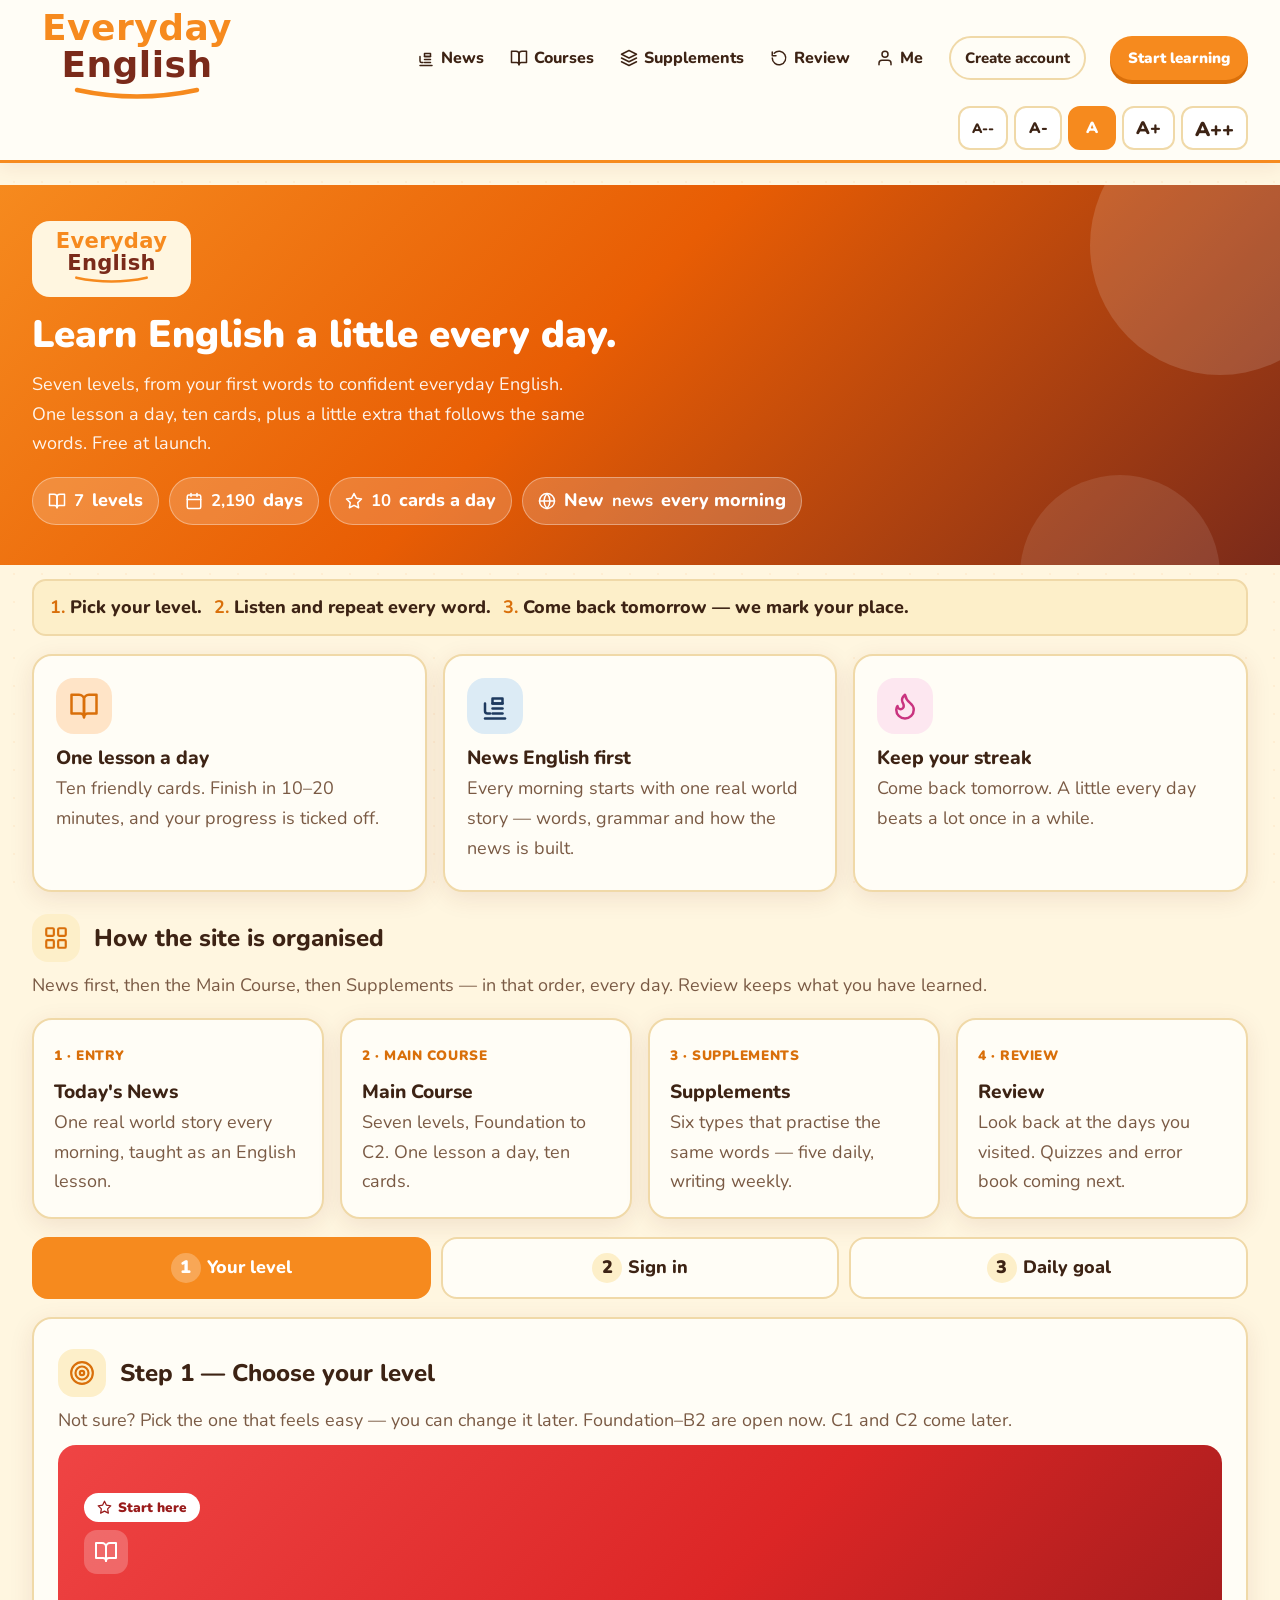
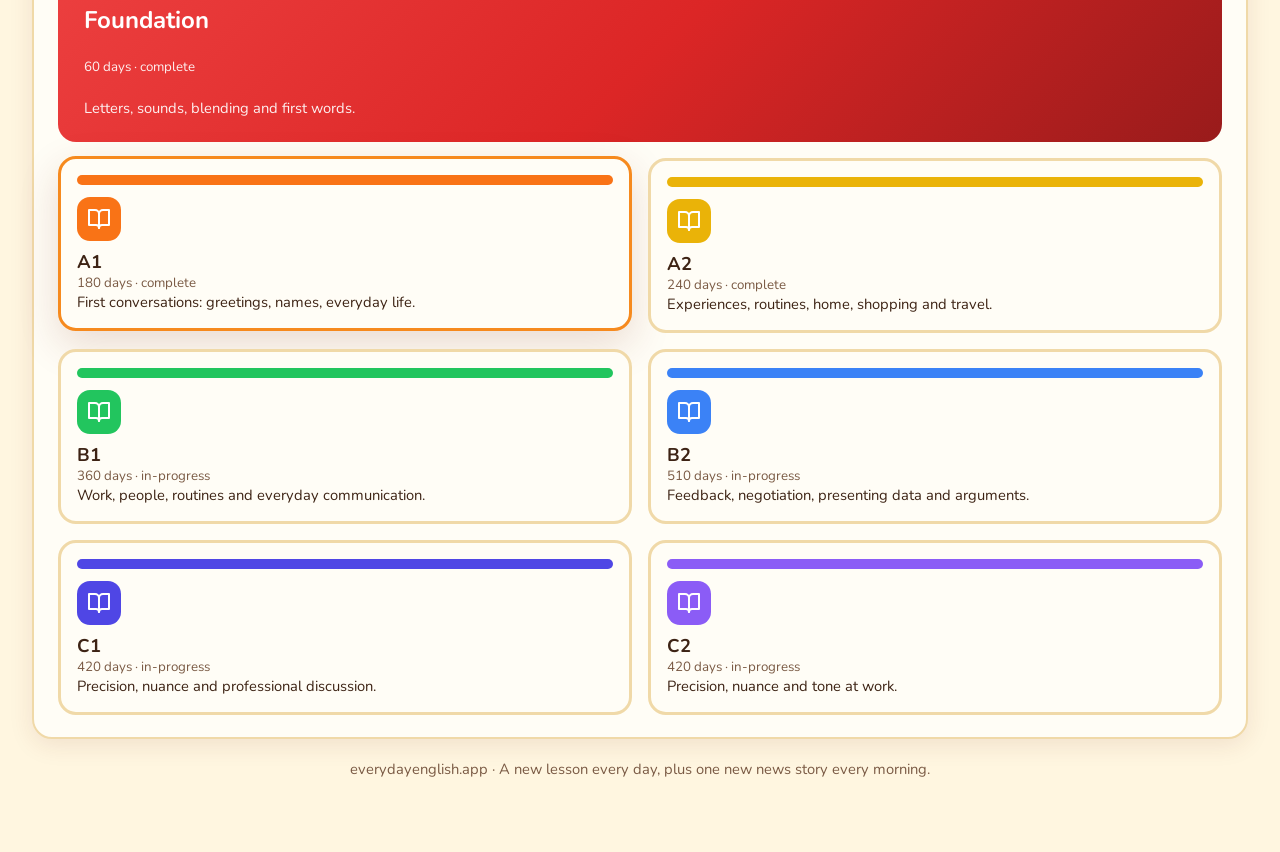
<file: website/index.html>
<!DOCTYPE html>
<html lang="en">
<head>
<meta charset="utf-8">
<meta name="viewport" content="width=device-width, initial-scale=1">
<title>Everyday English — Learn English a little every day</title>
<link rel="stylesheet" href="styles.css">
<style>body{background:#FFF6E0;color:#3D2314;font-family:'Nunito',system-ui,sans-serif}img{max-width:100%}</style>
<script src="data/data.js"></script>
<script src="app.js"></script>
</head>
<body>
<header class="site"><div class="bar">
  <a class="logo" href="home.html"><img src="assets/logo-wordmark-1.svg" alt="Everyday English"></a>
  <nav class="main" aria-label="Main navigation">
    <a href="home.html" data-nav="news"><svg viewBox="0 0 24 24" fill="none" stroke="currentColor" stroke-width="2" stroke-linecap="round" stroke-linejoin="round"><path d="M4 22h16"/><path d="M18 14h-8"/><path d="M18 18h-8"/><path d="M18 10h-8"/><path d="M10 6h8v4h-8zM4 10v6a2 2 0 0 0 2 2h2"/></svg>News</a>
    <a href="courses.html" data-nav="courses"><svg viewBox="0 0 24 24" fill="none" stroke="currentColor" stroke-width="2" stroke-linecap="round" stroke-linejoin="round"><path d="M2 3h6a4 4 0 0 1 4 4v14a3 3 0 0 0-3-3H2z"/><path d="M22 3h-6a4 4 0 0 0-4 4v14a3 3 0 0 1 3-3h7z"/></svg>Courses</a>
    <a href="supplements.html" data-nav="supplements"><svg viewBox="0 0 24 24" fill="none" stroke="currentColor" stroke-width="2" stroke-linecap="round" stroke-linejoin="round"><polygon points="12 2 2 7 12 12 22 7 12 2"/><polyline points="2 17 12 22 22 17"/><polyline points="2 12 12 17 22 12"/></svg>Supplements</a>
    <a href="review.html" data-nav="review"><svg viewBox="0 0 24 24" fill="none" stroke="currentColor" stroke-width="2" stroke-linecap="round" stroke-linejoin="round"><path d="M3 12a9 9 0 1 0 2.6-6.4"/><polyline points="3 4 3 9 8 9"/></svg>Review</a>
    <a href="settings.html" data-nav="me"><svg viewBox="0 0 24 24" fill="none" stroke="currentColor" stroke-width="2" stroke-linecap="round" stroke-linejoin="round"><path d="M20 21v-2a4 4 0 0 0-4-4H8a4 4 0 0 0-4 4v2"/><circle cx="12" cy="7" r="4"/></svg>Me</a>
  </nav>
  <a class="btn small header-cta" href="home.html">Start learning</a>
</div></header>
<div class="wrap">
  <!-- Hero -->
  <section class="hero fullbleed">
    <span class="logo-band"><img src="assets/logo-wordmark-1.svg" alt="Everyday English"></span>
    <h1>Learn English a little every day.</h1>
    <p>Seven levels, from your first words to confident everyday English.
    One lesson a day, ten cards, plus a little extra that follows the same words.
    Free at launch.</p>
    <div class="stat-chips">
      <span class="stat-chip"><svg viewBox="0 0 24 24" fill="none" stroke="currentColor" stroke-width="2" stroke-linecap="round" stroke-linejoin="round"><path d="M2 3h6a4 4 0 0 1 4 4v14a3 3 0 0 0-3-3H2z"/><path d="M22 3h-6a4 4 0 0 0-4 4v14a3 3 0 0 1 3-3h7z"/></svg><b>7</b> levels</span>
      <span class="stat-chip"><svg viewBox="0 0 24 24" fill="none" stroke="currentColor" stroke-width="2" stroke-linecap="round" stroke-linejoin="round"><rect x="3" y="4" width="18" height="18" rx="2"/><line x1="16" y1="2" x2="16" y2="6"/><line x1="8" y1="2" x2="8" y2="6"/><line x1="3" y1="10" x2="21" y2="10"/></svg><b>2,190</b> days</span>
      <span class="stat-chip"><svg viewBox="0 0 24 24" fill="none" stroke="currentColor" stroke-width="2" stroke-linecap="round" stroke-linejoin="round"><polygon points="12 2 15.09 8.26 22 9.27 17 14.14 18.18 21.02 12 17.77 5.82 21.02 7 14.14 2 9.27 8.91 8.26 12 2"/></svg><b>10</b> cards a day</span>
      <span class="stat-chip"><svg viewBox="0 0 24 24" fill="none" stroke="currentColor" stroke-width="2" stroke-linecap="round" stroke-linejoin="round"><circle cx="12" cy="12" r="10"/><line x1="2" y1="12" x2="22" y2="12"/><path d="M12 2a15.3 15.3 0 0 1 4 10 15.3 15.3 0 0 1-4 10 15.3 15.3 0 0 1-4-10 15.3 15.3 0 0 1 4-10z"/></svg>New <b>news</b> every morning</span>
    </div>
  </section>

  <!-- How to use this site: 3 plain steps -->
  <div class="howto">
    <span><b>1.</b> Pick your level.</span>
    <span><b>2.</b> Listen and repeat every word.</span>
    <span><b>3.</b> Come back tomorrow — we mark your place.</span>
  </div>

  <!-- Features -->
  <div class="grid cols3" style="margin-top:18px">
    <div class="feature-card">
      <span class="ic-tile"><svg viewBox="0 0 24 24" fill="none" stroke="currentColor" stroke-width="2" stroke-linecap="round" stroke-linejoin="round"><path d="M2 3h6a4 4 0 0 1 4 4v14a3 3 0 0 0-3-3H2z"/><path d="M22 3h-6a4 4 0 0 0-4 4v14a3 3 0 0 1 3-3h7z"/></svg></span>
      <h3>One lesson a day</h3>
      <p>Ten friendly cards. Finish in 10–20 minutes, and your progress is ticked off.</p>
    </div>
    <div class="feature-card">
      <span class="ic-tile"><svg viewBox="0 0 24 24" fill="none" stroke="currentColor" stroke-width="2" stroke-linecap="round" stroke-linejoin="round"><path d="M4 22h16"/><path d="M18 14h-8"/><path d="M18 18h-8"/><path d="M18 10h-8"/><path d="M10 6h8v4h-8zM4 10v6a2 2 0 0 0 2 2h2"/></svg></span>
      <h3>News English first</h3>
      <p>Every morning starts with one real world story — words, grammar and how the news is built.</p>
    </div>
    <div class="feature-card">
      <span class="ic-tile"><svg viewBox="0 0 24 24" fill="none" stroke="currentColor" stroke-width="2" stroke-linecap="round" stroke-linejoin="round"><path d="M8.5 14.5A2.5 2.5 0 0 0 11 12c0-1.38-.5-2-1-3-1.072-2.143-.224-4.054 2-6 .5 2.5 2 4.9 4 6.5 2 1.6 3 3.5 3 5.5a7 7 0 1 1-14 0c0-1.153.433-2.294 1-3a2.5 2.5 0 0 0 2.5 2.5z"/></svg></span>
      <h3>Keep your streak</h3>
      <p>Come back tomorrow. A little every day beats a lot once in a while.</p>
    </div>
  </div>


  <div class="section-head" style="margin-top:22px">
    <span class="ic-tile"><svg viewBox="0 0 24 24" fill="none" stroke="currentColor" stroke-width="2" stroke-linecap="round" stroke-linejoin="round"><rect x="3" y="3" width="7" height="7" rx="1"/><rect x="14" y="3" width="7" height="7" rx="1"/><rect x="14" y="14" width="7" height="7" rx="1"/><rect x="3" y="14" width="7" height="7" rx="1"/></svg></span>
    <h2>How the site is organised</h2>
  </div>
  <p class="muted">News first, then the Main Course, then Supplements — in that order, every day. Review keeps what you have learned.</p>
  <div class="ia-strip">
    <a class="ia-card" href="home.html"><span class="step-no">1 · ENTRY</span><h3>Today's News</h3><p>One real world story every morning, taught as an English lesson.</p></a>
    <a class="ia-card" href="courses.html"><span class="step-no">2 · MAIN COURSE</span><h3>Main Course</h3><p>Seven levels, Foundation to C2. One lesson a day, ten cards.</p></a>
    <a class="ia-card" href="supplements.html"><span class="step-no">3 · SUPPLEMENTS</span><h3>Supplements</h3><p>Six types that practise the same words — five daily, writing weekly.</p></a>
    <a class="ia-card" href="review.html"><span class="step-no">4 · REVIEW</span><h3>Review</h3><p>Look back at the days you visited. Quizzes and error book coming next.</p></a>
  </div>

  <div class="steps" id="steps">
    <div class="step on" data-step="1"><span class="step-num">1</span>Your level</div>
    <div class="step" data-step="2"><span class="step-num">2</span>Sign in</div>
    <div class="step" data-step="3"><span class="step-num">3</span>Daily goal</div>
  </div>

  <!-- Step 1: level choice -->
  <section class="card" id="step1">
    <div class="section-head">
      <span class="ic-tile"><svg viewBox="0 0 24 24" fill="none" stroke="currentColor" stroke-width="2" stroke-linecap="round" stroke-linejoin="round"><circle cx="12" cy="12" r="10"/><circle cx="12" cy="12" r="6"/><circle cx="12" cy="12" r="2"/></svg></span>
      <h2>Step 1 — Choose your level</h2>
    </div>
    <p class="muted">Not sure? Pick the one that feels easy — you can change it later.
    Foundation–B2 are open now. C1 and C2 come later.</p>
    <div class="grid cols2" id="levelChoices"></div>
  </section>

  <!-- Step 2: sign-in (PLACEHOLDER — Firebase Auth not connected yet) -->
  <section class="card" id="step2" hidden>
    <div class="section-head">
      <span class="ic-tile"><svg viewBox="0 0 24 24" fill="none" stroke="currentColor" stroke-width="2" stroke-linecap="round" stroke-linejoin="round"><path d="M17 21v-2a4 4 0 0 0-4-4H5a4 4 0 0 0-4 4v2"/><circle cx="9" cy="7" r="4"/><path d="M23 21v-2a4 4 0 0 0-3-3.87"/><path d="M16 3.13a4 4 0 0 1 0 7.75"/></svg></span>
      <h2>Step 2 — Create your free account</h2>
    </div>
    <p>Your progress lives in your account, so it follows you from your computer
    to your phone. Without an account you can read today's News, but you cannot
    start a course. We never ask for your gender — only which colour theme you like,
    in Settings.</p>
    <div class="notice"><strong>Preview.</strong> Your account is saved in this browser
    only for now. Your password is never saved or sent anywhere. Real sign-in with
    Google and Apple (Firebase Auth) is the next step — then your progress follows
    you to any device.</div>
    <form id="signupForm" class="gate-card" style="box-shadow:none;padding:0;margin-top:6px">
      <label for="suName">Your name</label>
      <input id="suName" name="name" autocomplete="name" required>
      <label for="suEmail">Email</label>
      <input id="suEmail" name="email" type="email" autocomplete="email" required>
      <label for="suPassword">Choose a password</label>
      <input id="suPassword" name="password" type="password" autocomplete="new-password" minlength="6" required>
      <p><button class="btn" type="submit">Create my free account</button></p>
    </form>
    <p class="small muted">or</p>
    <p>
      <button class="btn google" id="googleBtn">Continue with Google</button>
      <button class="btn apple" id="appleBtn">Continue with Apple</button>
    </p>
    <p class="small muted" id="signinNote"></p>
  </section>

  <!-- Step 3: daily goal + reminder -->
  <section class="card" id="step3" hidden>
    <div class="section-head">
      <span class="ic-tile"><svg viewBox="0 0 24 24" fill="none" stroke="currentColor" stroke-width="2" stroke-linecap="round" stroke-linejoin="round"><circle cx="12" cy="12" r="10"/><polyline points="12 6 12 12 16 14"/></svg></span>
      <h2>Step 3 — Your daily goal</h2>
    </div>
    <label for="goalMinutes">How long will you learn each day?</label>
    <select id="goalMinutes">
      <option value="10">10 minutes — one short lesson</option>
      <option value="20" selected>20 minutes — lesson + extras</option>
      <option value="30">30 minutes — lesson, extras + review</option>
    </select>
    <label for="reminderTime">Remind me at</label>
    <input type="time" id="reminderTime" value="09:00">
    <p class="small muted">Reminders are saved with your account. In this preview they are
    stored in this browser only (placeholder for a push / email reminder).</p>
    <p><button class="btn" id="startBtn">Start learning <svg viewBox="0 0 24 24" fill="none" stroke="currentColor" stroke-width="2" stroke-linecap="round" stroke-linejoin="round"><line x1="5" y1="12" x2="19" y2="12"/><polyline points="12 5 19 12 12 19"/></svg></button></p>
  </section>

  <p class="small muted" style="text-align:center">everydayenglish.app · A new lesson every day,
  plus one new news story every morning.</p>
</div>

<script>
(function () {
  var data = window.EE_DATA, chosen = 'a1';
  var order = ['foundation','a1','a2','b1','b2','c1','c2'];
  var box = document.getElementById('levelChoices');
  order.forEach(function (key) {
    var lv = data.levels[key];
    var open = lv.status !== 'coming-soon';
    var b = document.createElement('button');
    b.className = 'level-choice' + (key === chosen ? ' on' : '') + (key === 'foundation' ? ' featured' : '');
    b.style.setProperty('--level', lv.color);
    b.disabled = !open;
    b.innerHTML = (key === 'foundation' ? '<span class="start-badge">' + EE.icon('star') + ' Start here</span>' : '') +
      '<span class="ic-tile level" style="--level:' + lv.color + '">' + EE.icon('book') + '</span>' +
      '<br><strong>' + lv.name + '</strong><br><span class="muted">' +
      lv.days + ' days · ' + (open ? lv.status : 'coming soon') + '</span><br>' +
      '<span class="small">' + EE.esc(lv.note) + '</span>';
    b.onclick = function () {
      chosen = key;
      box.querySelectorAll('.level-choice').forEach(function (x) { x.classList.remove('on'); });
      b.classList.add('on');
      show(2);
    };
    box.appendChild(b);
  });
  function show(n) {
    document.querySelectorAll('.step').forEach(function (s) {
      s.classList.toggle('on', Number(s.dataset.step) <= n);
    });
    document.getElementById('step2').hidden = n < 2;
    document.getElementById('step3').hidden = n < 3;
    if (n >= 2) document.getElementById('step2').scrollIntoView({behavior:'smooth', block:'start'});
  }
  function demoSignIn(provider) {
    var a = EE.register('Learner', '', provider + ' (demo)');
    var p = EE.progress();
    p.provider = provider + ' (demo — Firebase Auth placeholder)';
    p.level = chosen;
    p.paidEntitlement = false; /* free at launch; flag exists from day one */
    EE.saveProgress(p);
    document.getElementById('signinNote').textContent =
      'Welcome! Your account is saved in this browser for now (' + a.provider + ').';
    show(3);
    document.getElementById('step3').scrollIntoView({behavior:'smooth'});
  }
  document.getElementById('signupForm').addEventListener('submit', function (e) {
    e.preventDefault();
    var name = document.getElementById('suName').value.trim();
    var email = document.getElementById('suEmail').value.trim();
    if (!name || !email) return;
    var a = EE.register(name, email, 'email');
    var p = EE.progress();
    p.level = chosen;
    p.paidEntitlement = false;
    EE.saveProgress(p);
    document.getElementById('signinNote').textContent =
      'Welcome, ' + a.name + '! Your account is saved in this browser for now.';
    show(3);
    document.getElementById('step3').scrollIntoView({behavior:'smooth'});
  });
  document.getElementById('googleBtn').onclick = function () { demoSignIn('Google'); };
  document.getElementById('appleBtn').onclick = function () { demoSignIn('Apple'); };
  document.getElementById('startBtn').onclick = function () {
    var p = EE.progress();
    p.level = chosen;
    p.goalMinutes = Number(document.getElementById('goalMinutes').value);
    p.reminderTime = document.getElementById('reminderTime').value;
    if (!p.currentDay) p.currentDay = 1;
    EE.saveProgress(p);
    location.href = 'home.html';
  };
})();
</script>
<nav class="tabbar" aria-label="App navigation">
  <a href="home.html" data-tab="news"><svg viewBox="0 0 24 24" fill="none" stroke="currentColor" stroke-width="2" stroke-linecap="round" stroke-linejoin="round"><path d="M4 22h16"/><path d="M18 14h-8"/><path d="M18 18h-8"/><path d="M18 10h-8"/><path d="M10 6h8v4h-8zM4 10v6a2 2 0 0 0 2 2h2"/></svg><span>News</span></a>
  <a href="courses.html" data-tab="courses"><svg viewBox="0 0 24 24" fill="none" stroke="currentColor" stroke-width="2" stroke-linecap="round" stroke-linejoin="round"><path d="M2 3h6a4 4 0 0 1 4 4v14a3 3 0 0 0-3-3H2z"/><path d="M22 3h-6a4 4 0 0 0-4 4v14a3 3 0 0 1 3-3h7z"/></svg><span>Courses</span></a>
  <a href="supplements.html" data-tab="supplements"><svg viewBox="0 0 24 24" fill="none" stroke="currentColor" stroke-width="2" stroke-linecap="round" stroke-linejoin="round"><polygon points="12 2 2 7 12 12 22 7 12 2"/><polyline points="2 17 12 22 22 17"/><polyline points="2 12 12 17 22 12"/></svg><span>Supplements</span></a>
  <a href="review.html" data-tab="review"><svg viewBox="0 0 24 24" fill="none" stroke="currentColor" stroke-width="2" stroke-linecap="round" stroke-linejoin="round"><path d="M3 12a9 9 0 1 0 2.6-6.4"/><polyline points="3 4 3 9 8 9"/></svg><span>Review</span></a>
  <a href="settings.html" data-tab="me"><svg viewBox="0 0 24 24" fill="none" stroke="currentColor" stroke-width="2" stroke-linecap="round" stroke-linejoin="round"><path d="M20 21v-2a4 4 0 0 0-4-4H8a4 4 0 0 0-4 4v2"/><circle cx="12" cy="7" r="4"/></svg><span>Me</span></a>
</nav>
</body>
</html>
</file>
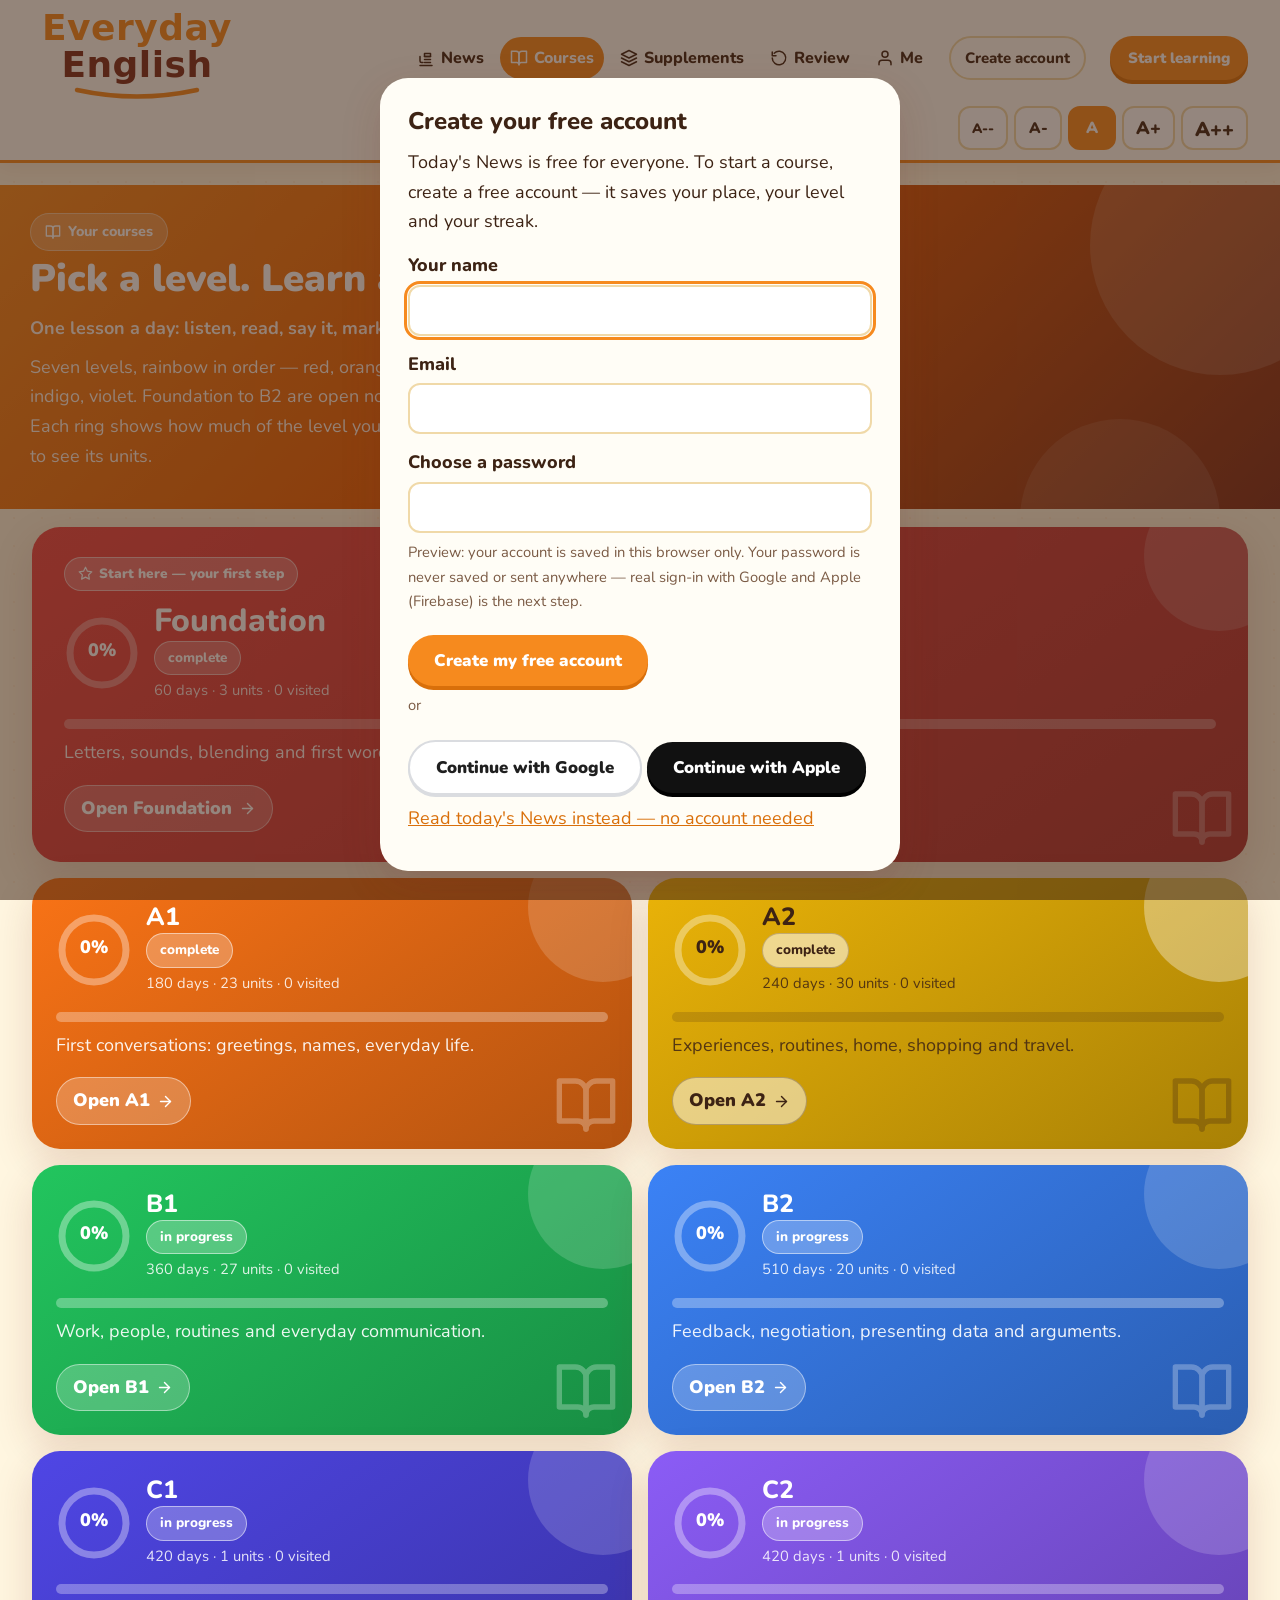
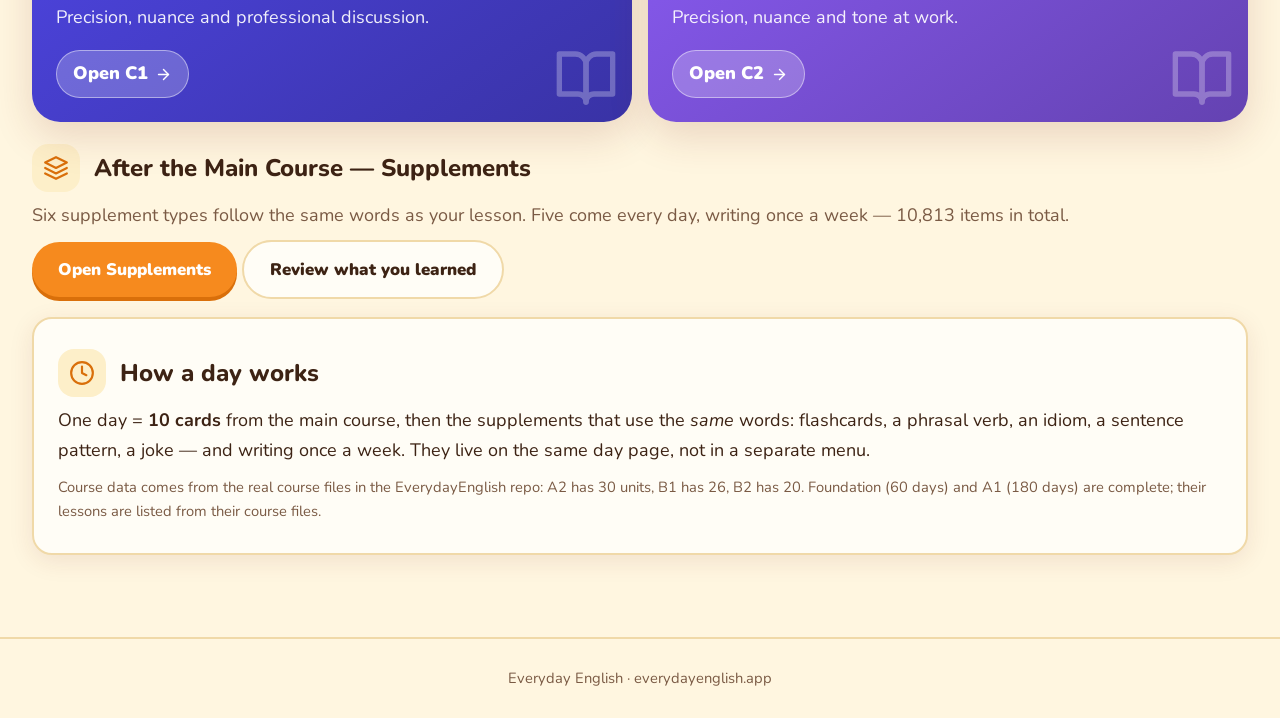
<file: website/courses.html>
<!DOCTYPE html>
<html lang="en">
<head>
<meta charset="utf-8">
<meta name="viewport" content="width=device-width, initial-scale=1">
<title>Courses — Everyday English</title>
<link rel="stylesheet" href="styles.css">
<style>body{background:#FFF6E0;color:#3D2314;font-family:'Nunito',system-ui,sans-serif}img{max-width:100%}</style>
<script src="data/data.js"></script>
<script src="app.js"></script>
</head>
<body>
<header class="site"><div class="bar">
  <a class="logo" href="home.html"><img src="assets/logo-wordmark-1.svg" alt="Everyday English"></a>
  <nav class="main" aria-label="Main navigation">
    <a href="home.html" data-nav="news"><svg viewBox="0 0 24 24" fill="none" stroke="currentColor" stroke-width="2" stroke-linecap="round" stroke-linejoin="round"><path d="M4 22h16"/><path d="M18 14h-8"/><path d="M18 18h-8"/><path d="M18 10h-8"/><path d="M10 6h8v4h-8zM4 10v6a2 2 0 0 0 2 2h2"/></svg>News</a>
    <a href="courses.html" data-nav="courses"><svg viewBox="0 0 24 24" fill="none" stroke="currentColor" stroke-width="2" stroke-linecap="round" stroke-linejoin="round"><path d="M2 3h6a4 4 0 0 1 4 4v14a3 3 0 0 0-3-3H2z"/><path d="M22 3h-6a4 4 0 0 0-4 4v14a3 3 0 0 1 3-3h7z"/></svg>Courses</a>
    <a href="supplements.html" data-nav="supplements"><svg viewBox="0 0 24 24" fill="none" stroke="currentColor" stroke-width="2" stroke-linecap="round" stroke-linejoin="round"><polygon points="12 2 2 7 12 12 22 7 12 2"/><polyline points="2 17 12 22 22 17"/><polyline points="2 12 12 17 22 12"/></svg>Supplements</a>
    <a href="review.html" data-nav="review"><svg viewBox="0 0 24 24" fill="none" stroke="currentColor" stroke-width="2" stroke-linecap="round" stroke-linejoin="round"><path d="M3 12a9 9 0 1 0 2.6-6.4"/><polyline points="3 4 3 9 8 9"/></svg>Review</a>
    <a href="settings.html" data-nav="me"><svg viewBox="0 0 24 24" fill="none" stroke="currentColor" stroke-width="2" stroke-linecap="round" stroke-linejoin="round"><path d="M20 21v-2a4 4 0 0 0-4-4H8a4 4 0 0 0-4 4v2"/><circle cx="12" cy="7" r="4"/></svg>Me</a>
  </nav>
  <a class="btn small header-cta" href="home.html">Start learning</a>
</div></header>

<div class="wrap">
  <section class="hero fullbleed" style="padding:28px 30px">
    <span class="hero-badge"><svg viewBox="0 0 24 24" fill="none" stroke="currentColor" stroke-width="2" stroke-linecap="round" stroke-linejoin="round"><path d="M2 3h6a4 4 0 0 1 4 4v14a3 3 0 0 0-3-3H2z"/><path d="M22 3h-6a4 4 0 0 0-4 4v14a3 3 0 0 1 3-3h7z"/></svg>Your courses</span>
    <h1>Pick a level. Learn a little every day.</h1>
    <p><strong>One lesson a day: listen, read, say it, mark it done.</strong></p>
    <p>Seven levels, rainbow in order — red, orange, yellow, green, blue, indigo, violet.
    Foundation to B2 are open now. C1 and C2 come later. Each ring shows how much of the
    level you have visited. Tap a level to see its units.</p>
  </section>

  <div class="grid cols2" id="levelGrid" style="margin-top:18px"></div>

  <div class="section-head" style="margin-top:22px">
    <span class="ic-tile"><svg viewBox="0 0 24 24" fill="none" stroke="currentColor" stroke-width="2" stroke-linecap="round" stroke-linejoin="round"><polygon points="12 2 2 7 12 12 22 7 12 2"/><polyline points="2 17 12 22 22 17"/><polyline points="2 12 12 17 22 12"/></svg></span>
    <h2>After the Main Course — Supplements</h2>
  </div>
  <p class="muted">Six supplement types follow the same words as your lesson. Five come every day, writing once a week — 10,813 items in total.</p>
  <p><a class="btn" href="supplements.html">Open Supplements</a> <a class="btn ghost" href="review.html">Review what you learned</a></p>

  <section class="card">
    <div class="section-head">
      <span class="ic-tile"><svg viewBox="0 0 24 24" fill="none" stroke="currentColor" stroke-width="2" stroke-linecap="round" stroke-linejoin="round"><circle cx="12" cy="12" r="10"/><polyline points="12 6 12 12 16 14"/></svg></span>
      <h2>How a day works</h2>
    </div>
    <p>One day = <strong>10 cards</strong> from the main course, then the supplements that use
    the <em>same</em> words: flashcards, a phrasal verb, an idiom, a sentence pattern,
    a joke — and writing once a week. They live on the same day page, not in a separate menu.</p>
    <p class="small muted">Course data comes from the real course files in the EverydayEnglish repo:
    A2 has 30 units, B1 has 26, B2 has 20. Foundation (60 days) and A1 (180 days) are
    complete; their lessons are listed from their course files.</p>
  </section>
</div>

<footer class="site"><p class="small muted">Everyday English · everydayenglish.app</p></footer>

<script>
(function () {
  var data = window.EE_DATA;
  var order = ['foundation','a1','a2','b1','b2','c1','c2'];
  var grid = document.getElementById('levelGrid');
  order.forEach(function (key) {
    var lv = data.levels[key];
    var units = (data.units[key] || []).length;
    var total = lv.days;
    var vc = EE.visitedCount(key, total);
    var pct = total ? Math.round(100 * vc.done / total) : 0;
    var open = lv.status !== 'coming-soon';
    var a = document.createElement('a');
    a.className = 'level-card' + (open ? '' : ' coming') + (key === 'foundation' ? ' featured' : '');
    a.setAttribute('data-level', key);
    a.style.setProperty('--level', lv.color);
    a.href = open ? 'level.html?level=' + key : '#';
    if (!open) { a.onclick = function (e) { e.preventDefault(); }; }
    a.innerHTML =
      '<span class="big-icon">' + EE.icon('book') + '</span>' +
      (key === 'foundation' ? '<span class="start-badge">' + EE.icon('star') + ' Start here — your first step</span>' : '') +
      '<div class="top"><span class="ring">' + EE.ring(vc.done, vc.total, lv.color, 76) + '</span>' +
      '<div class="body"><h3>' + lv.name + '</h3>' +
      '<span class="pill level" data-level="' + key + '">' + lv.status.replace('-', ' ') + '</span><br>' +
      '<span class="small">' + total + ' days · ' + units + ' units · ' + vc.done + ' visited</span></div></div>' +
      '<div class="progress"><i style="width:' + pct + '%"></i></div>' +
      '<p>' + EE.esc(lv.note) + '</p>' +
      '<span class="go">' + (open ? 'Open ' + lv.name + ' ' + EE.icon('arrow') : 'Coming later') + '</span>';
    grid.appendChild(a);
  });
})();
</script>
<nav class="tabbar" aria-label="App navigation">
  <a href="home.html" data-tab="news"><svg viewBox="0 0 24 24" fill="none" stroke="currentColor" stroke-width="2" stroke-linecap="round" stroke-linejoin="round"><path d="M4 22h16"/><path d="M18 14h-8"/><path d="M18 18h-8"/><path d="M18 10h-8"/><path d="M10 6h8v4h-8zM4 10v6a2 2 0 0 0 2 2h2"/></svg><span>News</span></a>
  <a href="courses.html" data-tab="courses"><svg viewBox="0 0 24 24" fill="none" stroke="currentColor" stroke-width="2" stroke-linecap="round" stroke-linejoin="round"><path d="M2 3h6a4 4 0 0 1 4 4v14a3 3 0 0 0-3-3H2z"/><path d="M22 3h-6a4 4 0 0 0-4 4v14a3 3 0 0 1 3-3h7z"/></svg><span>Courses</span></a>
  <a href="supplements.html" data-tab="supplements"><svg viewBox="0 0 24 24" fill="none" stroke="currentColor" stroke-width="2" stroke-linecap="round" stroke-linejoin="round"><polygon points="12 2 2 7 12 12 22 7 12 2"/><polyline points="2 17 12 22 22 17"/><polyline points="2 12 12 17 22 12"/></svg><span>Supplements</span></a>
  <a href="review.html" data-tab="review"><svg viewBox="0 0 24 24" fill="none" stroke="currentColor" stroke-width="2" stroke-linecap="round" stroke-linejoin="round"><path d="M3 12a9 9 0 1 0 2.6-6.4"/><polyline points="3 4 3 9 8 9"/></svg><span>Review</span></a>
  <a href="settings.html" data-tab="me"><svg viewBox="0 0 24 24" fill="none" stroke="currentColor" stroke-width="2" stroke-linecap="round" stroke-linejoin="round"><path d="M20 21v-2a4 4 0 0 0-4-4H8a4 4 0 0 0-4 4v2"/><circle cx="12" cy="7" r="4"/></svg><span>Me</span></a>
</nav>
</body>
</html>
</file>
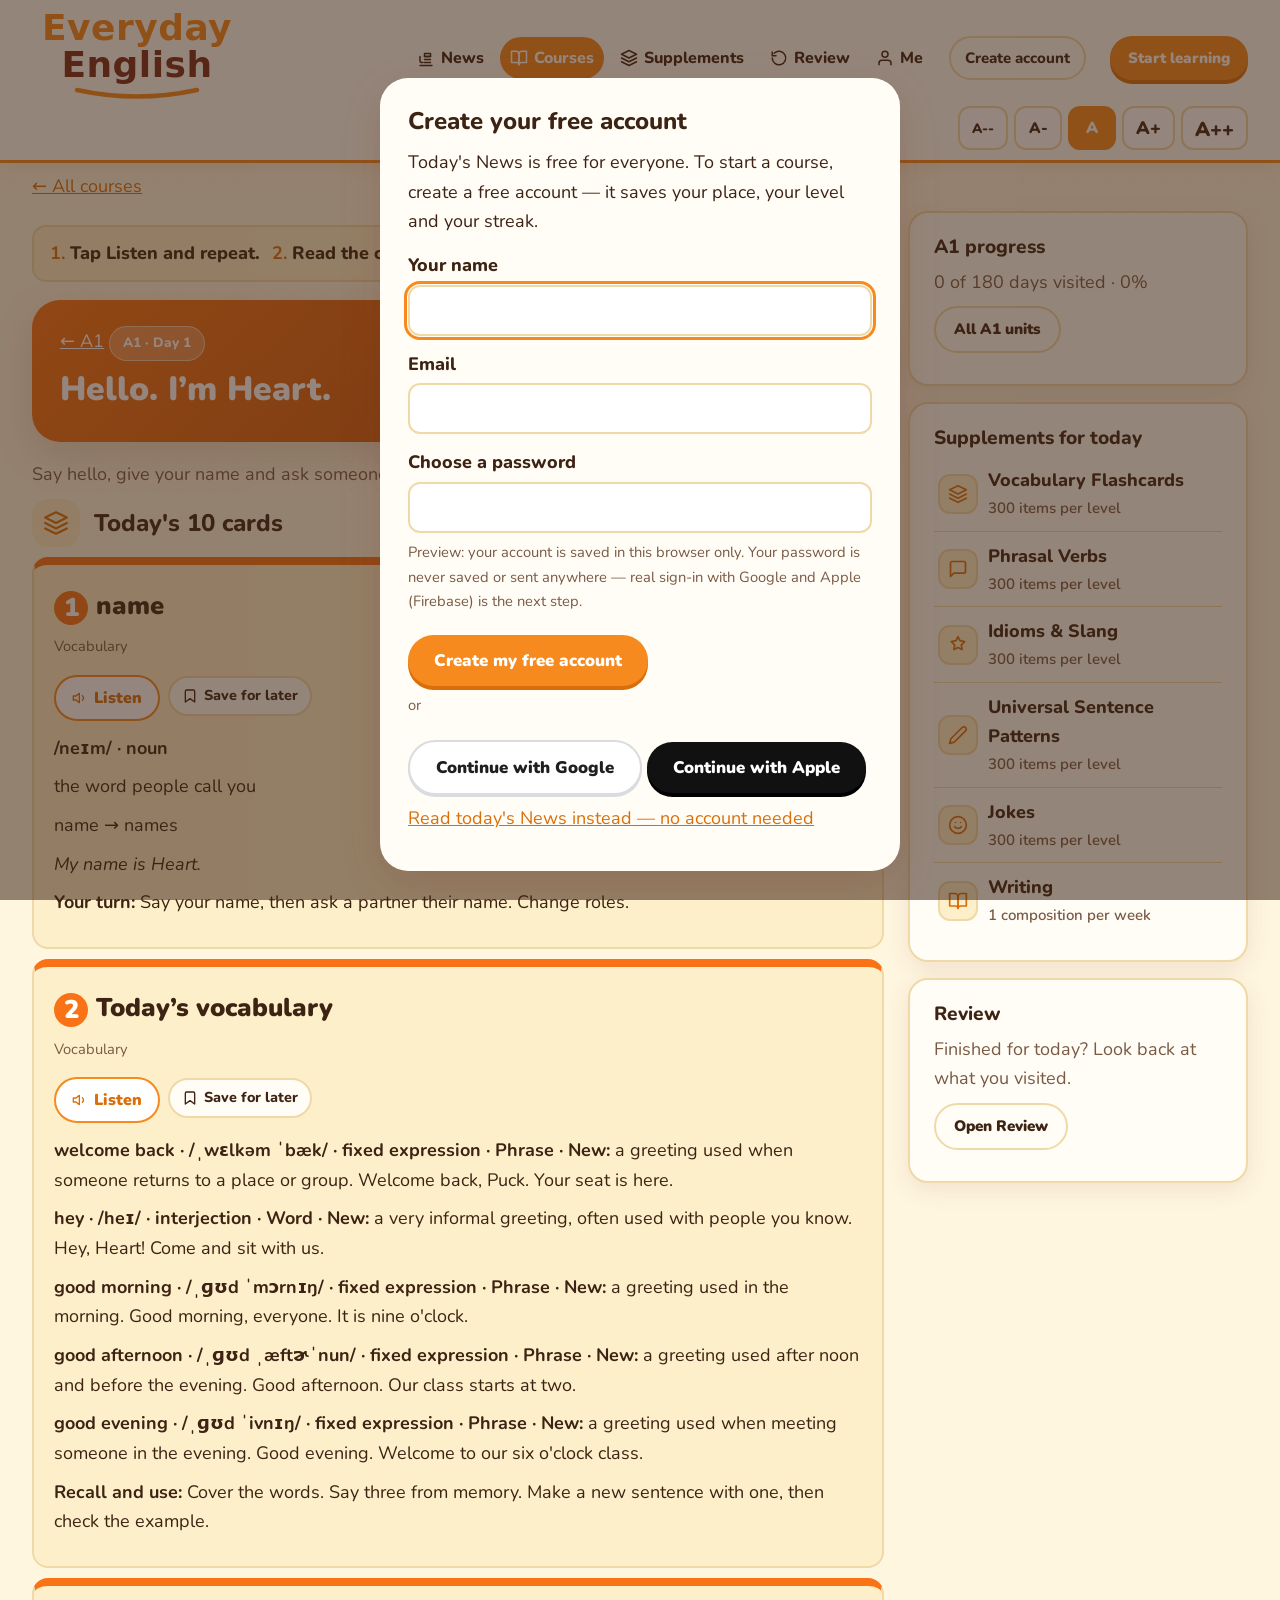
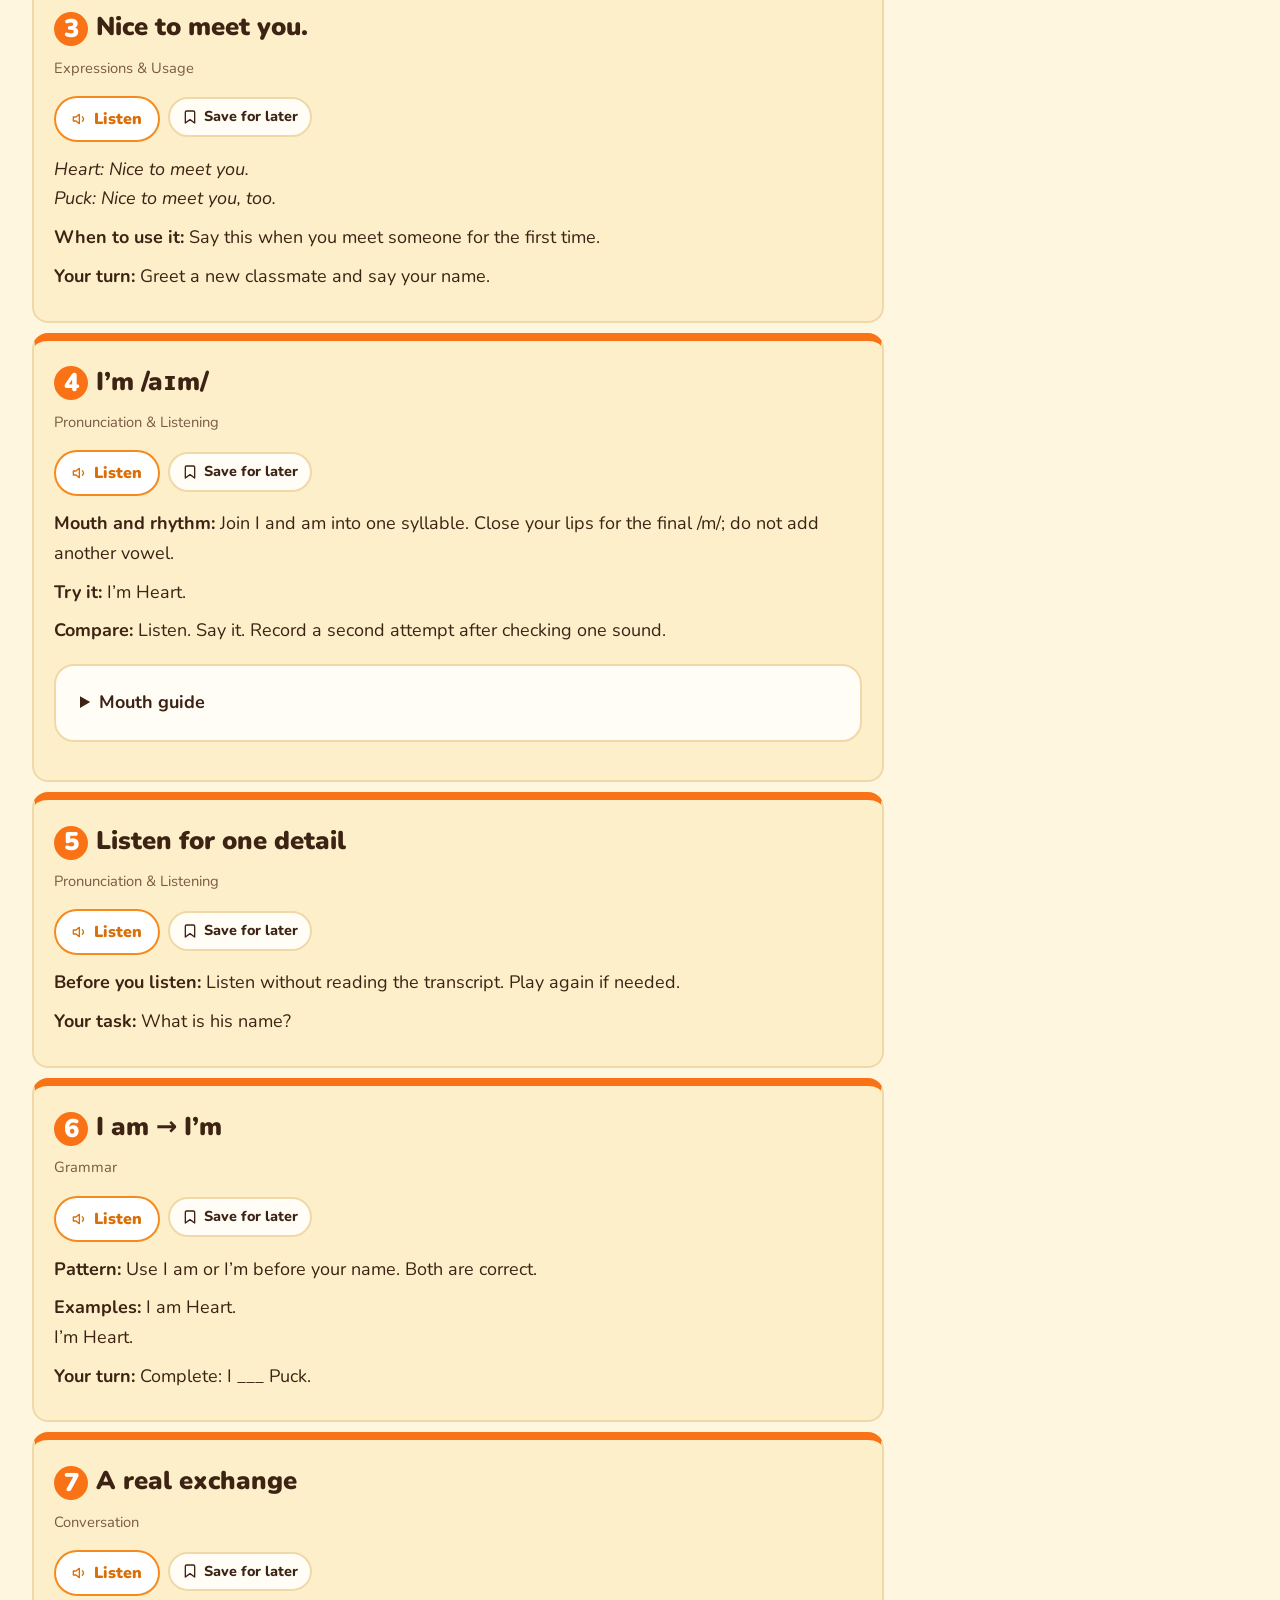
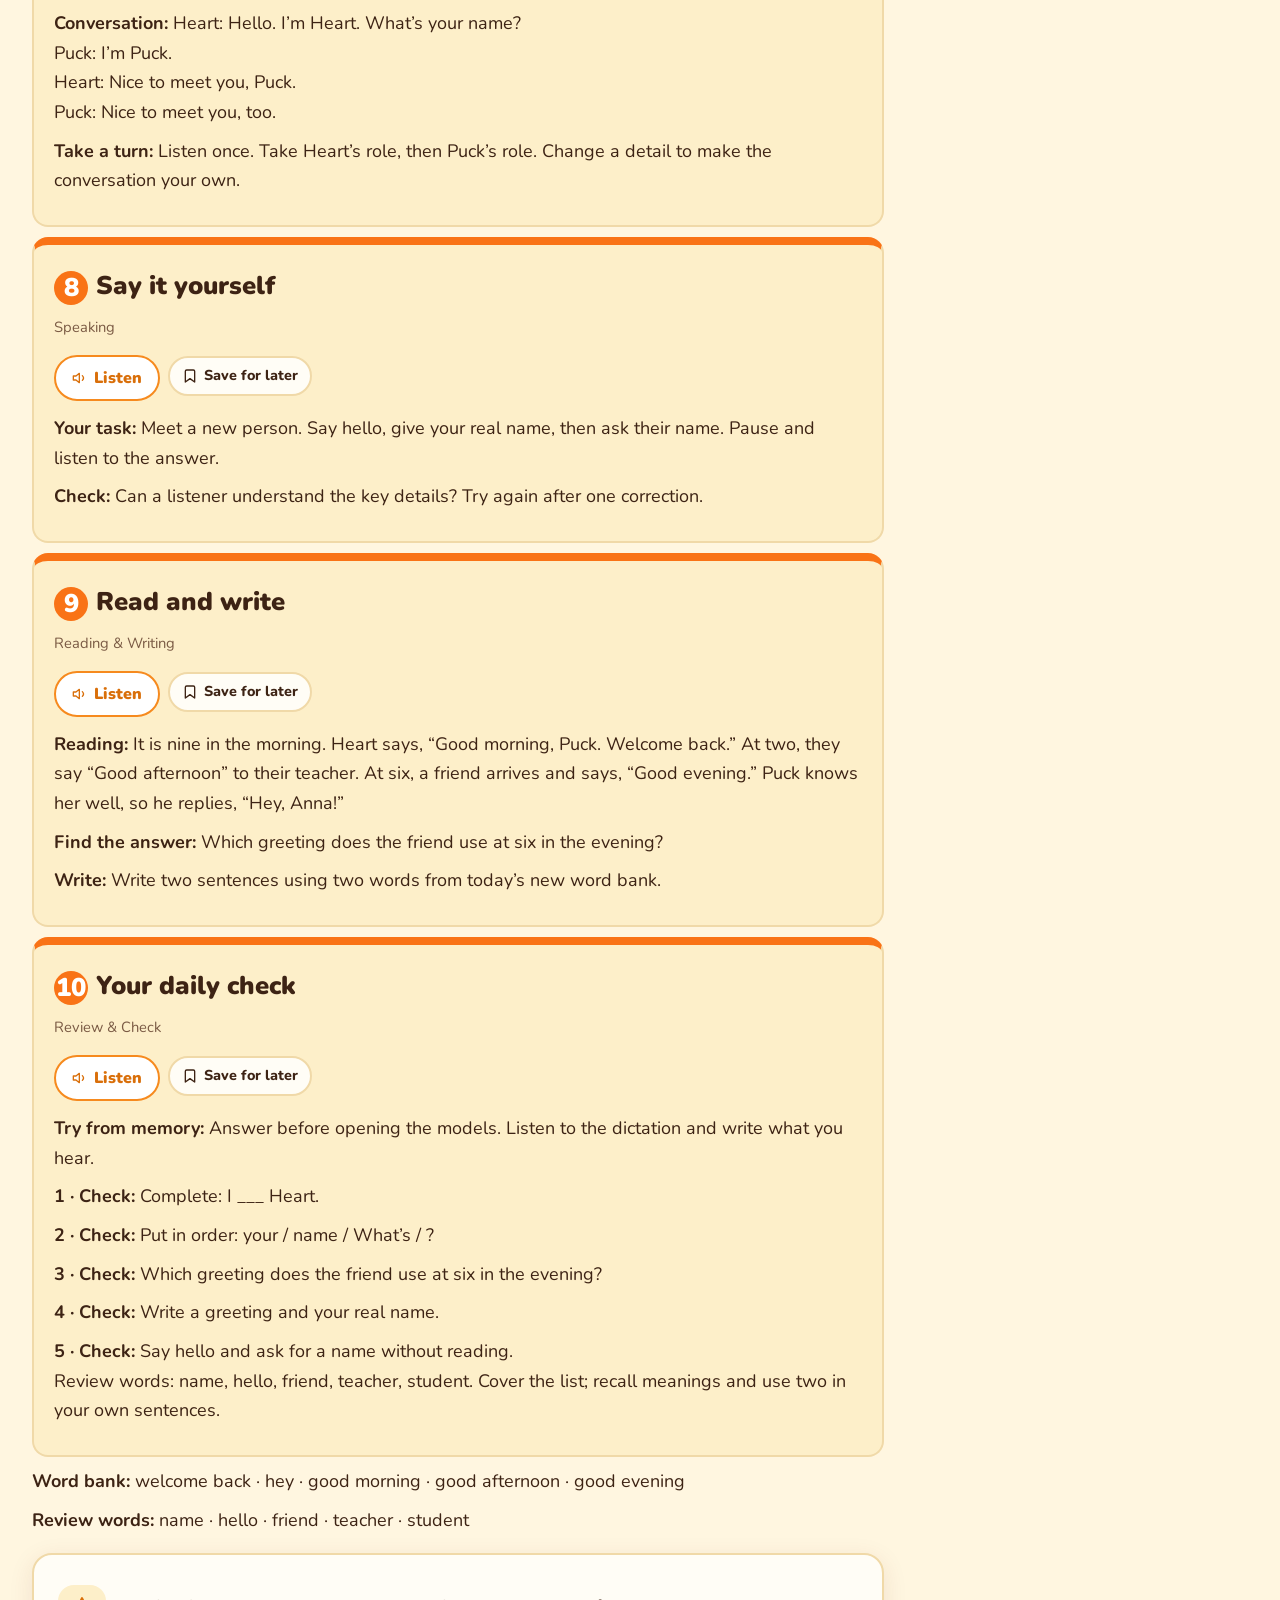
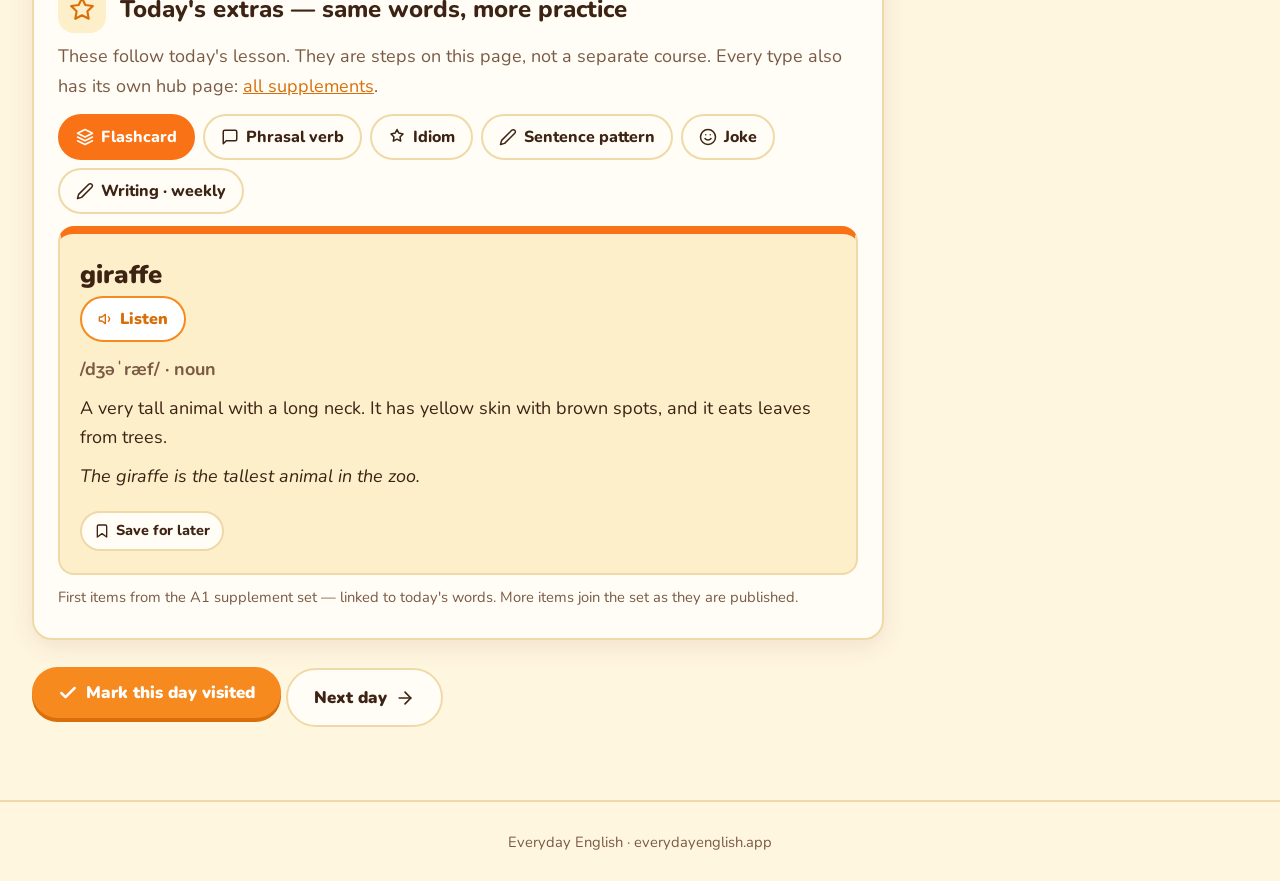
<file: website/day.html>
<!DOCTYPE html>
<html lang="en">
<head>
<meta charset="utf-8">
<meta name="viewport" content="width=device-width, initial-scale=1">
<title>Today's lesson — Everyday English</title>
<link rel="stylesheet" href="styles.css">
<style>body{background:#FFF6E0;color:#3D2314;font-family:'Nunito',system-ui,sans-serif}img{max-width:100%}</style>
<script src="data/data.js"></script>
<script src="data/supplements.js"></script>
<script src="app.js"></script>
</head>
<body>
<header class="site"><div class="bar">
  <a class="logo" href="home.html"><img src="assets/logo-wordmark-1.svg" alt="Everyday English"></a>
  <nav class="main" aria-label="Main navigation">
    <a href="home.html" data-nav="news"><svg viewBox="0 0 24 24" fill="none" stroke="currentColor" stroke-width="2" stroke-linecap="round" stroke-linejoin="round"><path d="M4 22h16"/><path d="M18 14h-8"/><path d="M18 18h-8"/><path d="M18 10h-8"/><path d="M10 6h8v4h-8zM4 10v6a2 2 0 0 0 2 2h2"/></svg>News</a>
    <a href="courses.html" data-nav="courses"><svg viewBox="0 0 24 24" fill="none" stroke="currentColor" stroke-width="2" stroke-linecap="round" stroke-linejoin="round"><path d="M2 3h6a4 4 0 0 1 4 4v14a3 3 0 0 0-3-3H2z"/><path d="M22 3h-6a4 4 0 0 0-4 4v14a3 3 0 0 1 3-3h7z"/></svg>Courses</a>
    <a href="supplements.html" data-nav="supplements"><svg viewBox="0 0 24 24" fill="none" stroke="currentColor" stroke-width="2" stroke-linecap="round" stroke-linejoin="round"><polygon points="12 2 2 7 12 12 22 7 12 2"/><polyline points="2 17 12 22 22 17"/><polyline points="2 12 12 17 22 12"/></svg>Supplements</a>
    <a href="review.html" data-nav="review"><svg viewBox="0 0 24 24" fill="none" stroke="currentColor" stroke-width="2" stroke-linecap="round" stroke-linejoin="round"><path d="M3 12a9 9 0 1 0 2.6-6.4"/><polyline points="3 4 3 9 8 9"/></svg>Review</a>
    <a href="settings.html" data-nav="me"><svg viewBox="0 0 24 24" fill="none" stroke="currentColor" stroke-width="2" stroke-linecap="round" stroke-linejoin="round"><path d="M20 21v-2a4 4 0 0 0-4-4H8a4 4 0 0 0-4 4v2"/><circle cx="12" cy="7" r="4"/></svg>Me</a>
  </nav>
  <a class="btn small header-cta" href="home.html">Start learning</a>
</div></header>

<div class="wrap" id="page">
  <p id="crumb"><a href="courses.html">← All courses</a></p>
  <div class="layout">
  <div class="layout-main">
  <div class="howto">
    <span><b>1.</b> Tap Listen and repeat.</span>
    <span><b>2.</b> Read the cards.</span>
    <span><b>3.</b> Tap Mark this day visited.</span>
  </div>
  <div id="lesson"></div>

  <!-- Supplements: tabs on the SAME day page, not a separate menu (CI) -->
  <section class="card">
    <div class="section-head">
      <span class="ic-tile"><svg viewBox="0 0 24 24" fill="none" stroke="currentColor" stroke-width="2" stroke-linecap="round" stroke-linejoin="round"><polygon points="12 2 15.09 8.26 22 9.27 17 14.14 18.18 21.02 12 17.77 5.82 21.02 7 14.14 2 9.27 8.91 8.26 12 2"/></svg></span>
      <h2>Today's extras — same words, more practice</h2>
    </div>
    <p class="muted">These follow today's lesson. They are steps on this page, not a separate course. Every type also has its own hub page: <a href="supplements.html">all supplements</a>.</p>
    <div class="tabs" id="tabs" style="--level:#F68A1E"></div>
    <div id="panes"></div>
  </section>

  </div>
  <aside class="sidebar" id="daySide"></aside>
  </div>

  <p><button class="btn" id="doneBtn">Mark this day visited</button>
  <a class="btn ghost" id="nextBtn" href="#">Next day <svg viewBox="0 0 24 24" fill="none" stroke="currentColor" stroke-width="2" stroke-linecap="round" stroke-linejoin="round"><line x1="5" y1="12" x2="19" y2="12"/><polyline points="12 5 19 12 12 19"/></svg></a></p>
</div>

<footer class="site"><p class="small muted">Everyday English · everydayenglish.app</p></footer>

<script>
(function () {
  var params = new URLSearchParams(location.search);
  var level = params.get('level') || 'a1';
  var day = Number(params.get('day') || 1);
  var data = window.EE_DATA;
  var lv = data.levels[level];
  var box = document.getElementById('lesson');
  if (!lv) { box.innerHTML = '<h1>Lesson not found</h1>'; return; }
  document.title = lv.name + ' Day ' + day + ' — Everyday English';
  document.documentElement.style.setProperty('--level', lv.color);
  document.getElementById('tabs').style.setProperty('--level', lv.color);

  function pad(n) { return ('00' + n).slice(-3); }
  function pad2(n) { return ('0' + n).slice(-2); }
  function br(s) { return EE.esc(s == null ? '' : s).replace(/\n/g, '<br>'); }
  function secHead(icon, text) {
    return '<div class="section-head"><span class="ic-tile">' + EE.icon(icon) + '</span><h2>' + EE.esc(text) + '</h2></div>';
  }
  function answerBox(summary, inner) {
    return '<details class="card flat"><summary><strong>' + EE.esc(summary) + '</strong></summary><div style="margin-top:8px">' + inner + '</div></details>';
  }

  /* ---- Load one JSON file. The live site is served from website/ only,
     so course files come from the repo on GitHub (raw.githubusercontent.com
     allows cross-origin fetch); the relative bases still work when the
     repo root is served (local dev) or website/content/ exists. ---- */
  function fetchJSON(rel) {
    var bases = ['https://raw.githubusercontent.com/JR168899/EverydayEnglish/main/content/', '../content/', '../repo/content/', 'content/'];
    var i = 0;
    function next() {
      if (i >= bases.length) return Promise.reject(new Error('content not found: ' + rel));
      var url = bases[i++] + rel;
      return fetch(url).then(function (r) {
        if (!r.ok) return next();
        return r.json();
      }).catch(function () { return next(); });
    }
    return next();
  }

  /* ---- Lesson title from the bundled title lists (before the fetch returns) ---- */
  function titleFromData() {
    var title = 'Day ' + day;
    if (level === 'a1' && data.a1Lessons) {
      var l = data.a1Lessons.find(function (x) { return x.day === day; });
      if (l) title = l.title;
    } else if (level === 'foundation' && data.foundationLessons) {
      var f = data.foundationLessons.find(function (x) { return x.day === day; });
      if (f) title = f.title;
    } else if (data.unitLessons && data.unitLessons[level]) {
      Object.keys(data.unitLessons[level]).forEach(function (u) {
        data.unitLessons[level][u].forEach(function (x) { if (x.day === day) title = x.title; });
      });
    }
    return title;
  }

  function lessonHead(title) {
    return '<section class="lesson-head" data-level="' + level + '" style="--level:' + lv.color + '">' +
      '<p style="margin:0"><a href="level.html?level=' + level + '" style="color:inherit">← ' + EE.esc(lv.name) + '</a> ' +
      '<span class="pill level" data-level="' + level + '">' + EE.esc(lv.name) + ' · Day ' + day + '</span></p>' +
      '<h1>' + EE.esc(title) + '</h1></section>';
  }

  /* ============ A2 / B1 / B2: one lesson from a unit file ============ */
  function renderUnitLesson(L) {
    var html = '<p class="muted">' + EE.esc(L.goal || '') + '</p>';
    html += '<div class="grammar-block" style="--level:' + lv.color + '"><p><strong>Expression:</strong> ' + EE.esc(L.expression || '') + ' — ' + EE.esc(L.use || '') + '</p>' +
      '<p><strong>Grammar:</strong> ' + EE.esc(L.grammar || '') + '. ' + EE.esc(L.pattern || '') + '</p>' +
      EE.speakBtn((L.expression || '') + '. ' + (L.use || '') + '. ' + (L.grammar || '') + '. ' + (L.pattern || '')) +
      EE.saveBtn({ level: level, day: day, kind: 'expression', index: '0', word: L.expression || 'Expression', title: 'Expression', definition: L.use || '', example: L.example || '' }) + '</div>';
    if (L.example) html += '<p><strong>Example:</strong> ' + EE.speakBtn(L.example) + ' ' + EE.esc(L.example) + '</p>';
    if (L.task) html += answerBox('Try it: ' + L.task, 'Answer: <strong>' + EE.esc(L.answer || '') + '</strong>');
    if (L.mainWord && L.mainWord.word) {
      var mw = L.mainWord;
      html += secHead('star', 'Today\'s main word');
      html += '<div class="flashcard" style="--level:' + lv.color + '"><div class="word speakable" data-speak="' + EE.esc(mw.word) + '">' + EE.esc(mw.word) + '</div>' +
        EE.speakBtn(mw.word + '. ' + (mw.example || mw.definition || '')) +
        '<p class="ipa">' + EE.esc(mw.ipa || '') + ' · ' + EE.esc(mw.pos || '') + '</p>' +
        '<p>' + EE.esc(mw.definition || '') + '</p><p><em>' + EE.esc(mw.example || '') + '</em></p>' +
        (L.mainWordForms ? '<p class="small muted">' + EE.esc(L.mainWordForms) + '</p>' : '') +
        EE.saveBtn({ level: level, day: day, kind: 'mainword', index: '0', word: mw.word, title: 'Main word', definition: mw.definition || '', example: mw.example || '' }) + '</div>';
    }
    if (L.newItems && L.newItems.length) {
      html += secHead('book', 'New words today');
      L.newItems.forEach(function (w, i) {
        html += '<div class="flashcard" style="--level:' + lv.color + '"><div class="word speakable" data-speak="' + EE.esc(w.word) + '">' + EE.esc(w.word) + '</div>' +
          EE.speakBtn(w.word + '. ' + (w.example || w.definition || '')) +
          '<p class="ipa">' + EE.esc(w.ipa || '') + ' · ' + EE.esc(w.pos || '') + '</p>' +
          '<p>' + EE.esc(w.definition || '') + '</p><p><em>' + EE.esc(w.example || '') + '</em></p>' +
          EE.saveBtn({ level: level, day: day, kind: 'newword', index: String(i), word: w.word, title: 'New word', definition: w.definition || '', example: w.example || '' }) + '</div>';
      });
    }
    if (L.sound || L.model) {
      html += secHead('speaker', 'Pronunciation');
      if (L.sound) html += '<p>' + EE.speakBtn(L.sound) + ' ' + EE.esc(L.sound) + '</p>';
      if (L.model) html += '<p><strong>Model:</strong> ' + EE.speakBtn(L.model) + ' ' + EE.esc(L.model) + '</p>';
    }
    if (L.context && L.context.length) {
      html += secHead('chat', 'In context');
      html += '<div class="card flat"><p>' + L.context.map(function (line) { return EE.speakBtn(line) + ' ' + EE.esc(line); }).join('<br>') + '</p></div>';
    }
    if (L.dialogue && L.dialogue.length) {
      html += secHead('chat', 'Dialogue');
      html += '<div class="card flat"><p>' + L.dialogue.map(function (line) { return EE.speakBtn(line) + ' ' + EE.esc(line); }).join('<br>') + '</p></div>';
    }
    if (L.listening) {
      html += secHead('speaker', 'Listening');
      html += '<p>' + EE.speakBtn(L.listening) + ' ' + EE.esc(L.listening) + '</p>';
      html += EE.saveBtn({ level: level, day: day, kind: 'listening', index: '0', word: 'Listening', title: 'Listening', definition: (L.listening || '').slice(0, 300), example: L.question || '' });
      if (L.question) html += '<p><strong>Question:</strong> ' + EE.esc(L.question) + '</p>' +
        answerBox('Show the answer', EE.esc(L.correct || '') + (L.other ? ' <span class="muted">(not: ' + EE.esc(L.other) + ')</span>' : ''));
    }
    if (L.reading) {
      html += secHead('book', 'Reading');
      html += '<div class="card flat"><p>' + EE.speakBtn(L.reading) + ' ' + br(L.reading) + '</p></div>';
      html += EE.saveBtn({ level: level, day: day, kind: 'reading', index: '0', word: 'Reading', title: 'Reading', definition: (L.reading || '').slice(0, 300), example: L.readingQ || '' });
      if (L.readingQ) html += '<div class="grammar-block" style="--level:' + lv.color + '"><p><strong>Check:</strong> ' + EE.esc(L.readingQ) + '<br><span class="muted">' + EE.esc(L.readingA || '') + '</span></p></div>';
    }
    html += secHead('users', 'Your turn');
    if (L.speaking) html += '<p>' + EE.speakBtn(L.speaking) + ' ' + EE.esc(L.speaking) + '</p>';
    if (L.wordTask) html += '<p><strong>Word task:</strong> ' + EE.esc(L.wordTask) + '</p>';
    if (L.expressionTask) html += '<p><strong>Expression task:</strong> ' + EE.esc(L.expressionTask) + '</p>';
    if (L.speakingSample) html += answerBox('Model answer — speaking', br(L.speakingSample));
    if (L.wordSample) html += answerBox('Model answer — words', br(L.wordSample));
    if (L.writing) html += '<p><strong>Writing:</strong> ' + EE.speakBtn(L.writing) + ' ' + EE.esc(L.writing) + '</p>';
    if (L.writingSample) html += answerBox('Model answer — writing', br(L.writingSample));
    if (L.reviewWords && L.reviewWords.length) html += '<p><strong>Review words:</strong> ' + L.reviewWords.map(EE.esc).join(' · ') + '</p>';
    return html;
  }

  /* ============ A1 / Foundation: 10 practice cards built from sections ============ */
  var KNOWN_SECTIONS = ['Pronunciation & form', 'Meaning', 'Word forms', 'In context', 'Your turn'];
  function secOf(card, label) {
    var s = (card.sections || []).find(function (x) { return x[0] === label; });
    return s ? s[1] : '';
  }
  function renderPracticeCard(c) {
    var pron = secOf(c, 'Pronunciation & form') || c.pronunciation || '';
    var meaning = secOf(c, 'Meaning') || c.meaning || '';
    var forms = secOf(c, 'Word forms') || c.forms || '';
    var context = secOf(c, 'In context') || c.context || '';
    var yourTurn = secOf(c, 'Your turn') || c.yourTurn || '';
    var sayParts = [c.title, c.introduction || ''];
    (c.sections || []).forEach(function (x) { sayParts.push(x[1]); });
    var say = c.titleAudio || sayParts.join(' ');
    var html = '<div class="flashcard" style="--level:' + lv.color + '">' +
      '<div class="word speakable" data-speak="' + EE.esc(c.title) + '"><span class="num-badge" style="background:' + lv.color + '">' + c.number + '</span>' + EE.esc(c.title) + '</div>' +
      '<p class="small muted">' + EE.esc(c.type || '') + '</p>' +
      EE.speakBtn(say) +
      EE.saveBtn({ level: level, day: day, kind: 'practice', index: String(c.number), word: c.title, title: c.type || 'Practice card', definition: (meaning || '').slice(0, 300), example: (context || '').slice(0, 300) });
    if (c.letterDisplay) html += '<p><strong>' + EE.esc(c.letterDisplay) + '</strong></p>';
    if (pron) html += '<p><strong>' + EE.esc(pron) + '</strong></p>';
    if (meaning) html += '<p>' + EE.esc(meaning) + '</p>';
    if (forms) html += '<p>' + EE.esc(forms) + '</p>';
    if (context) html += '<p><em>' + br(context) + '</em></p>';
    (c.sections || []).forEach(function (x, i) {
      if (KNOWN_SECTIONS.indexOf(x[0]) !== -1) return;
      var audio = (c.sectionAudio && c.sectionAudio[i]) || '';
      html += '<p>' + (audio ? EE.speakBtn(audio) + ' ' : '') + '<strong>' + EE.esc(x[0]) + ':</strong> ' + br(x[1]) + '</p>';
    });
    if (yourTurn) html += '<p><strong>Your turn:</strong> ' + EE.esc(yourTurn) + '</p>';
    if (c.articulation && c.articulation.length) {
      var art = c.articulation.map(function (a) {
        var t = '';
        if (a.audioText) t += EE.speakBtn(a.audioText) + ' ';
        t += '<strong>' + EE.esc(a.label || '') + (a.ipa ? ' ' + EE.esc(a.ipa) : '') + (a.sequence ? ' — ' + EE.esc(a.sequence) : '') + '</strong>';
        if (a.notes && a.notes.length) t += '<br>' + a.notes.map(EE.esc).join('<br>');
        if (a.note) t += '<br><span class="muted">' + EE.esc(a.note) + '</span>';
        return '<p>' + t + '</p>';
      }).join('');
      html += answerBox('Mouth guide', art);
    }
    html += '</div>';
    return html;
  }

  function renderA1Lesson(L) {
    var html = '<p class="muted">' + EE.esc(L.goal || '') + '</p>';
    html += secHead('layers', 'Today\'s 10 cards');
    (L.cards || []).forEach(function (c) { html += renderPracticeCard(c); });
    if (L.wordBank && L.wordBank.length) html += '<p><strong>Word bank:</strong> ' + L.wordBank.map(EE.esc).join(' · ') + '</p>';
    if (L.reviewWords && L.reviewWords.length) html += '<p><strong>Review words:</strong> ' + L.reviewWords.map(EE.esc).join(' · ') + '</p>';
    return html;
  }

  function renderFoundationLesson(L) {
    var html = '';
    if (L.kind === 'checkpoint') html += '<p class="muted"><strong>Checkpoint</strong> — ' + EE.esc(L.focus || '') + '</p>';
    html += '<p class="muted">' + EE.esc(L.goal || '') + '</p>';
    if (L.cue) html += '<p>' + EE.esc(L.cue) + '</p>';
    if (L.words && L.words.length) {
      html += secHead('layers', 'Today\'s letters and words');
      html += L.words.map(function (w, i) {
        var audio = (L.wordAudioText && L.wordAudioText[w[0]]) || w[0];
        return '<div class="flashcard" style="--level:' + lv.color + '"><div class="word speakable" data-speak="' + EE.esc(w[0]) + '">' + EE.esc(w[0]) + '</div>' +
          EE.speakBtn(audio) + '<p class="ipa">' + EE.esc(w[1] || '') + '</p>' +
          EE.saveBtn({ level: level, day: day, kind: 'word', index: String(i), word: w[0], title: 'Word', definition: w[1] || '', example: '' }) + '</div>';
      }).join('');
    }
    if (L.letters) html += '<p><strong>Letters:</strong> ' + EE.esc(L.letters) + '</p>';
    if (L.cards && L.cards.length) {
      html += secHead('book', 'Practice cards');
      L.cards.forEach(function (c) { html += renderPracticeCard(c); });
    }
    if (L.dialogue && L.dialogue.length) {
      html += secHead('chat', 'Dialogue');
      html += '<div class="card flat"><p>' + L.dialogue.map(function (d) {
        var line = (d.name ? d.name + ': ' : '') + d.text;
        return EE.speakBtn(d.text) + ' ' + EE.esc(line);
      }).join('<br>') + '</p></div>';
    }
    if (L.spelling) html += '<p><strong>Spelling:</strong> ' + br(L.spelling) + '</p>';
    if (L.rhythm) html += '<p><strong>Rhythm:</strong> ' + br(L.rhythm) + '</p>';
    if (L.task) html += '<p><strong>Your task:</strong> ' + EE.speakBtn(L.task) + ' ' + EE.esc(L.task) + '</p>';
    if (L.story) {
      html += secHead('book', 'Story');
      html += '<div class="card flat"><p>' + EE.speakBtn(L.story) + ' ' + br(L.story) + '</p></div>';
      if (L.storyQuestion) html += '<p><strong>' + EE.esc(L.storyQuestion) + '</strong></p>' +
        (L.storyAnswer ? answerBox('Show the answer', EE.esc(L.storyAnswer)) : '');
    }
    if (L.reviewPrompt) html += '<p><strong>Review:</strong> ' + EE.esc(L.reviewPrompt) + '</p>';
    if (L.reviewDays && L.reviewDays.length) html += '<p class="small muted">Reviewing days: ' + L.reviewDays.join(', ') + '</p>';
    if (L.wordBank && L.wordBank.length) html += '<p><strong>Word bank:</strong> ' + L.wordBank.map(EE.esc).join(' · ') + '</p>';
    if (L.reviewWords && L.reviewWords.length) html += '<p><strong>Review words:</strong> ' + L.reviewWords.map(EE.esc).join(' · ') + '</p>';
    return html;
  }

  /* ---- load the day ---- */
  box.innerHTML = lessonHead(titleFromData()) + '<p class="muted">Loading today\'s lesson…</p>';
  var loader;
  if (level === 'a1') {
    loader = fetchJSON('a1/days/day-' + pad(day) + '.json');
  } else if (level === 'foundation') {
    loader = fetchJSON('foundation/days/day-' + pad(day) + '.json');
  } else if (level === 'a2' || level === 'b1' || level === 'b2' || level === 'c1' || level === 'c2') {
    loader = fetchJSON(level + '/units/unit-' + pad2(Math.ceil(day / 8)) + '.json').then(function (u) {
      var L = (u.lessons || []).find(function (x) { return x.day === day; });
      if (!L) throw new Error('day ' + day + ' not in unit');
      return L;
    });
  } else {
    loader = Promise.reject(new Error('This level has no lessons yet.'));
  }
  loader.then(function (L) {
    document.title = lv.name + ' Day ' + day + ' — ' + (L.title || titleFromData()) + ' — Everyday English';
    var body = '';
    if (level === 'a1') body = renderA1Lesson(L);
    else if (level === 'foundation') body = renderFoundationLesson(L);
    else body = renderUnitLesson(L);
    box.innerHTML = lessonHead(L.title || titleFromData()) + body;
  }).catch(function () {
    /* Offline fallback: the two Day 1 lessons are also bundled in data.js. */
    if (day === 1 && level === 'a1' && data.a1Day1) {
      box.innerHTML = lessonHead(data.a1Day1.title) + renderA1Lesson(data.a1Day1);
    } else if (day === 1 && level === 'a2' && data.a2Day1) {
      box.innerHTML = lessonHead(data.a2Day1.title) + renderUnitLesson(data.a2Day1);
    } else {
      box.innerHTML = lessonHead(titleFromData()) +
        '<div class="notice"><strong>Today\'s full lesson could not be loaded.</strong> ' +
        'The lesson file may not be published yet, or the connection failed. ' +
        'Please check your connection and reload the page.</div>';
    }
  });

  /* ---- supplements: this level's first items, on every day ---- */
  var tabsEl = document.getElementById('tabs'), panesEl = document.getElementById('panes');
  var S = (data.supplements && data.supplements[level]) || null;
  if (S) {
    var tabs = [
      { id: 'flash', label: 'Flashcard', icon: 'layers', body:
        '<div class="flashcard" style="--level:' + lv.color + '"><div class="word speakable" data-speak="' + EE.esc(S.flashcards.word) + '">' + EE.esc(S.flashcards.word) + '</div>' +
        EE.speakBtn(S.flashcards.word + '. ' + (S.flashcards.example || '')) +
        '<p class="ipa">' + EE.esc(S.flashcards.ipa || '') + ' · ' + EE.esc(S.flashcards.partOfSpeech || '') + '</p>' +
        '<p>' + EE.esc(S.flashcards.definition) + '</p><p><em>' + EE.esc(S.flashcards.example) + '</em></p>' +
        EE.saveBtn({ level: level, day: day, kind: 'supp', index: 'flashcards', word: S.flashcards.word, title: 'Flashcard', definition: S.flashcards.definition || '', example: S.flashcards.example || '' }) + '</div>' },
      { id: 'phrasal', label: 'Phrasal verb', icon: 'chat', body:
        '<div class="flashcard" style="--level:' + lv.color + '"><div class="word speakable" data-speak="' + EE.esc(S.phrasalVerbs.entry) + '">' + EE.esc(S.phrasalVerbs.entry) + '</div>' +
        EE.speakBtn(S.phrasalVerbs.entry + '. ' + (S.phrasalVerbs.example || '')) +
        '<p>' + EE.esc(S.phrasalVerbs.definition) + '</p><p><em>' + EE.esc(S.phrasalVerbs.example) + '</em></p>' +
        '<p class="small muted">Try it: ' + (S.phrasalVerbs.conversation || []).map(function (x) { return EE.speakBtn(x.line) + ' ' + EE.esc(x.speaker + ': ' + x.line); }).join('<br>') + '</p>' +
        EE.saveBtn({ level: level, day: day, kind: 'supp', index: 'phrasal-verbs', word: S.phrasalVerbs.entry, title: 'Phrasal verb', definition: S.phrasalVerbs.definition || '', example: S.phrasalVerbs.example || '' }) + '</div>' },
      { id: 'idiom', label: 'Idiom', icon: 'spark', body:
        '<div class="flashcard" style="--level:' + lv.color + '"><div class="word speakable" data-speak="' + EE.esc(S.idioms.entry) + '">' + EE.esc(S.idioms.entry) + '</div>' +
        EE.speakBtn(S.idioms.entry + '. ' + (S.idioms.example || '')) +
        '<p>' + EE.esc(S.idioms.definition) + '</p><p><em>' + EE.esc(S.idioms.example) + '</em></p>' +
        EE.saveBtn({ level: level, day: day, kind: 'supp', index: 'idioms', word: S.idioms.entry, title: 'Idiom', definition: S.idioms.definition || '', example: S.idioms.example || '' }) + '</div>' },
      { id: 'pattern', label: 'Sentence pattern', icon: 'pen', body:
        '<div class="flashcard" style="--level:' + lv.color + '"><div class="word speakable" data-speak="' + EE.esc(S.sentencePatterns.pattern) + '">' + EE.esc(S.sentencePatterns.pattern) + '</div>' +
        EE.speakBtn(S.sentencePatterns.pattern + '. ' + ((S.sentencePatterns.examples || [])[0] ? (S.sentencePatterns.examples || [])[0].sentence : '')) +
        '<p>' + EE.esc(S.sentencePatterns.explanation) + '</p>' +
        (S.sentencePatterns.examples || []).map(function (e) { return '<p>' + EE.speakBtn(e.sentence) + '<em>' + EE.esc(e.sentence) + '</em> <span class="muted">— ' + EE.esc(e.situation) + '</span></p>'; }).join('') +
        EE.saveBtn({ level: level, day: day, kind: 'supp', index: 'sentence-patterns', word: S.sentencePatterns.pattern, title: 'Sentence pattern', definition: S.sentencePatterns.explanation || '', example: ((S.sentencePatterns.examples || [])[0] || {}).sentence || '' }) + '</div>' },
      { id: 'joke', label: 'Joke', icon: 'smile', body:
        '<div class="flashcard" style="--level:' + lv.color + '"><div class="word">' + EE.esc(S.jokes.joke) + '</div>' +
        EE.speakBtn(S.jokes.joke) +
        '<p>' + EE.esc(S.jokes.whyFunny) + '</p>' +
        '<p><strong>Key words:</strong> ' + (S.jokes.keyWords || []).map(function (k) { return EE.esc(k.word) + ' — ' + EE.esc(k.explanation); }).join('; ') + '</p>' +
        EE.saveBtn({ level: level, day: day, kind: 'supp', index: 'jokes', word: 'Joke', title: 'Joke', definition: S.jokes.whyFunny || '', example: (S.jokes.joke || '').slice(0, 300) }) + '</div>' },
      { id: 'writing', label: 'Writing · weekly', icon: 'pen', body:
        '<div class="flashcard" style="--level:' + lv.color + '"><div class="word">' + EE.esc(S.writing.topic) + ' (' + S.writing.wordCount + ' words)</div>' +
        EE.speakBtn(S.writing.modelText) +
        '<p><strong>Your task:</strong> ' + EE.esc(S.writing.task) + '</p>' +
        '<p><strong>Model text:</strong><br>' + EE.esc(S.writing.modelText) + '</p>' +
        '<p><strong>Patterns to reuse:</strong> ' + (S.writing.patterns || []).map(EE.esc).join(' · ') + '</p>' +
        '<p class="small muted">Writing is once a week, not every day. Self-check: ' + (S.writing.selfCheck || []).slice(0, 3).map(EE.esc).join(' · ') + '</p>' +
        EE.saveBtn({ level: level, day: day, kind: 'supp', index: 'writing', word: S.writing.topic, title: 'Writing', definition: S.writing.task || '', example: (S.writing.modelText || '').slice(0, 300) }) + '</div>' }
    ];
    tabs.forEach(function (t, i) {
      var b = document.createElement('button');
      b.className = 'tab' + (i === 0 ? ' active' : '');
      b.innerHTML = EE.icon(t.icon) + EE.esc(t.label);
      b.onclick = function () {
        tabsEl.querySelectorAll('.tab').forEach(function (x) { x.classList.remove('active'); });
        panesEl.querySelectorAll('.tabpane').forEach(function (x) { x.classList.remove('active'); });
        b.classList.add('active');
        document.getElementById('pane-' + t.id).classList.add('active');
      };
      tabsEl.appendChild(b);
      var p = document.createElement('div');
      p.className = 'tabpane' + (i === 0 ? ' active' : '');
      p.id = 'pane-' + t.id;
      p.innerHTML = t.body + '<p class="small muted">First items from the ' + EE.esc(lv.name) + ' supplement set — linked to today\'s words. More items join the set as they are published.</p>';
      panesEl.appendChild(p);
    });
  } else {
    tabsEl.innerHTML = '';
    panesEl.innerHTML = '<div class="notice"><strong>' + EE.esc(lv.name) + ' supplement items are coming next.</strong> ' +
      'The flashcards, phrasal verbs, idioms, sentence patterns, jokes and writing items for this level will appear here once they are published. ' +
      'You can already browse the types on the <a href="supplements.html">Supplements hub</a>.</div>';
  }

  /* ---- visited + next ---- */
  var doneBtn = document.getElementById('doneBtn');
  function refreshDone() {
    var v = EE.isVisited(level, day);
    doneBtn.innerHTML = EE.icon('check') + (v ? 'Visited — tap to undo' : 'Mark this day visited');
  }
  doneBtn.onclick = function () {
    if (EE.isVisited(level, day)) EE.unmarkVisited(level, day);
    else EE.markVisited(level, day);
    refreshDone();
  };
  /* Sidebar: progress, today's supplements, up next, review. */
  (function () {
    var vc = EE.visitedCount(level, lv.days);
    var pct = lv.days ? Math.round(100 * vc.done / lv.days) : 0;
    document.getElementById('daySide').innerHTML =
      '<section class="card"><h3>' + lv.name + ' progress</h3>' +
      '<p class="muted">' + vc.done + ' of ' + lv.days + ' days visited · ' + pct + '%</p>' +
      '<p><a class="btn ghost small" href="level.html?level=' + level + '">All ' + lv.name + ' units</a></p></section>' +
      '<section class="card"><h3>Supplements for today</h3>' +
      EE.supplementTypes().map(function (s) {
        return '<a class="side-link" href="supplement.html?type=' + encodeURIComponent(s.id) + '&level=' + level + '">' +
          '<span class="ic-tile" style="background:var(--surface-2);color:var(--text);border:2px solid var(--border);width:40px;height:40px;border-radius:12px">' + EE.icon(s.icon) + '</span>' +
          '<span>' + EE.esc(s.name) + '<small>' + EE.esc(s.perLevelLabel) + '</small></span></a>';
      }).join('') + '</section>' +
      '<section class="card"><h3>Review</h3><p class="muted">Finished for today? Look back at what you visited.</p>' +
      '<p><a class="btn ghost small" href="review.html">Open Review</a></p></section>';
  })();
  refreshDone();
  var nextBtn = document.getElementById('nextBtn');
  if (day >= lv.days) {
    nextBtn.style.display = 'none';
  } else {
    nextBtn.href = 'day.html?level=' + level + '&day=' + (day + 1);
  }
})();
</script>
<nav class="tabbar" aria-label="App navigation">
  <a href="home.html" data-tab="news"><svg viewBox="0 0 24 24" fill="none" stroke="currentColor" stroke-width="2" stroke-linecap="round" stroke-linejoin="round"><path d="M4 22h16"/><path d="M18 14h-8"/><path d="M18 18h-8"/><path d="M18 10h-8"/><path d="M10 6h8v4h-8zM4 10v6a2 2 0 0 0 2 2h2"/></svg><span>News</span></a>
  <a href="courses.html" data-tab="courses"><svg viewBox="0 0 24 24" fill="none" stroke="currentColor" stroke-width="2" stroke-linecap="round" stroke-linejoin="round"><path d="M2 3h6a4 4 0 0 1 4 4v14a3 3 0 0 0-3-3H2z"/><path d="M22 3h-6a4 4 0 0 0-4 4v14a3 3 0 0 1 3-3h7z"/></svg><span>Courses</span></a>
  <a href="supplements.html" data-tab="supplements"><svg viewBox="0 0 24 24" fill="none" stroke="currentColor" stroke-width="2" stroke-linecap="round" stroke-linejoin="round"><polygon points="12 2 2 7 12 12 22 7 12 2"/><polyline points="2 17 12 22 22 17"/><polyline points="2 12 12 17 22 12"/></svg><span>Supplements</span></a>
  <a href="review.html" data-tab="review"><svg viewBox="0 0 24 24" fill="none" stroke="currentColor" stroke-width="2" stroke-linecap="round" stroke-linejoin="round"><path d="M3 12a9 9 0 1 0 2.6-6.4"/><polyline points="3 4 3 9 8 9"/></svg><span>Review</span></a>
  <a href="settings.html" data-tab="me"><svg viewBox="0 0 24 24" fill="none" stroke="currentColor" stroke-width="2" stroke-linecap="round" stroke-linejoin="round"><path d="M20 21v-2a4 4 0 0 0-4-4H8a4 4 0 0 0-4 4v2"/><circle cx="12" cy="7" r="4"/></svg><span>Me</span></a>
</nav>
</body>
</html>
</file>
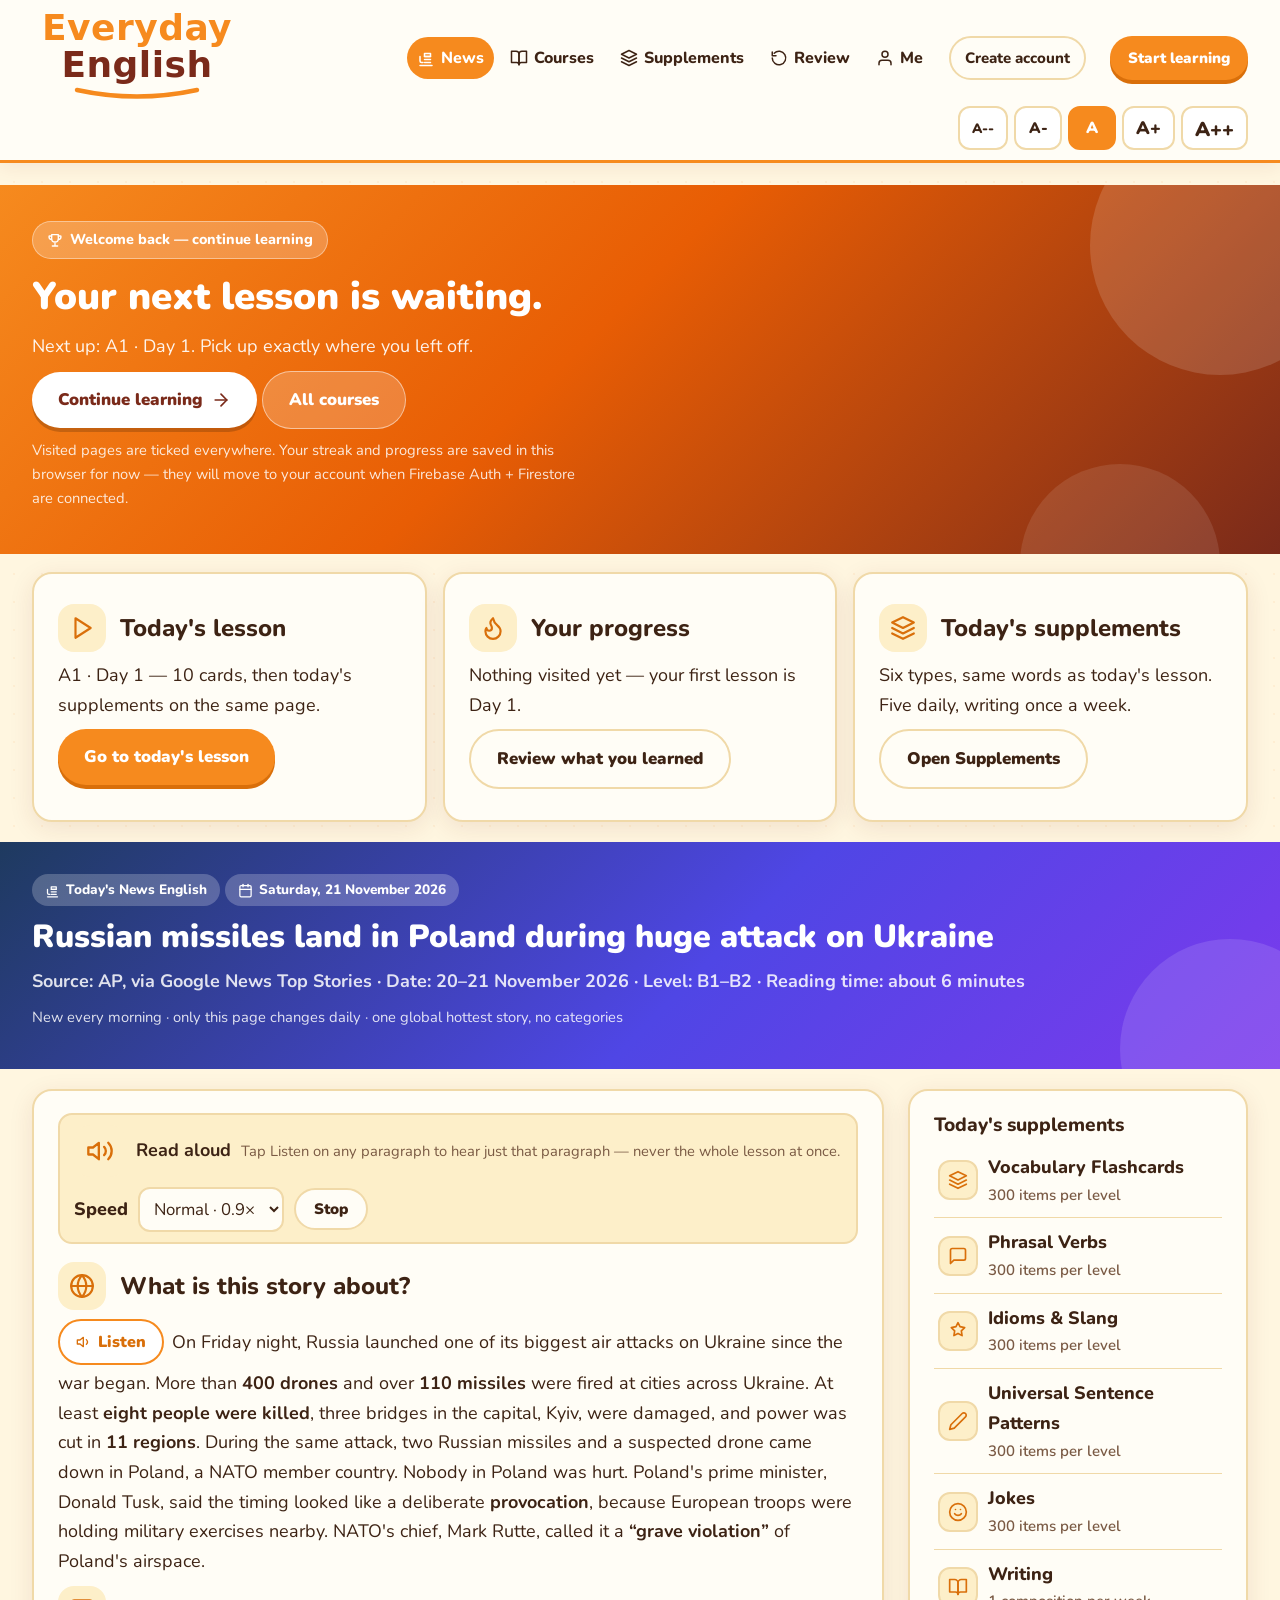
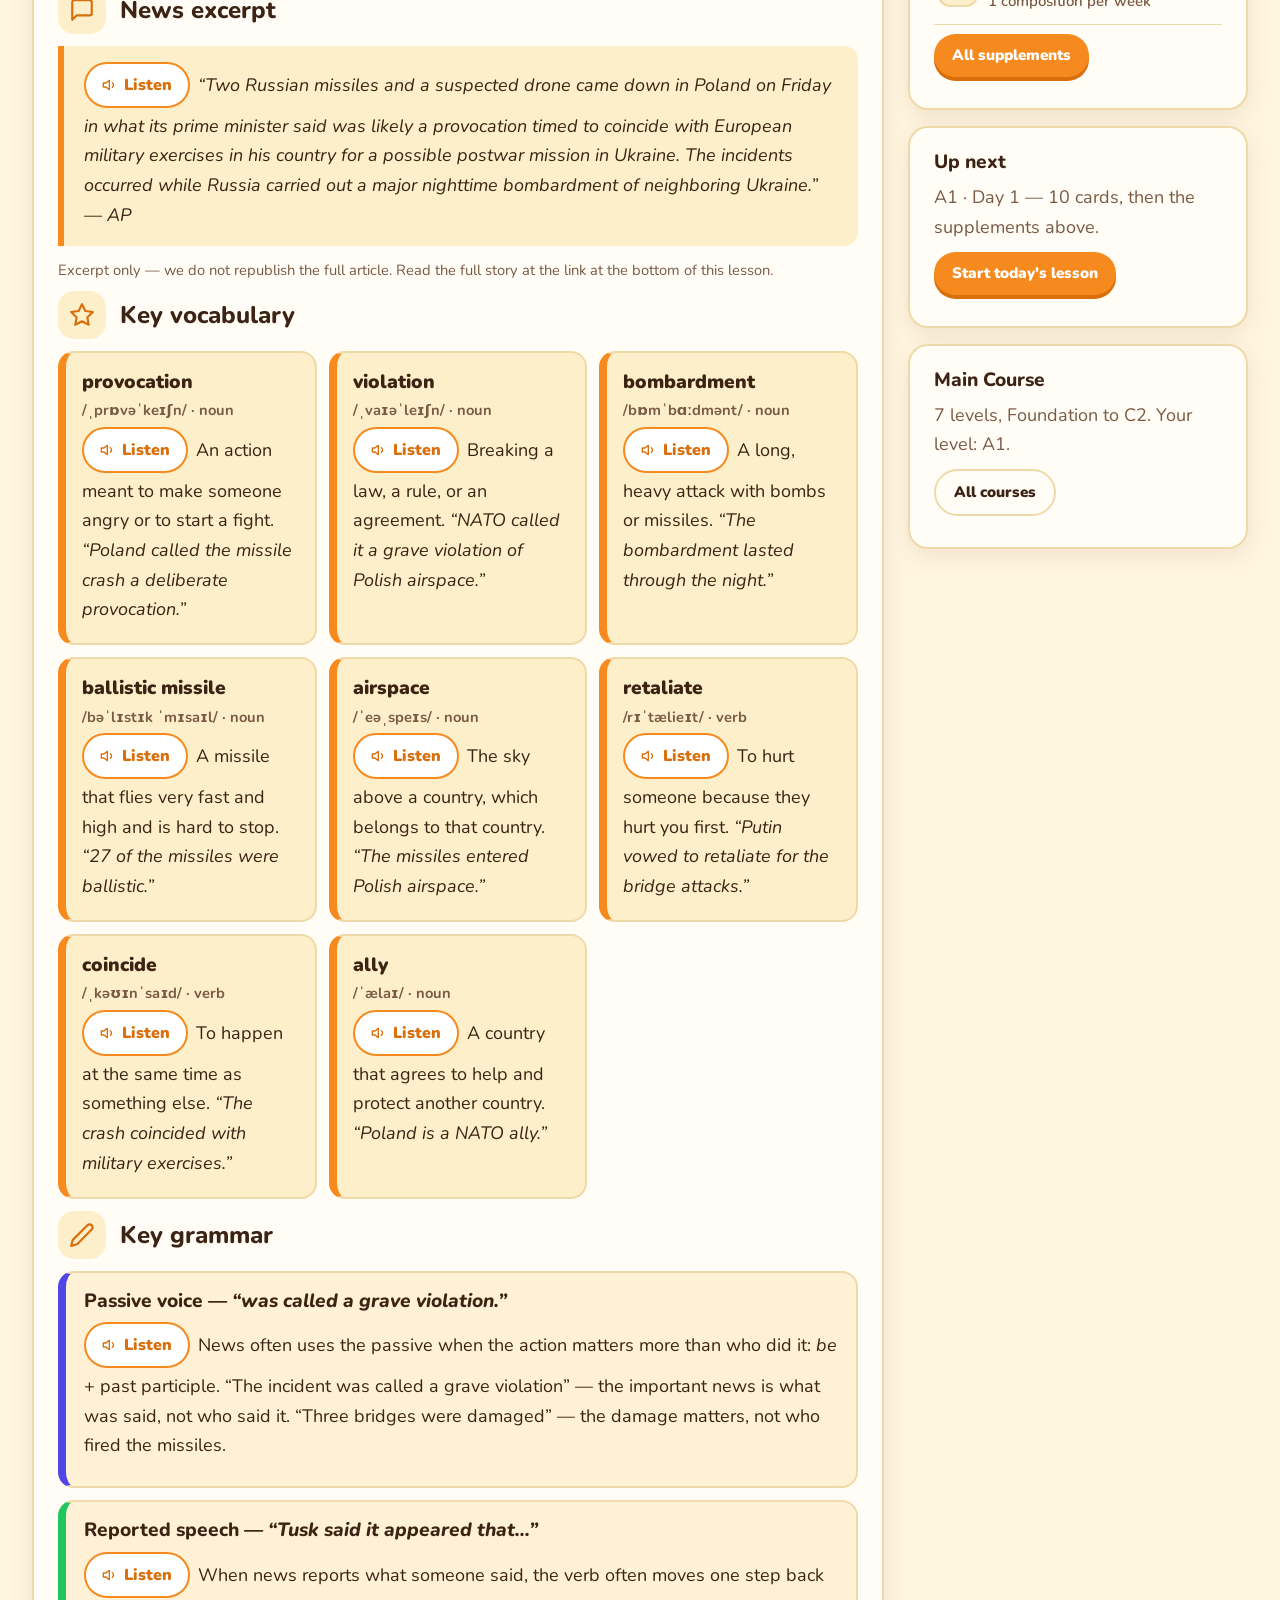
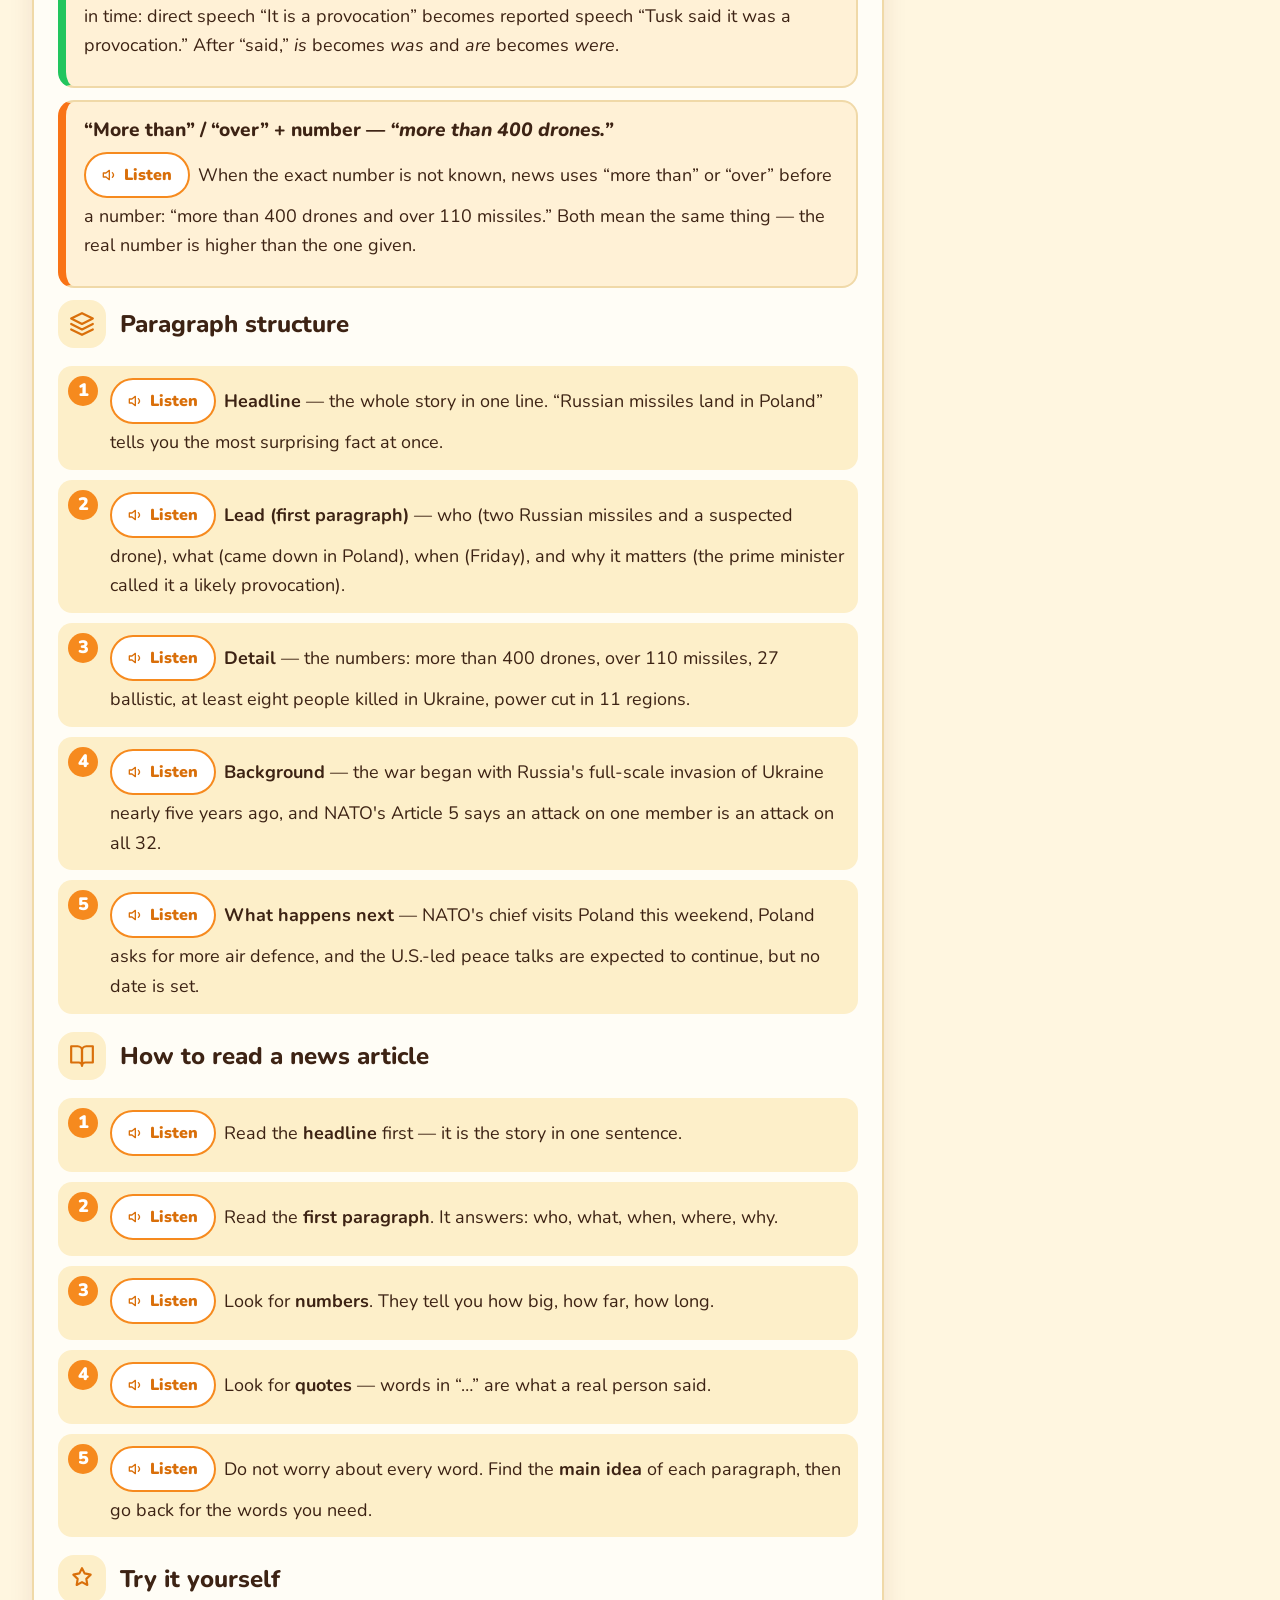
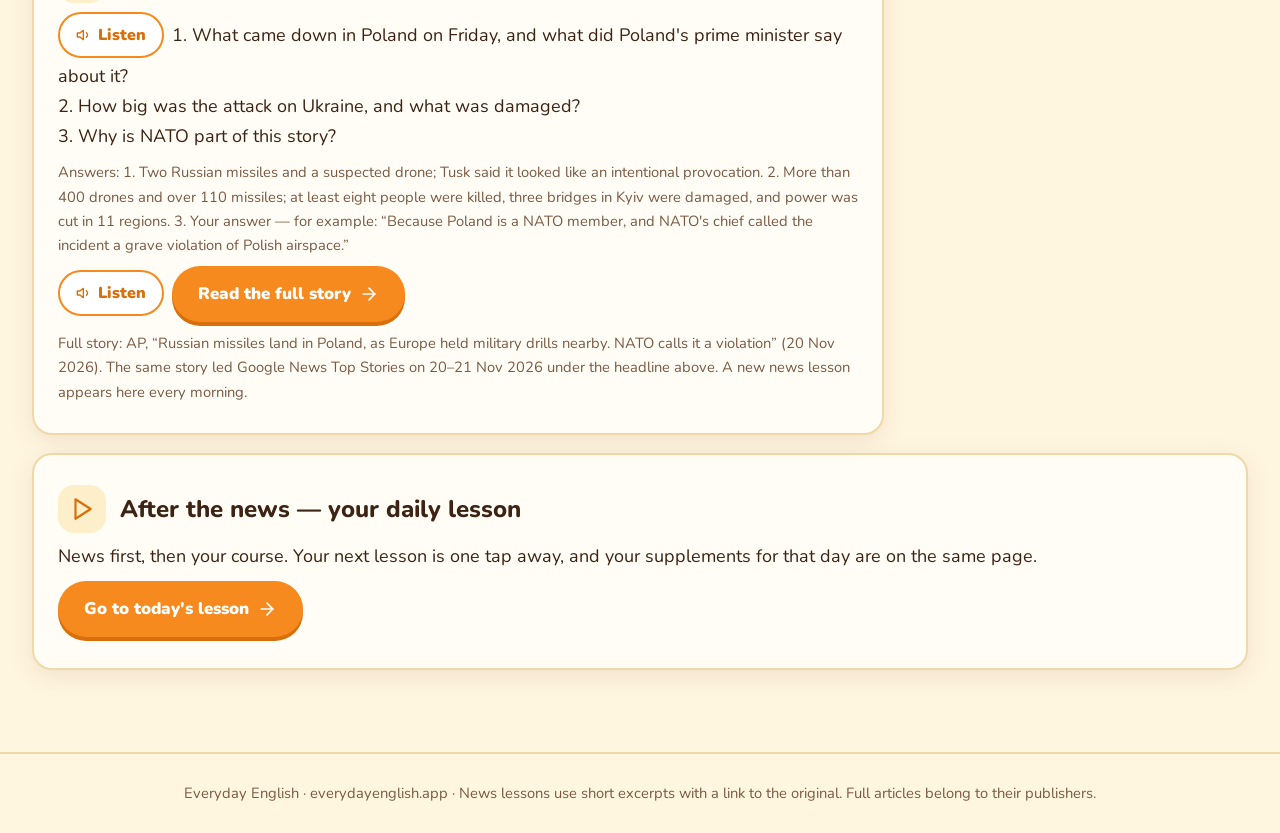
<file: website/home.html>
<!DOCTYPE html>
<html lang="en">
<head>
<meta charset="utf-8">
<meta name="viewport" content="width=device-width, initial-scale=1">
<title>Today's News English — Everyday English</title>
<link rel="stylesheet" href="styles.css">
<style>body{background:#FFF6E0;color:#3D2314;font-family:'Nunito',system-ui,sans-serif}img{max-width:100%}</style>
<script src="data/data.js"></script>
<script src="data/supplements.js"></script>
<script src="app.js"></script>
</head>
<body>
<header class="site"><div class="bar">
  <a class="logo" href="home.html"><img src="assets/logo-wordmark-1.svg" alt="Everyday English"></a>
  <nav class="main" aria-label="Main navigation">
    <a href="home.html" data-nav="news"><svg viewBox="0 0 24 24" fill="none" stroke="currentColor" stroke-width="2" stroke-linecap="round" stroke-linejoin="round"><path d="M4 22h16"/><path d="M18 14h-8"/><path d="M18 18h-8"/><path d="M18 10h-8"/><path d="M10 6h8v4h-8zM4 10v6a2 2 0 0 0 2 2h2"/></svg>News</a>
    <a href="courses.html" data-nav="courses"><svg viewBox="0 0 24 24" fill="none" stroke="currentColor" stroke-width="2" stroke-linecap="round" stroke-linejoin="round"><path d="M2 3h6a4 4 0 0 1 4 4v14a3 3 0 0 0-3-3H2z"/><path d="M22 3h-6a4 4 0 0 0-4 4v14a3 3 0 0 1 3-3h7z"/></svg>Courses</a>
    <a href="supplements.html" data-nav="supplements"><svg viewBox="0 0 24 24" fill="none" stroke="currentColor" stroke-width="2" stroke-linecap="round" stroke-linejoin="round"><polygon points="12 2 2 7 12 12 22 7 12 2"/><polyline points="2 17 12 22 22 17"/><polyline points="2 12 12 17 22 12"/></svg>Supplements</a>
    <a href="review.html" data-nav="review"><svg viewBox="0 0 24 24" fill="none" stroke="currentColor" stroke-width="2" stroke-linecap="round" stroke-linejoin="round"><path d="M3 12a9 9 0 1 0 2.6-6.4"/><polyline points="3 4 3 9 8 9"/></svg>Review</a>
    <a href="settings.html" data-nav="me"><svg viewBox="0 0 24 24" fill="none" stroke="currentColor" stroke-width="2" stroke-linecap="round" stroke-linejoin="round"><path d="M20 21v-2a4 4 0 0 0-4-4H8a4 4 0 0 0-4 4v2"/><circle cx="12" cy="7" r="4"/></svg>Me</a>
  </nav>
  <a class="btn small header-cta" href="home.html">Start learning</a>
</div></header>

<div class="wrap">
  <!-- Continue learning — full-bleed hero -->
  <section class="hero fullbleed" id="continueCard">
    <span class="hero-badge"><svg viewBox="0 0 24 24" fill="none" stroke="currentColor" stroke-width="2" stroke-linecap="round" stroke-linejoin="round"><path d="M8 21h8M12 17v4M7 4h10v6a5 5 0 0 1-10 0V4z"/><path d="M7 6H4a1 1 0 0 0-1 1c0 2.5 2 4 4 4M17 6h3a1 1 0 0 1 1 1c0 2.5-2 4-4 4"/></svg>Welcome back — continue learning</span>
    <h1 style="margin-top:14px">Your next lesson is waiting.</h1>
    <p id="continueText">Your next lesson is waiting.</p>
    <p><a class="btn white" id="continueBtn" href="day.html?level=a1&amp;day=1">Continue learning <svg viewBox="0 0 24 24" fill="none" stroke="currentColor" stroke-width="2" stroke-linecap="round" stroke-linejoin="round"><line x1="5" y1="12" x2="19" y2="12"/><polyline points="12 5 19 12 12 19"/></svg></a>
    <a class="btn white" href="courses.html" style="box-shadow:none;background:rgba(255,255,255,.2);color:#fff;border:1px solid rgba(255,255,255,.5)">All courses</a></p>
    <p class="small" style="color:rgba(255,255,255,.85)">Visited pages are ticked everywhere. Your streak and progress
    are saved in this browser for now — they will move to your account when
    Firebase Auth + Firestore are connected.</p>
  </section>

  <!-- Today at a glance: lesson + progress + supplements, full width -->
  <div class="grid cols3" style="margin-top:18px">
    <section class="card" style="margin:0">
      <div class="section-head"><span class="ic-tile"><svg viewBox="0 0 24 24" fill="none" stroke="currentColor" stroke-width="2" stroke-linecap="round" stroke-linejoin="round"><polygon points="6 3 20 12 6 21 6 3"/></svg></span><h2>Today's lesson</h2></div>
      <p id="todayLessonText">Your next lesson is waiting.</p>
      <p><a class="btn" id="todayLessonBtn" href="day.html?level=a1&amp;day=1">Go to today's lesson</a></p>
    </section>
    <section class="card" style="margin:0">
      <div class="section-head"><span class="ic-tile"><svg viewBox="0 0 24 24" fill="none" stroke="currentColor" stroke-width="2" stroke-linecap="round" stroke-linejoin="round"><path d="M8.5 14.5A2.5 2.5 0 0 0 11 12c0-1.38-.5-2-1-3-1.072-2.143-.224-4.054 2-6 .5 2.5 2 4.9 4 6.5 2 1.6 3 3.5 3 5.5a7 7 0 1 1-14 0c0-1.153.433-2.294 1-3a2.5 2.5 0 0 0 2.5 2.5z"/></svg></span><h2>Your progress</h2></div>
      <p id="progressText">Nothing visited yet — your first lesson is Day 1.</p>
      <p><a class="btn ghost" href="review.html">Review what you learned</a></p>
    </section>
    <section class="card" style="margin:0">
      <div class="section-head"><span class="ic-tile"><svg viewBox="0 0 24 24" fill="none" stroke="currentColor" stroke-width="2" stroke-linecap="round" stroke-linejoin="round"><polygon points="12 2 2 7 12 12 22 7 12 2"/><polyline points="2 17 12 22 22 17"/><polyline points="2 12 12 17 22 12"/></svg></span><h2>Today's supplements</h2></div>
      <p>Six types, same words as today's lesson. Five daily, writing once a week.</p>
      <p><a class="btn ghost" href="supplements.html">Open Supplements</a></p>
    </section>
  </div>

  <!-- The daily news lesson — full-bleed banner, then main + sidebar -->
  <article class="news-hero fullbleed">
    <p style="margin:0">
      <span class="pill white"><svg viewBox="0 0 24 24" fill="none" stroke="currentColor" stroke-width="2" stroke-linecap="round" stroke-linejoin="round"><path d="M4 22h16"/><path d="M18 14h-8"/><path d="M18 18h-8"/><path d="M18 10h-8"/><path d="M10 6h8v4h-8zM4 10v6a2 2 0 0 0 2 2h2"/></svg>Today's News English</span>
      <span class="pill white"><svg viewBox="0 0 24 24" fill="none" stroke="currentColor" stroke-width="2" stroke-linecap="round" stroke-linejoin="round"><rect x="3" y="4" width="18" height="18" rx="2"/><line x1="16" y1="2" x2="16" y2="6"/><line x1="8" y1="2" x2="8" y2="6"/><line x1="3" y1="10" x2="21" y2="10"/></svg>Saturday, 21 November 2026</span>
    </p>
    <h1>Russian missiles land in Poland during huge attack on Ukraine</h1>
    <p class="meta"><strong>Source:</strong> AP, via Google News Top Stories ·
    <strong>Date:</strong> 20–21 November 2026 ·
    <strong>Level:</strong> B1–B2 · <strong>Reading time:</strong> about 6 minutes</p>
    <p class="small" style="color:rgba(255,255,255,.85)">New every morning · only this page changes daily · one global hottest story, no categories</p>
  </article>

  <div class="layout">
    <article class="card layout-main" style="margin:0">
      <div class="read-controls" id="readControls">
        <span class="ic-tile"><svg viewBox="0 0 24 24" fill="none" stroke="currentColor" stroke-width="2" stroke-linecap="round" stroke-linejoin="round"><polygon points="11 5 6 9 2 9 2 15 6 15 11 19 11 5"/><path d="M15.54 8.46a5 5 0 0 1 0 7.07"/><path d="M19.07 4.93a10 10 0 0 1 0 14.14"/></svg></span><strong>Read aloud</strong>
        <span class="muted small">Tap Listen on any paragraph to hear just that paragraph — never the whole lesson at once.</span>
        <label for="readSpeed">Speed</label>
        <select id="readSpeed">
          <option value="0.8">Slow · 0.8×</option>
          <option value="0.9" selected>Normal · 0.9×</option>
          <option value="1.0">Natural · 1.0×</option>
          <option value="1.1">Fast · 1.1×</option>
          <option value="1.2">Fastest · 1.2×</option>
        </select>
        <button class="btn ghost small" id="stopReading" type="button">Stop</button>
      </div>
      <div class="section-head">
        <span class="ic-tile"><svg viewBox="0 0 24 24" fill="none" stroke="currentColor" stroke-width="2" stroke-linecap="round" stroke-linejoin="round"><circle cx="12" cy="12" r="10"/><line x1="2" y1="12" x2="22" y2="12"/><path d="M12 2a15.3 15.3 0 0 1 4 10 15.3 15.3 0 0 1-4 10 15.3 15.3 0 0 1-4-10 15.3 15.3 0 0 1 4-10z"/></svg></span>
        <h2>What is this story about?</h2>
      </div>
      <p>On Friday night, Russia launched one of its biggest air attacks on Ukraine
      since the war began. More than <strong>400 drones</strong> and over
      <strong>110 missiles</strong> were fired at cities across Ukraine. At least
      <strong>eight people were killed</strong>, three bridges in the capital, Kyiv,
      were damaged, and power was cut in <strong>11 regions</strong>. During the same
      attack, two Russian missiles and a suspected drone came down in Poland, a NATO
      member country. Nobody in Poland was hurt. Poland's prime minister, Donald
      Tusk, said the timing looked like a deliberate <strong>provocation</strong>,
      because European troops were holding military exercises nearby. NATO's chief,
      Mark Rutte, called it a <strong>“grave violation”</strong> of Poland's airspace.</p>

      <div class="section-head">
        <span class="ic-tile"><svg viewBox="0 0 24 24" fill="none" stroke="currentColor" stroke-width="2" stroke-linecap="round" stroke-linejoin="round"><path d="M21 15a2 2 0 0 1-2 2H7l-4 4V5a2 2 0 0 1 2-2h14a2 2 0 0 1 2 2z"/></svg></span>
        <h2>News excerpt</h2>
      </div>
      <blockquote>“Two Russian missiles and a suspected drone came down in Poland on Friday
      in what its prime minister said was likely a provocation timed to coincide
      with European military exercises in his country for a possible postwar mission
      in Ukraine. The incidents occurred while Russia carried out a major nighttime
      bombardment of neighboring Ukraine.”<br>— AP</blockquote>
      <p class="small muted">Excerpt only — we do not republish the full article. Read the full story at
      the link at the bottom of this lesson.</p>

      <div class="section-head">
        <span class="ic-tile"><svg viewBox="0 0 24 24" fill="none" stroke="currentColor" stroke-width="2" stroke-linecap="round" stroke-linejoin="round"><polygon points="12 2 15.09 8.26 22 9.27 17 14.14 18.18 21.02 12 17.77 5.82 21.02 7 14.14 2 9.27 8.91 8.26 12 2"/></svg></span>
        <h2>Key vocabulary</h2>
      </div>
      <div class="vocab-grid">
        <div class="vocab-card"><div class="word">provocation</div><div class="ipa">/ˌprɒvəˈkeɪʃn/ · noun</div><p>An action meant to make someone angry or to start a fight. <em>“Poland called the missile crash a deliberate provocation.”</em></p></div>
        <div class="vocab-card"><div class="word">violation</div><div class="ipa">/ˌvaɪəˈleɪʃn/ · noun</div><p>Breaking a law, a rule, or an agreement. <em>“NATO called it a grave violation of Polish airspace.”</em></p></div>
        <div class="vocab-card"><div class="word">bombardment</div><div class="ipa">/bɒmˈbɑːdmənt/ · noun</div><p>A long, heavy attack with bombs or missiles. <em>“The bombardment lasted through the night.”</em></p></div>
        <div class="vocab-card"><div class="word">ballistic missile</div><div class="ipa">/bəˈlɪstɪk ˈmɪsaɪl/ · noun</div><p>A missile that flies very fast and high and is hard to stop. <em>“27 of the missiles were ballistic.”</em></p></div>
        <div class="vocab-card"><div class="word">airspace</div><div class="ipa">/ˈeəˌspeɪs/ · noun</div><p>The sky above a country, which belongs to that country. <em>“The missiles entered Polish airspace.”</em></p></div>
        <div class="vocab-card"><div class="word">retaliate</div><div class="ipa">/rɪˈtælieɪt/ · verb</div><p>To hurt someone because they hurt you first. <em>“Putin vowed to retaliate for the bridge attacks.”</em></p></div>
        <div class="vocab-card"><div class="word">coincide</div><div class="ipa">/ˌkəʊɪnˈsaɪd/ · verb</div><p>To happen at the same time as something else. <em>“The crash coincided with military exercises.”</em></p></div>
        <div class="vocab-card"><div class="word">ally</div><div class="ipa">/ˈælaɪ/ · noun</div><p>A country that agrees to help and protect another country. <em>“Poland is a NATO ally.”</em></p></div>
      </div>

      <div class="section-head">
        <span class="ic-tile"><svg viewBox="0 0 24 24" fill="none" stroke="currentColor" stroke-width="2" stroke-linecap="round" stroke-linejoin="round"><path d="M17 3a2.828 2.828 0 1 1 4 4L7.5 20.5 2 22l1.5-5.5L17 3z"/></svg></span>
        <h2>Key grammar</h2>
      </div>
      <div class="grammar-block" style="--level:#4F46E5">
        <h3>Passive voice — <em>“was called a grave violation.”</em></h3>
        <p>News often uses the passive when the action matters more than who did it:
        <em>be</em> + past participle. “The incident was called a grave violation” —
        the important news is what was said, not who said it. “Three bridges were
        damaged” — the damage matters, not who fired the missiles.</p>
      </div>
      <div class="grammar-block" style="--level:#22C55E">
        <h3>Reported speech — <em>“Tusk said it appeared that…”</em></h3>
        <p>When news reports what someone said, the verb often moves one step back in
        time: direct speech “It is a provocation” becomes reported speech “Tusk said
        it was a provocation.” After “said,” <em>is</em> becomes <em>was</em> and
        <em>are</em> becomes <em>were</em>.</p>
      </div>
      <div class="grammar-block" style="--level:#F97316">
        <h3>“More than” / “over” + number — <em>“more than 400 drones.”</em></h3>
        <p>When the exact number is not known, news uses “more than” or “over” before
        a number: “more than 400 drones and over 110 missiles.” Both mean the same
        thing — the real number is higher than the one given.</p>
      </div>

      <div class="section-head">
        <span class="ic-tile"><svg viewBox="0 0 24 24" fill="none" stroke="currentColor" stroke-width="2" stroke-linecap="round" stroke-linejoin="round"><polygon points="12 2 2 7 12 12 22 7 12 2"/><polyline points="2 17 12 22 22 17"/><polyline points="2 12 12 17 22 12"/></svg></span>
        <h2>Paragraph structure</h2>
      </div>
      <ol class="num-list">
        <li><strong>Headline</strong> — the whole story in one line. “Russian missiles
        land in Poland” tells you the most surprising fact at once.</li>
        <li><strong>Lead (first paragraph)</strong> — who (two Russian missiles and a
        suspected drone), what (came down in Poland), when (Friday), and why it
        matters (the prime minister called it a likely provocation).</li>
        <li><strong>Detail</strong> — the numbers: more than 400 drones, over 110
        missiles, 27 ballistic, at least eight people killed in Ukraine, power cut
        in 11 regions.</li>
        <li><strong>Background</strong> — the war began with Russia's full-scale
        invasion of Ukraine nearly five years ago, and NATO's Article 5 says an
        attack on one member is an attack on all 32.</li>
        <li><strong>What happens next</strong> — NATO's chief visits Poland this
        weekend, Poland asks for more air defence, and the U.S.-led peace talks are
        expected to continue, but no date is set.</li>
      </ol>

      <div class="section-head">
        <span class="ic-tile"><svg viewBox="0 0 24 24" fill="none" stroke="currentColor" stroke-width="2" stroke-linecap="round" stroke-linejoin="round"><path d="M2 3h6a4 4 0 0 1 4 4v14a3 3 0 0 0-3-3H2z"/><path d="M22 3h-6a4 4 0 0 0-4 4v14a3 3 0 0 1 3-3h7z"/></svg></span>
        <h2>How to read a news article</h2>
      </div>
      <ol class="num-list">
        <li>Read the <strong>headline</strong> first — it is the story in one sentence.</li>
        <li>Read the <strong>first paragraph</strong>. It answers: who, what, when, where, why.</li>
        <li>Look for <strong>numbers</strong>. They tell you how big, how far, how long.</li>
        <li>Look for <strong>quotes</strong> — words in “…” are what a real person said.</li>
        <li>Do not worry about every word. Find the <strong>main idea</strong> of each paragraph,
        then go back for the words you need.</li>
      </ol>

      <div class="section-head">
        <span class="ic-tile"><svg viewBox="0 0 24 24" fill="none" stroke="currentColor" stroke-width="2" stroke-linecap="round" stroke-linejoin="round"><path d="M12 2l2.4 4.8L20 8l-4 3.9.9 5.6L12 14.9 7.1 17.5 8 11.9 4 8l5.6-1.2L12 2z"/></svg></span>
        <h2>Try it yourself</h2>
      </div>
      <p>1. What came down in Poland on Friday, and what did Poland's prime minister
      say about it?<br>
      2. How big was the attack on Ukraine, and what was damaged?<br>
      3. Why is NATO part of this story?</p>
      <p class="small muted">Answers: 1. Two Russian missiles and a suspected drone; Tusk said it looked
      like an intentional provocation. 2. More than 400 drones and over 110 missiles;
      at least eight people were killed, three bridges in Kyiv were damaged, and
      power was cut in 11 regions. 3. Your answer — for example: “Because Poland is
      a NATO member, and NATO's chief called the incident a grave violation of
      Polish airspace.”</p>

      <p><a class="btn" href="https://www.reflector.com/news/national/russian-missiles-land-in-poland-as-europe-held-military-drills-nearby-nato-calls-it-a/article_66cef298-02e8-53b4-94cf-1d56092ea027.html" target="_blank" rel="noopener">Read the full story <svg viewBox="0 0 24 24" fill="none" stroke="currentColor" stroke-width="2" stroke-linecap="round" stroke-linejoin="round"><line x1="5" y1="12" x2="19" y2="12"/><polyline points="12 5 19 12 12 19"/></svg></a></p>
      <p class="small muted">Full story: AP, “Russian missiles land in Poland, as Europe held military drills nearby. NATO calls it a violation”
      (20 Nov 2026). The same story led Google News Top Stories on 20–21 Nov 2026 under the
      headline above. A new news lesson appears here every morning.</p>
    </article>

    <aside class="sidebar" id="newsSide"></aside>
  </div>

  <section class="card">
    <div class="section-head">
      <span class="ic-tile"><svg viewBox="0 0 24 24" fill="none" stroke="currentColor" stroke-width="2" stroke-linecap="round" stroke-linejoin="round"><polygon points="6 3 20 12 6 21 6 3"/></svg></span>
      <h2>After the news — your daily lesson</h2>
    </div>
    <p>News first, then your course. Your next lesson is one tap away, and your
    supplements for that day are on the same page.</p>
    <p><a class="btn" id="afterNewsBtn" href="day.html?level=a1&amp;day=1">Go to today's lesson <svg viewBox="0 0 24 24" fill="none" stroke="currentColor" stroke-width="2" stroke-linecap="round" stroke-linejoin="round"><line x1="5" y1="12" x2="19" y2="12"/><polyline points="12 5 19 12 12 19"/></svg></a></p>
  </section>
</div>

<footer class="site"><p class="small muted">Everyday English · everydayenglish.app ·
News lessons use short excerpts with a link to the original. Full articles belong to their publishers.</p></footer>
<nav class="tabbar" aria-label="App navigation">
  <a href="home.html" data-tab="news"><svg viewBox="0 0 24 24" fill="none" stroke="currentColor" stroke-width="2" stroke-linecap="round" stroke-linejoin="round"><path d="M4 22h16"/><path d="M18 14h-8"/><path d="M18 18h-8"/><path d="M18 10h-8"/><path d="M10 6h8v4h-8zM4 10v6a2 2 0 0 0 2 2h2"/></svg><span>News</span></a>
  <a href="courses.html" data-tab="courses"><svg viewBox="0 0 24 24" fill="none" stroke="currentColor" stroke-width="2" stroke-linecap="round" stroke-linejoin="round"><path d="M2 3h6a4 4 0 0 1 4 4v14a3 3 0 0 0-3-3H2z"/><path d="M22 3h-6a4 4 0 0 0-4 4v14a3 3 0 0 1 3-3h7z"/></svg><span>Courses</span></a>
  <a href="supplements.html" data-tab="supplements"><svg viewBox="0 0 24 24" fill="none" stroke="currentColor" stroke-width="2" stroke-linecap="round" stroke-linejoin="round"><polygon points="12 2 2 7 12 12 22 7 12 2"/><polyline points="2 17 12 22 22 17"/><polyline points="2 12 12 17 22 12"/></svg><span>Supplements</span></a>
  <a href="review.html" data-tab="review"><svg viewBox="0 0 24 24" fill="none" stroke="currentColor" stroke-width="2" stroke-linecap="round" stroke-linejoin="round"><path d="M3 12a9 9 0 1 0 2.6-6.4"/><polyline points="3 4 3 9 8 9"/></svg><span>Review</span></a>
  <a href="settings.html" data-tab="me"><svg viewBox="0 0 24 24" fill="none" stroke="currentColor" stroke-width="2" stroke-linecap="round" stroke-linejoin="round"><path d="M20 21v-2a4 4 0 0 0-4-4H8a4 4 0 0 0-4 4v2"/><circle cx="12" cy="7" r="4"/></svg><span>Me</span></a>
</nav>

<script>
(function () {
  var t = EE.continueTarget();
  var lv = (EE.data().levels || {})[t.level];
  var name = lv ? lv.name : t.level.toUpperCase();
  var href = 'day.html?level=' + encodeURIComponent(t.level) + '&day=' + t.day;
  document.getElementById('continueText').textContent =
    'Next up: ' + name + ' · Day ' + t.day + '. Pick up exactly where you left off.';
  document.getElementById('continueBtn').href = href;
  document.getElementById('afterNewsBtn').href = href;
  document.getElementById('todayLessonBtn').href = href;
  document.getElementById('todayLessonText').textContent =
    name + ' · Day ' + t.day + ' — 10 cards, then today\'s supplements on the same page.';
  var totalVisited = 0;
  Object.keys(EE.data().levels || {}).forEach(function (k) {
    totalVisited += EE.visitedCount(k, EE.data().levels[k].days).done;
  });
  document.getElementById('progressText').textContent =
    totalVisited > 0
      ? totalVisited + ' days visited so far. You are on ' + name + ' · Day ' + t.day + '.'
      : 'Nothing visited yet — your first lesson is Day 1.';

  /* Sidebar: today's supplements (from the registry) + up next. */
  var links = EE.supplementTypes().map(function (s) {
    return '<a class="side-link" href="supplement.html?type=' + encodeURIComponent(s.id) + '&level=' + encodeURIComponent(t.level) + '">' +
      '<span class="ic-tile" style="background:var(--surface-2);color:var(--text);border:2px solid var(--border);width:40px;height:40px;border-radius:12px">' + EE.icon(s.icon) + '</span>' +
      '<span>' + EE.esc(s.name) + '<small>' + EE.esc(s.perLevelLabel) + '</small></span></a>';
  }).join('');
  document.getElementById('newsSide').innerHTML =
    '<section class="card"><h3>Today\'s supplements</h3>' + links +
    '<p><a class="btn small" href="supplements.html">All supplements</a></p></section>' +
    '<section class="card"><h3>Up next</h3><p class="muted">' + name + ' · Day ' + t.day + ' — 10 cards, then the supplements above.</p>' +
    '<p><a class="btn small" href="' + href + '">Start today\'s lesson</a></p></section>' +
    '<section class="card"><h3>Main Course</h3><p class="muted">7 levels, Foundation to C2. Your level: ' + name + '.</p>' +
    '<p><a class="btn ghost small" href="courses.html">All courses</a></p></section>';
  /* ---- Read aloud: one Listen button per paragraph, never read-all. ---- */
  (function () {
    var article = document.querySelector('article.card.layout-main');
    var controls = document.getElementById('readControls');
    var speedEl = document.getElementById('readSpeed');
    var stopBtn = document.getElementById('stopReading');
    if (!article || !controls) return;
    if (!('speechSynthesis' in window)) {
      controls.insertAdjacentHTML('beforeend',
        '<span class="small muted">Read aloud is not available in this browser — try Chrome, Edge or Safari.</span>');
      return;
    }
    var speakerSvg = '<svg viewBox="0 0 24 24" fill="none" stroke="currentColor" stroke-width="2" stroke-linecap="round" stroke-linejoin="round"><polygon points="11 5 6 9 2 9 2 15 6 15 11 19 11 5"/><path d="M15.54 8.46a5 5 0 0 1 0 7.07"/></svg>';
    var currentBtn = null, currentTarget = null;
    function reset() {
      if (currentBtn) { currentBtn.classList.remove('playing'); currentBtn.innerHTML = speakerSvg + 'Listen'; }
      if (currentTarget) currentTarget.classList.remove('speaking');
      currentBtn = null; currentTarget = null;
    }
    function stop() { window.speechSynthesis.cancel(); reset(); }
    stopBtn.onclick = stop;
    /* Each paragraph, quote, list item and vocabulary entry gets its own button. */
    var targets = article.querySelectorAll('p:not(.small):not(.meta), blockquote, li, dd');
    targets.forEach(function (el) {
      var text = el.textContent.replace(/\s+/g, ' ').trim();
      if (!text) return;
      var b = document.createElement('button');
      b.type = 'button'; b.className = 'listen-btn';
      b.setAttribute('aria-label', 'Listen to this paragraph');
      b.innerHTML = speakerSvg + 'Listen';
      b.onclick = function () {
        if (currentBtn === b) { stop(); return; }
        stop();
        var u = new SpeechSynthesisUtterance(text);
        u.lang = 'en-US';
        u.rate = parseFloat(speedEl.value || '0.9');
        u.onend = reset; u.onerror = reset;
        currentBtn = b; currentTarget = el;
        b.classList.add('playing'); b.innerHTML = speakerSvg + 'Stop';
        el.classList.add('speaking');
        window.speechSynthesis.speak(u);
      };
      el.insertBefore(b, el.firstChild);
    });
  })();
})();
</script>
</body>
</html>
</file>
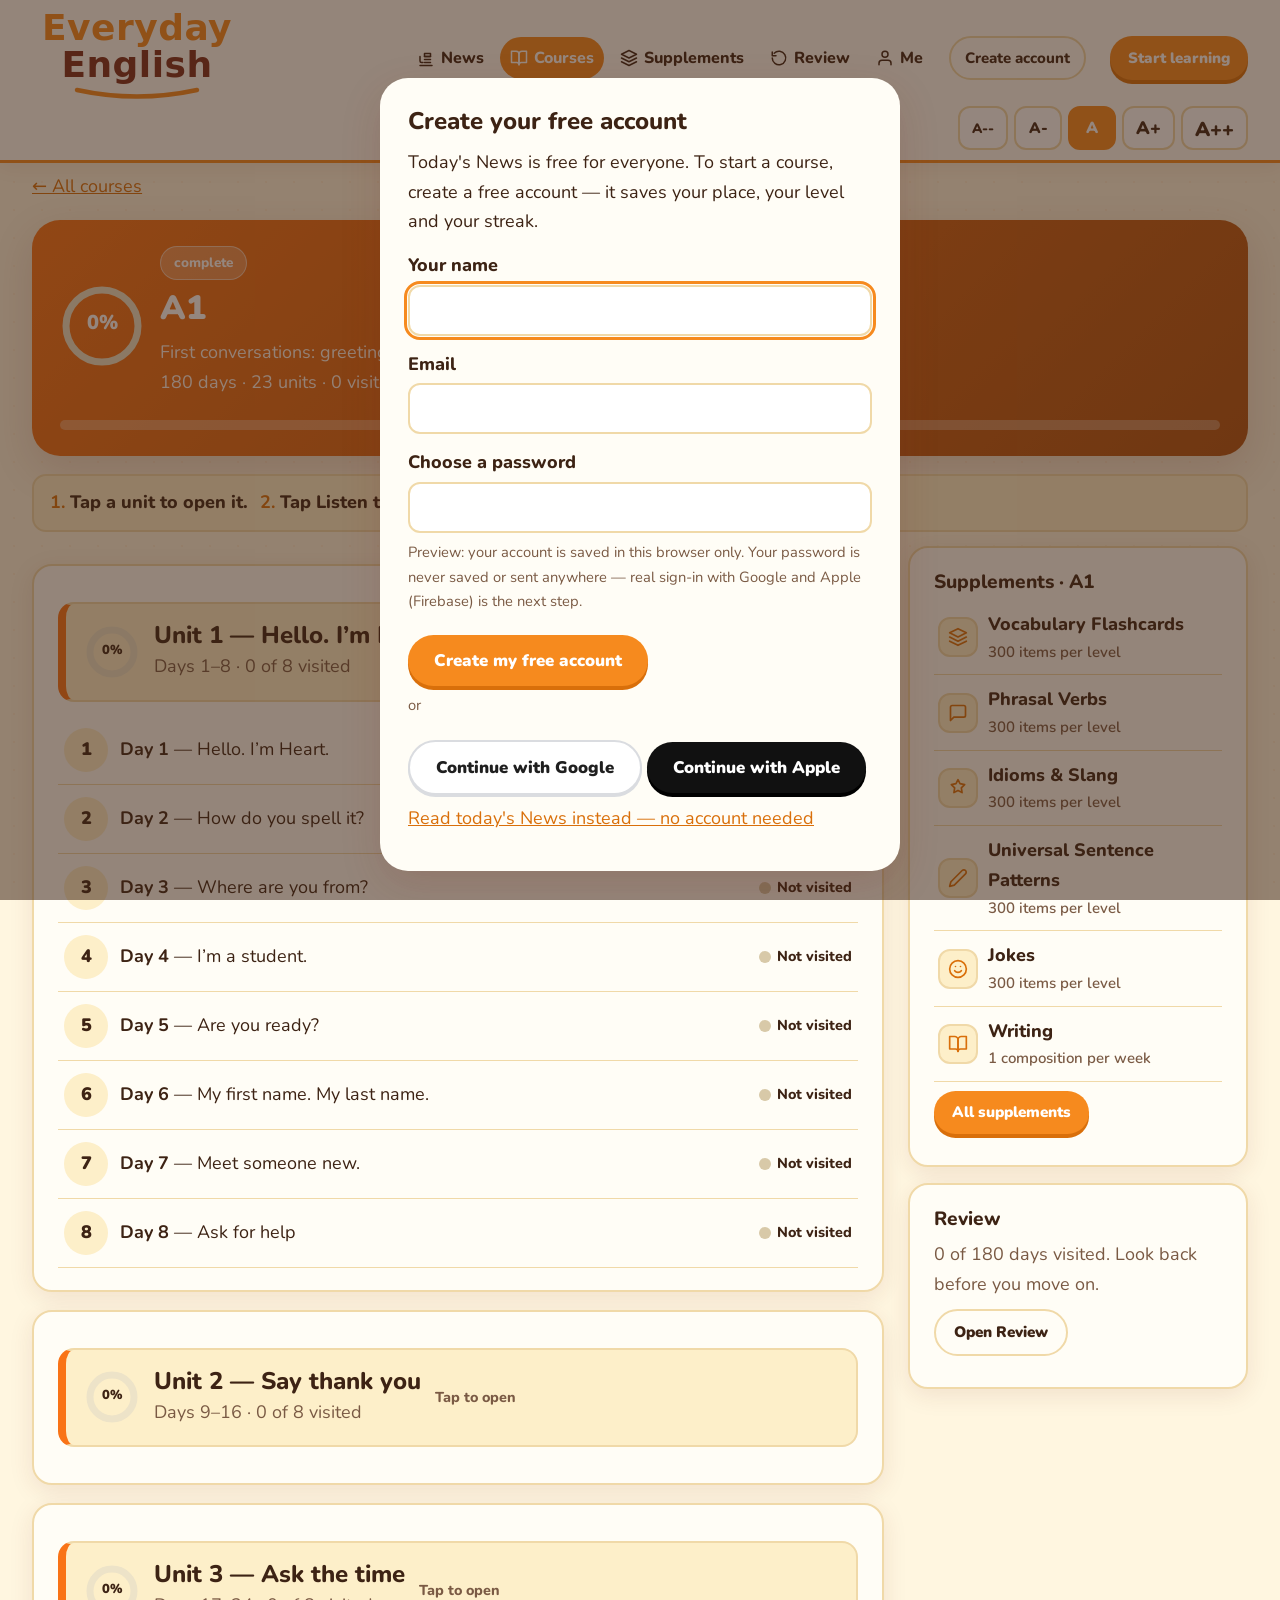
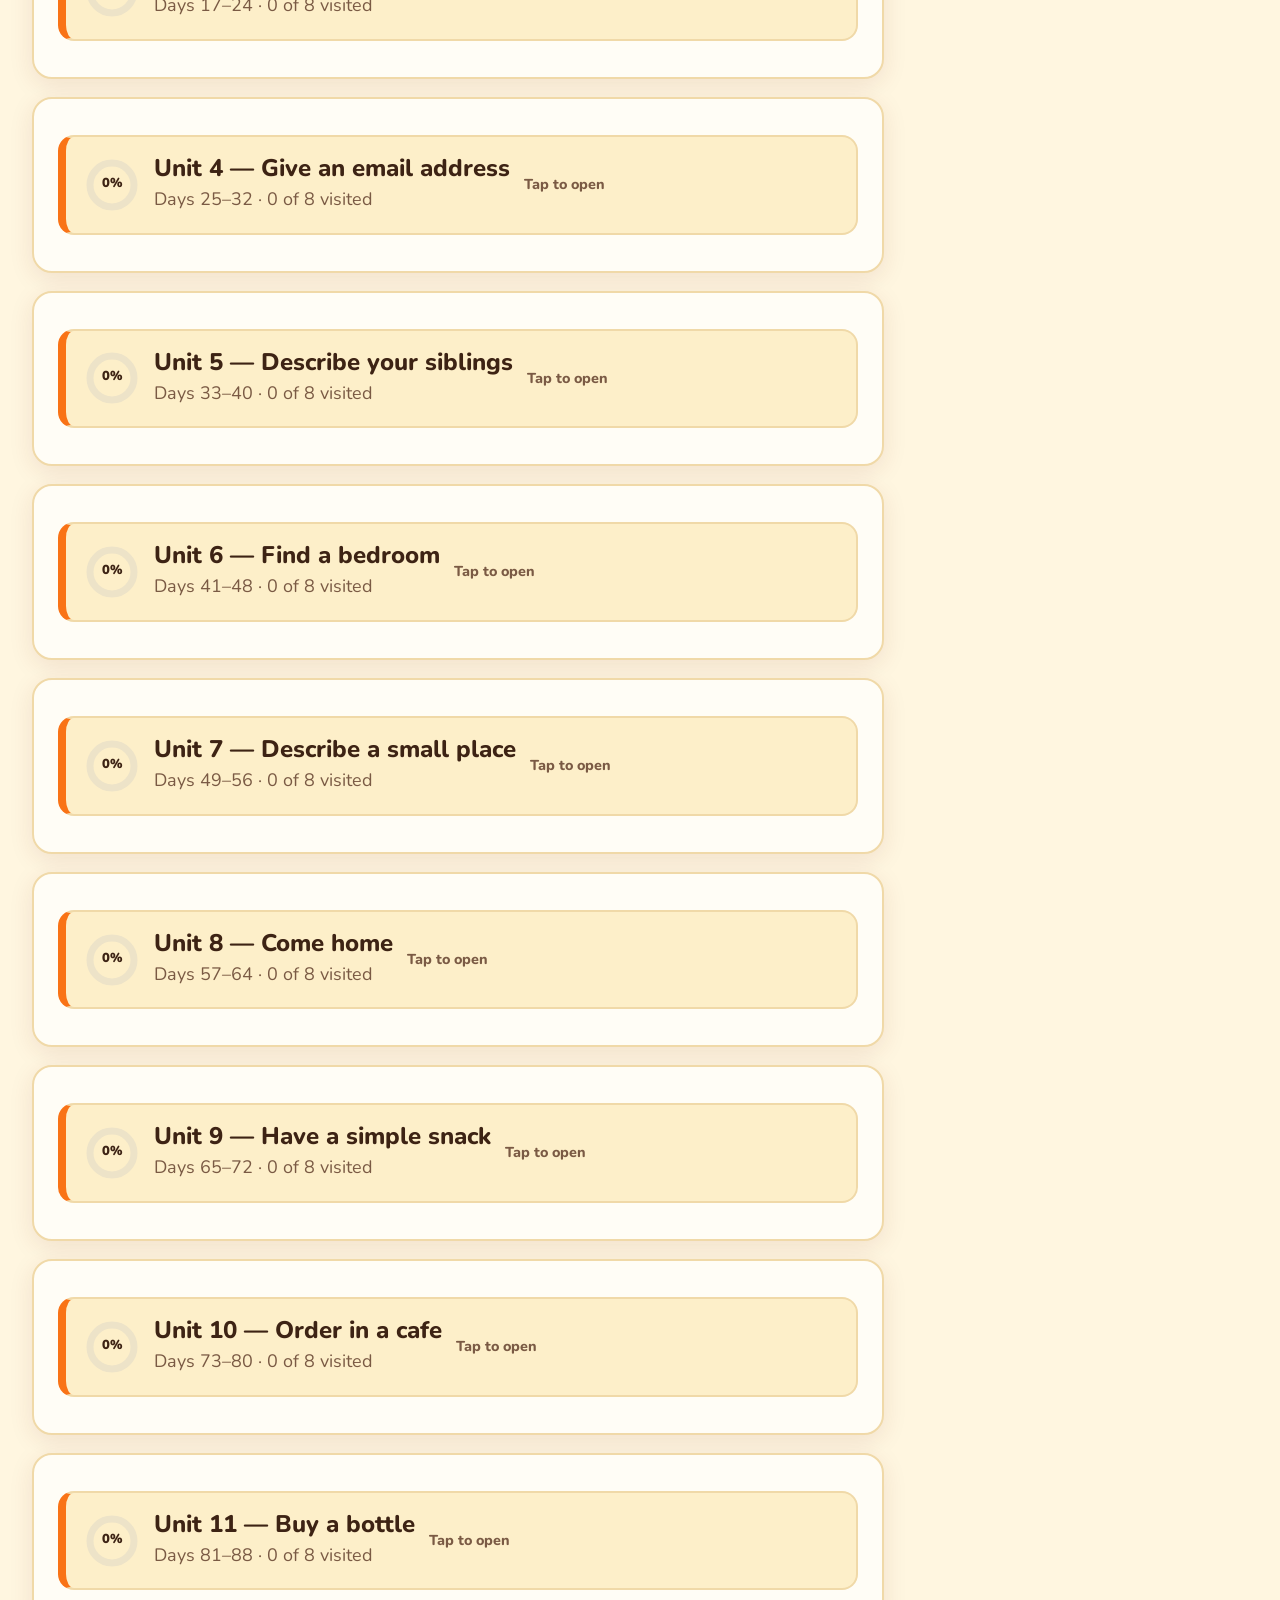
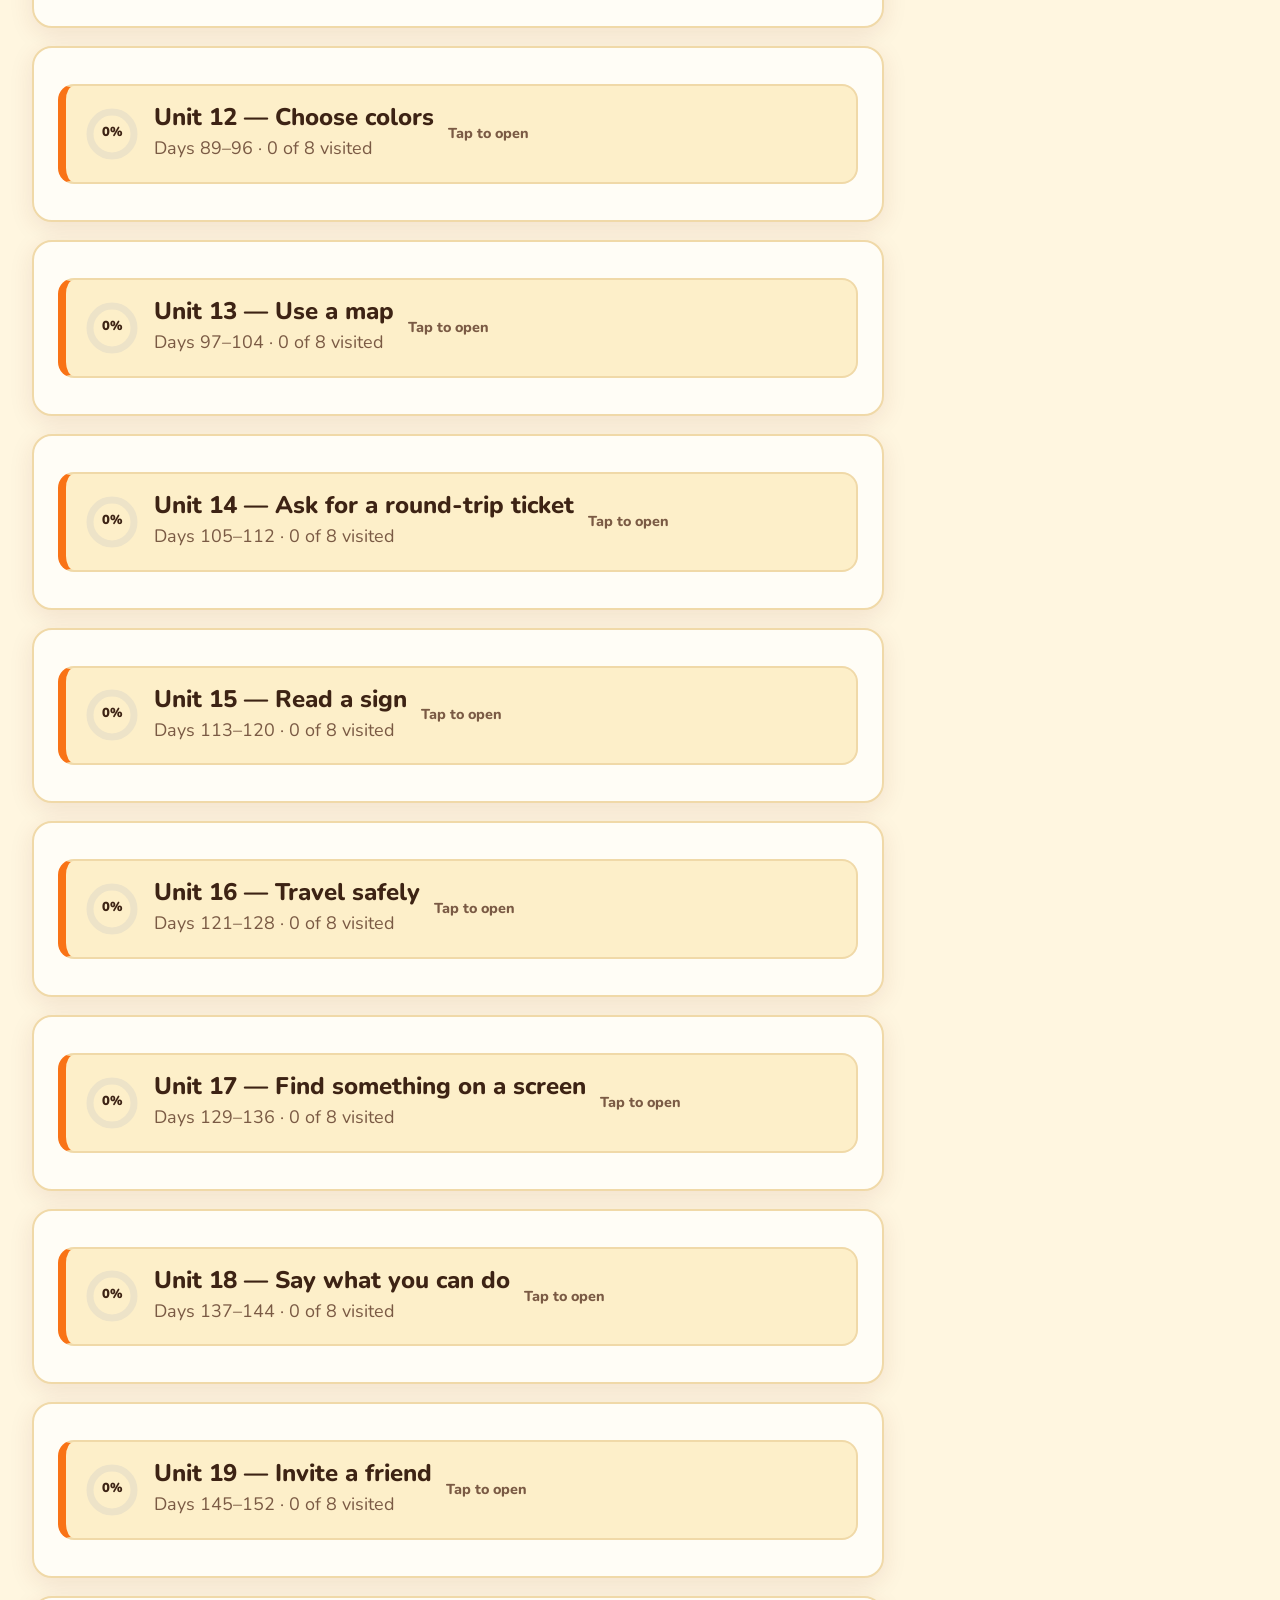
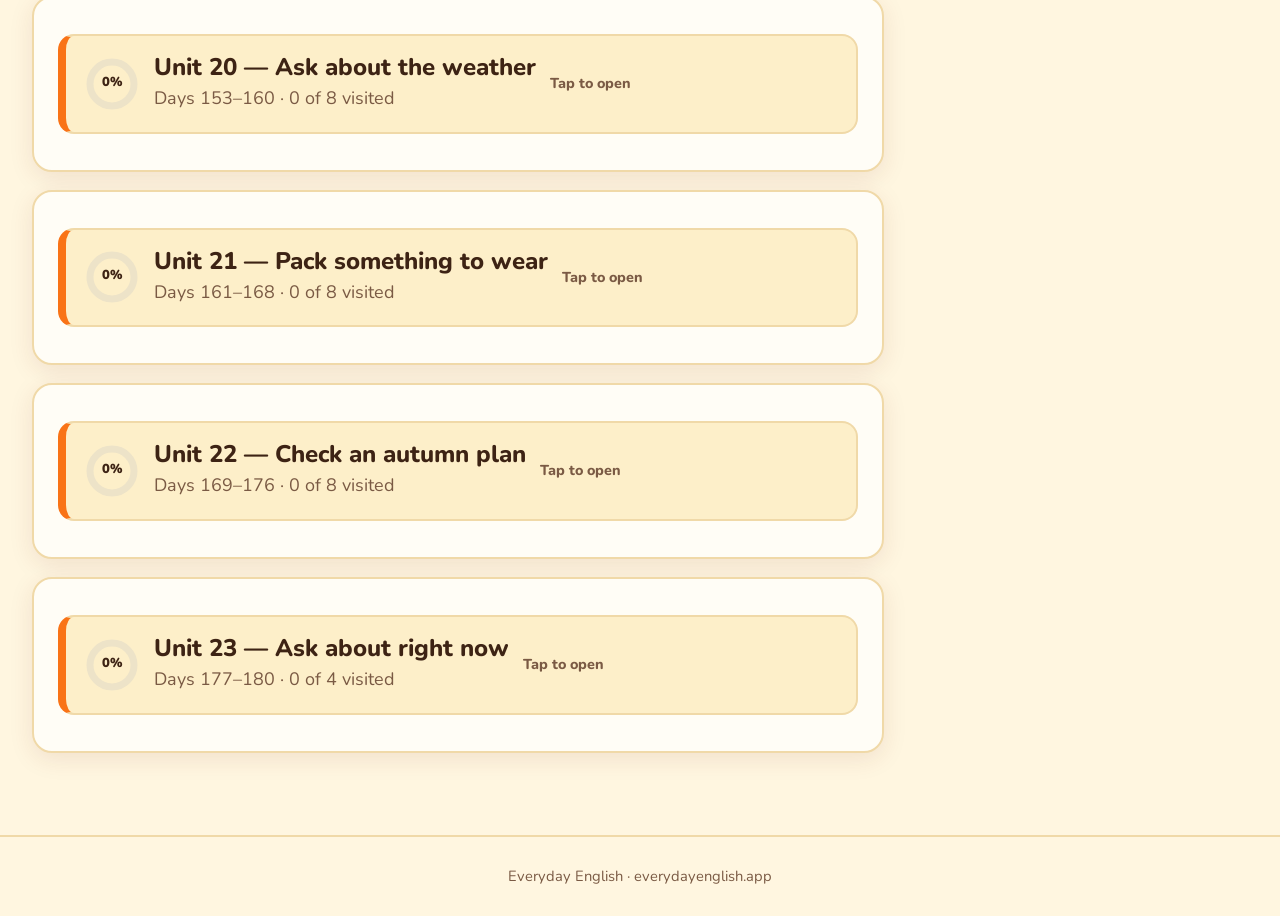
<file: website/level.html>
<!DOCTYPE html>
<html lang="en">
<head>
<meta charset="utf-8">
<meta name="viewport" content="width=device-width, initial-scale=1">
<title>Level — Everyday English</title>
<link rel="stylesheet" href="styles.css">
<style>body{background:#FFF6E0;color:#3D2314;font-family:'Nunito',system-ui,sans-serif}img{max-width:100%}</style>
<script src="data/data.js"></script>
<script src="data/supplements.js"></script>
<script src="app.js"></script>
</head>
<body>
<header class="site"><div class="bar">
  <a class="logo" href="home.html"><img src="assets/logo-wordmark-1.svg" alt="Everyday English"></a>
  <nav class="main" aria-label="Main navigation">
    <a href="home.html" data-nav="news"><svg viewBox="0 0 24 24" fill="none" stroke="currentColor" stroke-width="2" stroke-linecap="round" stroke-linejoin="round"><path d="M4 22h16"/><path d="M18 14h-8"/><path d="M18 18h-8"/><path d="M18 10h-8"/><path d="M10 6h8v4h-8zM4 10v6a2 2 0 0 0 2 2h2"/></svg>News</a>
    <a href="courses.html" data-nav="courses"><svg viewBox="0 0 24 24" fill="none" stroke="currentColor" stroke-width="2" stroke-linecap="round" stroke-linejoin="round"><path d="M2 3h6a4 4 0 0 1 4 4v14a3 3 0 0 0-3-3H2z"/><path d="M22 3h-6a4 4 0 0 0-4 4v14a3 3 0 0 1 3-3h7z"/></svg>Courses</a>
    <a href="supplements.html" data-nav="supplements"><svg viewBox="0 0 24 24" fill="none" stroke="currentColor" stroke-width="2" stroke-linecap="round" stroke-linejoin="round"><polygon points="12 2 2 7 12 12 22 7 12 2"/><polyline points="2 17 12 22 22 17"/><polyline points="2 12 12 17 22 12"/></svg>Supplements</a>
    <a href="review.html" data-nav="review"><svg viewBox="0 0 24 24" fill="none" stroke="currentColor" stroke-width="2" stroke-linecap="round" stroke-linejoin="round"><path d="M3 12a9 9 0 1 0 2.6-6.4"/><polyline points="3 4 3 9 8 9"/></svg>Review</a>
    <a href="settings.html" data-nav="me"><svg viewBox="0 0 24 24" fill="none" stroke="currentColor" stroke-width="2" stroke-linecap="round" stroke-linejoin="round"><path d="M20 21v-2a4 4 0 0 0-4-4H8a4 4 0 0 0-4 4v2"/><circle cx="12" cy="7" r="4"/></svg>Me</a>
  </nav>
  <a class="btn small header-cta" href="home.html">Start learning</a>
</div></header>

<div class="wrap" id="page">
  <p><a href="courses.html">← All courses</a></p>
  <div id="levelHead"></div>
  <div class="howto">
    <span><b>1.</b> Tap a unit to open it.</span>
    <span><b>2.</b> Tap Listen to hear every word.</span>
    <span><b>3.</b> Tap Mark visited when you finish.</span>
  </div>
  <div class="layout">
    <div class="layout-main" id="unitList"></div>
    <aside class="sidebar" id="levelSide"></aside>
  </div>
</div>

<footer class="site"><p class="small muted">Everyday English · everydayenglish.app</p></footer>

<script>
(function () {
  var params = new URLSearchParams(location.search);
  var key = params.get('level') || 'a1';
  var data = window.EE_DATA;
  var lv = data.levels[key];
  var page = document.getElementById('page');
  if (!lv) { page.innerHTML = '<h1>Level not found</h1><p><a href="courses.html">Back to courses</a></p>'; return; }
  document.title = lv.name + ' — Everyday English';
  document.documentElement.style.setProperty('--level', lv.color);

  var units = data.units[key] || [];
  var total = lv.days;
  var vc = EE.visitedCount(key, total);
  var pct = total ? Math.round(100 * vc.done / total) : 0;
  var darkOnLight = key === 'a2'; /* yellow header needs dark text / dark ring */
  document.getElementById('levelHead').innerHTML =
    '<section class="lesson-head" data-level="' + key + '" style="--level:' + lv.color + '">' +
    '<div class="top" style="display:flex;gap:16px;align-items:center">' +
    '<span class="ring" style="color:' + (darkOnLight ? '#3D2314' : '#fff') + '">' + EE.ring(vc.done, vc.total, lv.color, 84) + '</span>' +
    '<div><span class="pill level" data-level="' + key + '">' + lv.status.replace('-', ' ') + '</span>' +
    '<h1 style="margin:.2em 0">' + lv.name + '</h1>' +
    '<p style="color:' + (darkOnLight ? 'rgba(61,35,20,.85)' : 'rgba(255,255,255,.92)') + '">' + EE.esc(lv.note) + '<br>' + total + ' days · ' + units.length +
    ' units · ' + vc.done + ' visited · ' + pct + '% done</p></div></div>' +
    '<div class="progress" style="height:10px;border-radius:999px;background:' + (darkOnLight ? 'rgba(61,35,20,.18)' : 'rgba(255,255,255,.3)') + ';overflow:hidden;margin-top:14px"><i style="display:block;height:100%;width:' + pct + '%;background:' + (darkOnLight ? '#3D2314' : '#fff') + ';border-radius:999px"></i></div></section>';

  /* Sidebar: supplements for this level + review. */
  document.getElementById('levelSide').innerHTML =
    '<section class="card"><h3>Supplements · ' + lv.name + '</h3>' +
    EE.supplementTypes().map(function (s) {
      return '<a class="side-link" href="supplement.html?type=' + encodeURIComponent(s.id) + '&level=' + key + '">' +
        '<span class="ic-tile" style="background:var(--surface-2);color:var(--text);border:2px solid var(--border);width:40px;height:40px;border-radius:12px">' + EE.icon(s.icon) + '</span>' +
        '<span>' + EE.esc(s.name) + '<small>' + EE.esc(s.perLevelLabel) + '</small></span></a>';
    }).join('') +
    '<p><a class="btn small" href="supplements.html">All supplements</a></p></section>' +
    '<section class="card"><h3>Review</h3><p class="muted">' + vc.done + ' of ' + total + ' days visited. Look back before you move on.</p>' +
    '<p><a class="btn ghost small" href="review.html">Open Review</a></p></section>';

  /* Only the unit with the next unvisited day starts open; the rest start closed. */
  var firstUnvisited = null;
  for (var fd = 1; fd <= total; fd++) { if (!EE.isVisited(key, fd)) { firstUnvisited = fd; break; } }

  var list = document.getElementById('unitList');
  units.forEach(function (u) {
    var from = u.days[0], to = u.days[1];
    var done = 0;
    for (var d = from; d <= to; d++) if (EE.isVisited(key, d)) done++;
    var unitDays = to - from + 1;
    var card = document.createElement('details');
    card.className = 'card unit';
    if (firstUnvisited !== null && firstUnvisited >= from && firstUnvisited <= to) card.open = true;
    card.style.setProperty('--level', lv.color);
    var lessons = '';
    var titles = {};
    if (data.unitLessons && data.unitLessons[key] && data.unitLessons[key][String(u.number)]) {
      data.unitLessons[key][String(u.number)].forEach(function (l) { titles[l.day] = l.title; });
    } else if (key === 'a1' && data.a1Lessons) {
      data.a1Lessons.forEach(function (l) { if (l.day >= from && l.day <= to) titles[l.day] = l.title; });
    }
    for (var day = from; day <= to; day++) {
      var v = EE.isVisited(key, day);
      var title = titles[day] || ('Day ' + day);
      lessons += '<a class="day-row' + (v ? ' done' : '') + '" href="day.html?level=' + key + '&day=' + day + '">' +
        '<span class="n">' + (v ? EE.icon('check') : day) + '</span>' +
        '<span class="t"><strong>Day ' + day + '</strong> — ' + EE.esc(title) + '</span>' +
        '<span class="visited-dot' + (v ? ' done' : '') + '"><span class="dot"></span>' + (v ? 'Visited' : 'Not visited') + '</span></a>';
    }
    card.innerHTML =
      '<summary><div class="unit-head" style="--level:' + lv.color + '">' +
      '<span class="ring">' + EE.ring(done, unitDays, lv.color, 56) + '</span>' +
      '<div><h2 style="margin:0">Unit ' + u.number + ' — ' + EE.esc(u.title) + '</h2>' +
      '<p class="muted" style="margin:2px 0">Days ' + from + '–' + to + ' · ' + done + ' of ' + unitDays + ' visited</p></div>' +
      '<span class="unit-hint">Tap to open</span></div></summary>' +
      '<div>' + lessons + '</div>';
    list.appendChild(card);
  });
})();
</script>
<nav class="tabbar" aria-label="App navigation">
  <a href="home.html" data-tab="news"><svg viewBox="0 0 24 24" fill="none" stroke="currentColor" stroke-width="2" stroke-linecap="round" stroke-linejoin="round"><path d="M4 22h16"/><path d="M18 14h-8"/><path d="M18 18h-8"/><path d="M18 10h-8"/><path d="M10 6h8v4h-8zM4 10v6a2 2 0 0 0 2 2h2"/></svg><span>News</span></a>
  <a href="courses.html" data-tab="courses"><svg viewBox="0 0 24 24" fill="none" stroke="currentColor" stroke-width="2" stroke-linecap="round" stroke-linejoin="round"><path d="M2 3h6a4 4 0 0 1 4 4v14a3 3 0 0 0-3-3H2z"/><path d="M22 3h-6a4 4 0 0 0-4 4v14a3 3 0 0 1 3-3h7z"/></svg><span>Courses</span></a>
  <a href="supplements.html" data-tab="supplements"><svg viewBox="0 0 24 24" fill="none" stroke="currentColor" stroke-width="2" stroke-linecap="round" stroke-linejoin="round"><polygon points="12 2 2 7 12 12 22 7 12 2"/><polyline points="2 17 12 22 22 17"/><polyline points="2 12 12 17 22 12"/></svg><span>Supplements</span></a>
  <a href="review.html" data-tab="review"><svg viewBox="0 0 24 24" fill="none" stroke="currentColor" stroke-width="2" stroke-linecap="round" stroke-linejoin="round"><path d="M3 12a9 9 0 1 0 2.6-6.4"/><polyline points="3 4 3 9 8 9"/></svg><span>Review</span></a>
  <a href="settings.html" data-tab="me"><svg viewBox="0 0 24 24" fill="none" stroke="currentColor" stroke-width="2" stroke-linecap="round" stroke-linejoin="round"><path d="M20 21v-2a4 4 0 0 0-4-4H8a4 4 0 0 0-4 4v2"/><circle cx="12" cy="7" r="4"/></svg><span>Me</span></a>
</nav>
</body>
</html>
</file>
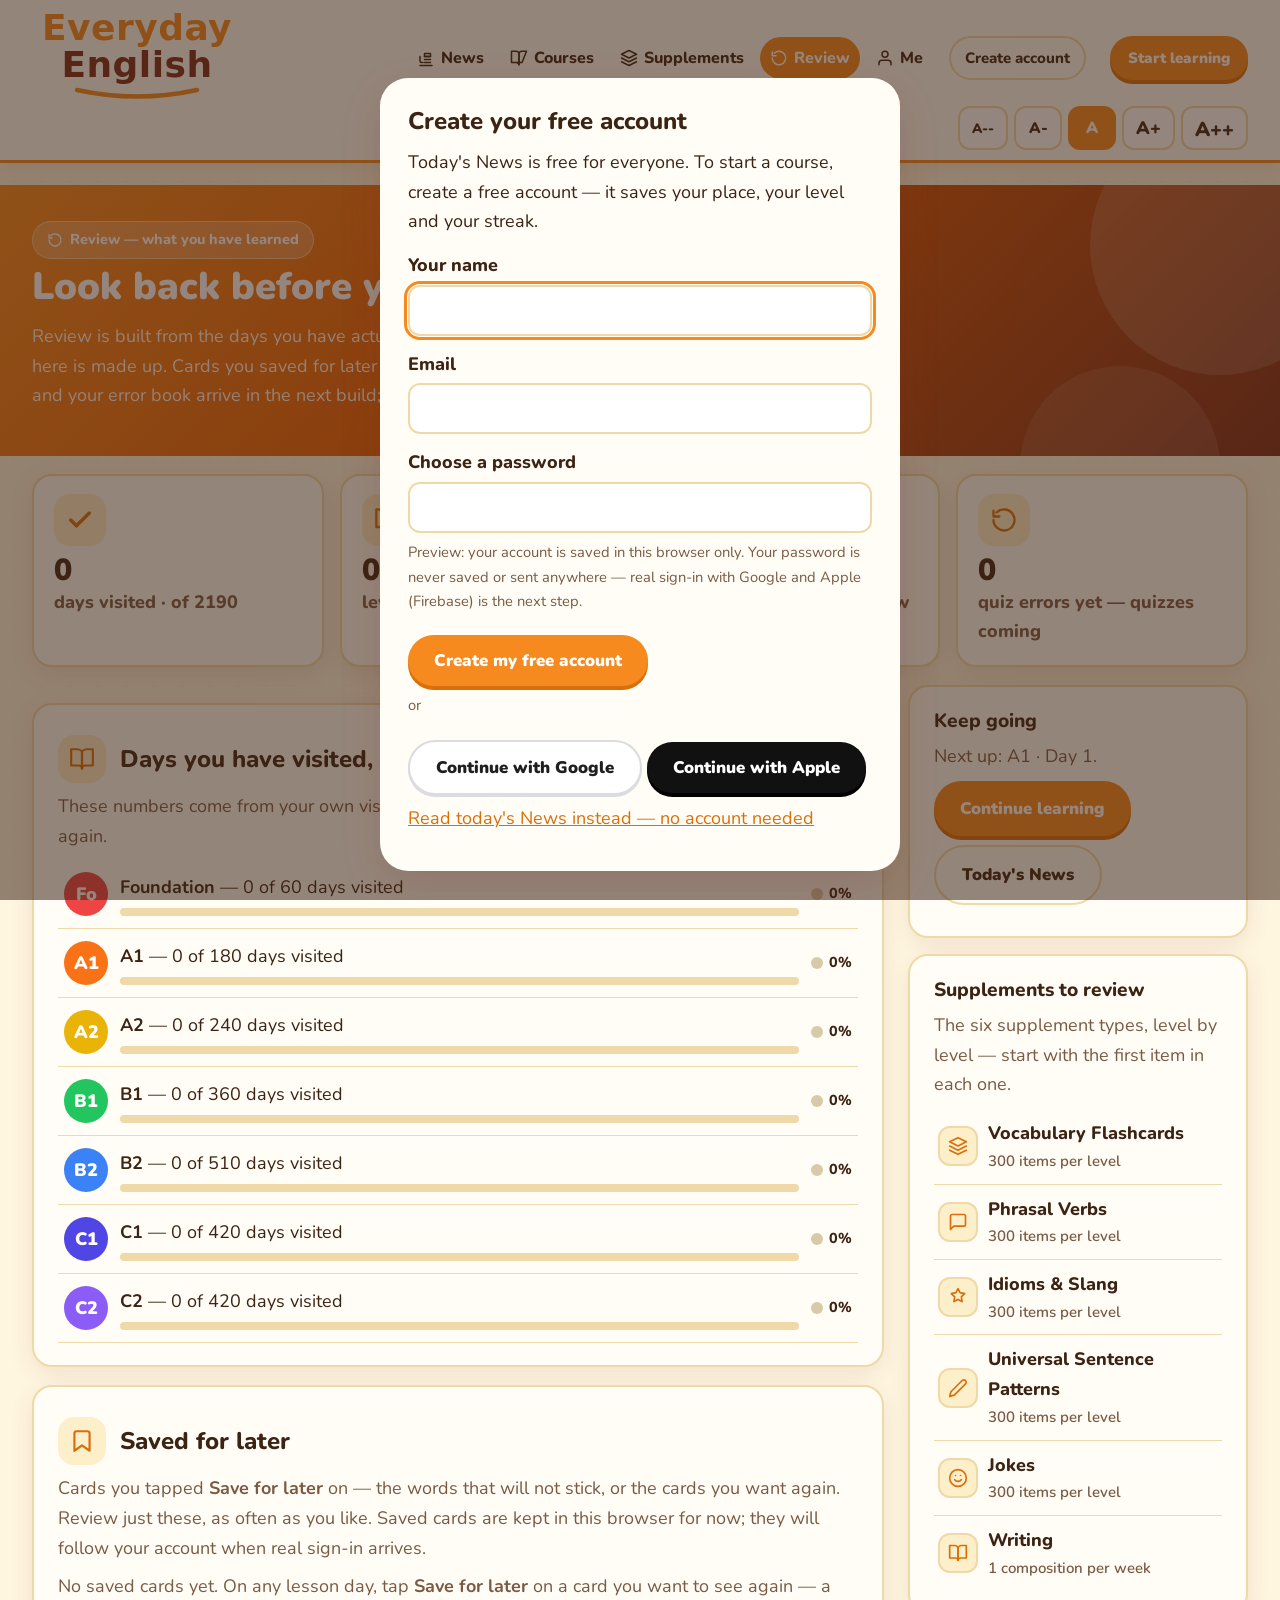
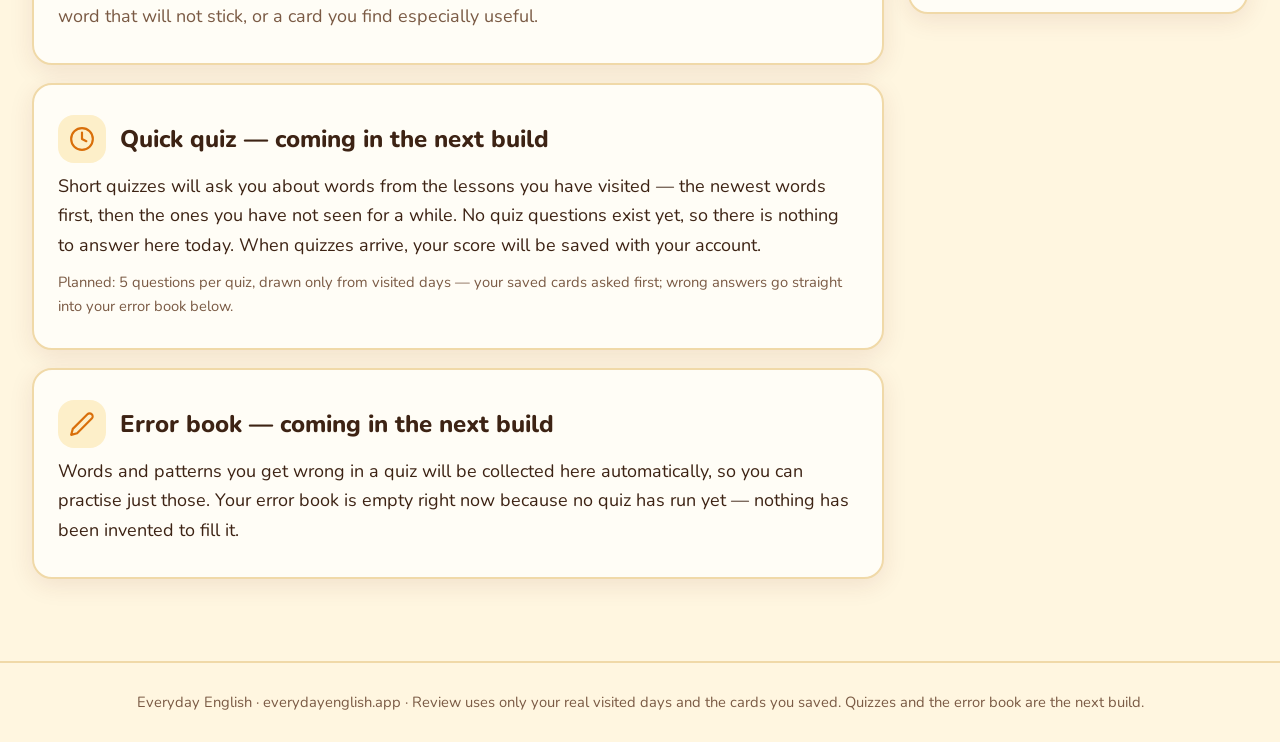
<file: website/review.html>
<!DOCTYPE html>
<html lang="en">
<head>
<meta charset="utf-8">
<meta name="viewport" content="width=device-width, initial-scale=1">
<title>Review — Everyday English</title>
<link rel="stylesheet" href="styles.css">
<style>body{background:#FFF6E0;color:#3D2314;font-family:'Nunito',system-ui,sans-serif}img{max-width:100%}</style>
<script src="data/data.js"></script>
<script src="data/supplements.js"></script>
<script src="app.js"></script>
</head>
<body>
<header class="site"><div class="bar">
  <a class="logo" href="home.html"><img src="assets/logo-wordmark-1.svg" alt="Everyday English"></a>
  <nav class="main" aria-label="Main navigation">
    <a href="home.html" data-nav="news"><svg viewBox="0 0 24 24" fill="none" stroke="currentColor" stroke-width="2" stroke-linecap="round" stroke-linejoin="round"><path d="M4 22h16"/><path d="M18 14h-8"/><path d="M18 18h-8"/><path d="M18 10h-8"/><path d="M10 6h8v4h-8zM4 10v6a2 2 0 0 0 2 2h2"/></svg>News</a>
    <a href="courses.html" data-nav="courses"><svg viewBox="0 0 24 24" fill="none" stroke="currentColor" stroke-width="2" stroke-linecap="round" stroke-linejoin="round"><path d="M2 3h6a4 4 0 0 1 4 4v14a3 3 0 0 0-3-3H2z"/><path d="M22 3h-6a4 4 0 0 0-4 4v14a3 3 0 0 0-3-3h7z"/></svg>Courses</a>
    <a href="supplements.html" data-nav="supplements"><svg viewBox="0 0 24 24" fill="none" stroke="currentColor" stroke-width="2" stroke-linecap="round" stroke-linejoin="round"><polygon points="12 2 2 7 12 12 22 7 12 2"/><polyline points="2 17 12 22 22 17"/><polyline points="2 12 12 17 22 12"/></svg>Supplements</a>
    <a href="review.html" data-nav="review"><svg viewBox="0 0 24 24" fill="none" stroke="currentColor" stroke-width="2" stroke-linecap="round" stroke-linejoin="round"><path d="M3 12a9 9 0 1 0 2.6-6.4"/><polyline points="3 4 3 9 8 9"/></svg>Review</a>
    <a href="settings.html" data-nav="me"><svg viewBox="0 0 24 24" fill="none" stroke="currentColor" stroke-width="2" stroke-linecap="round" stroke-linejoin="round"><path d="M20 21v-2a4 4 0 0 0-4-4H8a4 4 0 0 0-4 4v2"/><circle cx="12" cy="7" r="4"/></svg>Me</a>
  </nav>
  <a class="btn small header-cta" href="home.html">Start learning</a>
</div></header>

<div class="wrap">
  <section class="hero fullbleed">
    <span class="hero-badge"><svg viewBox="0 0 24 24" fill="none" stroke="currentColor" stroke-width="2" stroke-linecap="round" stroke-linejoin="round"><path d="M3 12a9 9 0 1 0 2.6-6.4"/><polyline points="3 4 3 9 8 9"/></svg>Review — what you have learned</span>
    <h1>Look back before you move on.</h1>
    <p>Review is built from the days you have actually visited — nothing here is made up.
    Cards you saved for later live here now. Quizzes and your error book arrive in the next build; this page is their home.</p>
  </section>

  <div class="stat-row" id="reviewStats"></div>

  <div class="layout">
    <div class="layout-main">
      <section class="card">
        <div class="section-head">
          <span class="ic-tile"><svg viewBox="0 0 24 24" fill="none" stroke="currentColor" stroke-width="2" stroke-linecap="round" stroke-linejoin="round"><path d="M2 3h6a4 4 0 0 1 4 4v14a3 3 0 0 0-3-3H2z"/><path d="M22 3h-6a4 4 0 0 0-4 4v14a3 3 0 0 1 3-3h7z"/></svg></span>
          <h2>Days you have visited, by level</h2>
        </div>
        <p class="muted">These numbers come from your own visited marks — tap a level to go back to a day and read it again.</p>
        <div id="levelReview"></div>
      </section>

      <section class="card">
        <div class="section-head">
          <span class="ic-tile"><svg viewBox="0 0 24 24" fill="none" stroke="currentColor" stroke-width="2" stroke-linecap="round" stroke-linejoin="round"><path d="M19 21l-7-5-7 5V5a2 2 0 0 1 2-2h10a2 2 0 0 1 2 2z"/></svg></span>
          <h2>Saved for later</h2>
        </div>
        <p class="muted">Cards you tapped <strong>Save for later</strong> on — the words that will not stick, or the cards you want again. Review just these, as often as you like. Saved cards are kept in this browser for now; they will follow your account when real sign-in arrives.</p>
        <div id="savedList"></div>
        <div id="savedDrill"></div>
      </section>

      <section class="card">
        <div class="section-head">
          <span class="ic-tile"><svg viewBox="0 0 24 24" fill="none" stroke="currentColor" stroke-width="2" stroke-linecap="round" stroke-linejoin="round"><circle cx="12" cy="12" r="10"/><polyline points="12 6 12 12 16 14"/></svg></span>
          <h2>Quick quiz — coming in the next build</h2>
        </div>
        <p>Short quizzes will ask you about words from the lessons you have visited — the newest words first, then the ones you have not seen for a while. No quiz questions exist yet, so there is nothing to answer here today. When quizzes arrive, your score will be saved with your account.</p>
        <p class="small muted">Planned: 5 questions per quiz, drawn only from visited days — your saved cards asked first; wrong answers go straight into your error book below.</p>
      </section>

      <section class="card">
        <div class="section-head">
          <span class="ic-tile"><svg viewBox="0 0 24 24" fill="none" stroke="currentColor" stroke-width="2" stroke-linecap="round" stroke-linejoin="round"><path d="M17 3a2.828 2.828 0 1 1 4 4L7.5 20.5 2 22l1.5-5.5L17 3z"/></svg></span>
          <h2>Error book — coming in the next build</h2>
        </div>
        <p>Words and patterns you get wrong in a quiz will be collected here automatically, so you can practise just those. Your error book is empty right now because no quiz has run yet — nothing has been invented to fill it.</p>
      </section>
    </div>

    <aside class="sidebar">
      <section class="card">
        <h3>Keep going</h3>
        <p class="muted" id="continueLine">Your next lesson is waiting.</p>
        <p><a class="btn" id="continueBtn" href="day.html?level=a1&amp;day=1">Continue learning</a></p>
        <p><a class="btn ghost" href="home.html">Today's News</a></p>
      </section>
      <section class="card">
        <h3>Supplements to review</h3>
        <p class="muted">The six supplement types, level by level — start with the first item in each one.</p>
        <div id="suppLinks"></div>
      </section>
    </aside>
  </div>
</div>

<footer class="site"><p class="small muted">Everyday English · everydayenglish.app · Review uses only your real visited days and the cards you saved. Quizzes and the error book are the next build.</p></footer>
<nav class="tabbar" aria-label="App navigation">
  <a href="home.html" data-tab="news"><svg viewBox="0 0 24 24" fill="none" stroke="currentColor" stroke-width="2" stroke-linecap="round" stroke-linejoin="round"><path d="M4 22h16"/><path d="M18 14h-8"/><path d="M18 18h-8"/><path d="M18 10h-8"/><path d="M10 6h8v4h-8zM4 10v6a2 2 0 0 0 2 2h2"/></svg><span>News</span></a>
  <a href="courses.html" data-tab="courses"><svg viewBox="0 0 24 24" fill="none" stroke="currentColor" stroke-width="2" stroke-linecap="round" stroke-linejoin="round"><path d="M2 3h6a4 4 0 0 1 4 4v14a3 3 0 0 0-3-3H2z"/><path d="M22 3h-6a4 4 0 0 0-4 4v14a3 3 0 0 1 3-3h7z"/></svg><span>Courses</span></a>
  <a href="supplements.html" data-tab="supplements"><svg viewBox="0 0 24 24" fill="none" stroke="currentColor" stroke-width="2" stroke-linecap="round" stroke-linejoin="round"><polygon points="12 2 2 7 12 12 22 7 12 2"/><polyline points="2 17 12 22 22 17"/><polyline points="2 12 12 17 22 12"/></svg><span>Supplements</span></a>
  <a href="review.html" data-tab="review"><svg viewBox="0 0 24 24" fill="none" stroke="currentColor" stroke-width="2" stroke-linecap="round" stroke-linejoin="round"><path d="M3 12a9 9 0 1 0 2.6-6.4"/><polyline points="3 4 3 9 8 9"/></svg><span>Review</span></a>
  <a href="settings.html" data-tab="me"><svg viewBox="0 0 24 24" fill="none" stroke="currentColor" stroke-width="2" stroke-linecap="round" stroke-linejoin="round"><path d="M20 21v-2a4 4 0 0 0-4-4H8a4 4 0 0 0-4 4v2"/><circle cx="12" cy="7" r="4"/></svg><span>Me</span></a>
</nav>

<script>
(function () {
  var data = window.EE_DATA;
  var order = ['foundation', 'a1', 'a2', 'b1', 'b2', 'c1', 'c2'];
  var totalVisited = 0, totalDays = 0, levelsTouched = 0;
  var rows = '';
  order.forEach(function (key) {
    var lv = data.levels[key];
    var vc = EE.visitedCount(key, lv.days);
    totalVisited += vc.done; totalDays += lv.days;
    if (vc.done > 0) levelsTouched++;
    var pct = lv.days ? Math.round(100 * vc.done / lv.days) : 0;
    rows += '<a class="day-row" href="level.html?level=' + key + '">' +
      '<span class="n" style="background:' + lv.color + ';color:#fff">' + lv.name.slice(0, 2) + '</span>' +
      '<span class="t"><strong>' + lv.name + '</strong> — ' + vc.done + ' of ' + lv.days + ' days visited' +
      '<span class="progress" style="display:block;height:8px;border-radius:999px;background:#F0D9A8;overflow:hidden;margin-top:6px"><i style="display:block;height:100%;width:' + pct + '%;background:' + lv.color + '"></i></span></span>' +
      '<span class="visited-dot' + (vc.done > 0 ? ' done' : '') + '"><span class="dot"></span>' + pct + '%</span></a>';
  });
  document.getElementById('levelReview').innerHTML = rows;
  var t = EE.continueTarget();
  var lv = data.levels[t.level];
  document.getElementById('reviewStats').innerHTML =
    '<div class="stat-tile"><span class="ic-tile">' + EE.icon('check') + '</span><div class="num">' + totalVisited + '</div><div class="lbl">days visited · of ' + totalDays + '</div></div>' +
    '<div class="stat-tile"><span class="ic-tile">' + EE.icon('book') + '</span><div class="num">' + levelsTouched + '</div><div class="lbl">levels started</div></div>' +
    '<div class="stat-tile"><span class="ic-tile">' + EE.icon('layers') + '</span><div class="num">6</div><div class="lbl">supplement types to review</div></div>' +
    '<div class="stat-tile"><span class="ic-tile">' + EE.icon('refresh') + '</span><div class="num">0</div><div class="lbl">quiz errors yet — quizzes coming</div></div>';
  document.getElementById('continueLine').textContent =
    'Next up: ' + (lv ? lv.name : t.level) + ' · Day ' + t.day + '.';
  document.getElementById('continueBtn').href =
    'day.html?level=' + encodeURIComponent(t.level) + '&day=' + t.day;
  document.getElementById('suppLinks').innerHTML = EE.supplementTypes().map(function (s) {
    return '<a class="side-link" href="supplement.html?type=' + encodeURIComponent(s.id) + '&level=a1">' +
      '<span class="ic-tile" style="background:var(--surface-2);color:var(--text);border:2px solid var(--border);width:40px;height:40px;border-radius:12px">' + EE.icon(s.icon) + '</span>' +
      '<span>' + EE.esc(s.name) + '<small>' + EE.esc(s.perLevelLabel) + '</small></span></a>';
  }).join('');

  /* ---- Saved for later: list + drill ----
     One pass through the saved cards, oldest first. "Got it" removes the
     card from the saved set; "Still hard" leaves it saved, so it comes
     back the next time the drill runs. */
  var savedEl = document.getElementById('savedList');
  var drillEl = document.getElementById('savedDrill');
  var drillQueue = [], drillPos = 0, drillActive = false;
  function levelName(k) { var l = data.levels[k]; return l ? l.name : k; }
  function renderSaved() {
    var list = EE.savedList();
    if (!list.length) {
      savedEl.innerHTML = '<p class="muted">No saved cards yet. On any lesson day, tap <strong>Save for later</strong> on a card you want to see again — a word that will not stick, or a card you find especially useful.</p>';
      drillEl.innerHTML = '';
      return;
    }
    savedEl.innerHTML = '<p><strong>' + list.length + ' saved card' + (list.length > 1 ? 's' : '') + '</strong> · <button type="button" class="btn small" id="startDrill">Review saved cards</button></p>' +
      list.map(function (s) {
        var d = s.savedAt ? new Date(s.savedAt).toISOString().slice(0, 10) : '';
        return '<div class="saved-item"><div><strong>' + EE.esc(s.word || s.title || 'Card') + '</strong>' +
          (s.definition ? '<br><span class="muted">' + EE.esc(s.definition) + '</span>' : '') +
          '<br><span class="small muted">' + EE.esc(levelName(s.level)) + ' · Day ' + s.day + (d ? ' · saved ' + d : '') + '</span></div>' +
          '<div class="saved-actions"><a class="btn ghost small" href="day.html?level=' + encodeURIComponent(s.level) + '&day=' + s.day + '">Open day</a> ' +
          '<button type="button" class="btn ghost small" data-unsave="' + EE.esc(s.level + ':' + s.day + ':' + s.kind + ':' + s.index) + '">Remove</button></div></div>';
      }).join('');
    document.getElementById('startDrill').onclick = startDrill;
    savedEl.querySelectorAll('[data-unsave]').forEach(function (b) {
      b.onclick = function () {
        var p = b.getAttribute('data-unsave').split(':');
        EE.unsaveCard(p[0], Number(p[1]), p[2], p.slice(3).join(':'));
        renderSaved();
      };
    });
  }
  function startDrill() {
    drillQueue = EE.savedList();
    drillPos = 0; drillActive = true;
    renderDrill(false);
  }
  function renderDrill(showAnswer) {
    if (!drillActive || drillPos >= drillQueue.length) {
      var n = drillQueue.length;
      drillEl.innerHTML = drillActive ?
        '<div class="drill-done"><strong>Done — you reviewed ' + n + ' saved card' + (n > 1 ? 's' : '') + '.</strong>' +
        '<p class="muted">Cards you marked "Still hard" stay saved — review them again any time.</p>' +
        '<p><button type="button" class="btn small" id="drillAgain">Review again</button></p></div>' : '';
      var again = document.getElementById('drillAgain');
      if (again) again.onclick = startDrill;
      drillActive = false;
      renderSaved();
      return;
    }
    var s = drillQueue[drillPos];
    var h = '<div class="drill-card"><p class="small muted">Saved card ' + (drillPos + 1) + ' of ' + drillQueue.length + ' · ' + EE.esc(levelName(s.level)) + ' · Day ' + s.day + '</p>' +
      '<div class="word">' + EE.esc(s.word || s.title || 'Card') + '</div>' +
      EE.speakBtn((s.word || '') + '. ' + (s.definition || '') + '. ' + (s.example || ''));
    if (showAnswer) {
      h += (s.definition ? '<p>' + EE.esc(s.definition) + '</p>' : '') +
        (s.example ? '<p><em>' + EE.esc(s.example) + '</em></p>' : '') +
        '<p><button type="button" class="btn small" id="drillGot">Got it — remove from saved</button> ' +
        '<button type="button" class="btn ghost small" id="drillHard">Still hard — keep it</button></p>';
    } else {
      h += '<p><button type="button" class="btn small" id="drillShow">Show answer</button></p>';
    }
    h += '</div>';
    drillEl.innerHTML = h;
    var show = document.getElementById('drillShow');
    if (show) show.onclick = function () { renderDrill(true); };
    var got = document.getElementById('drillGot');
    if (got) got.onclick = function () {
      EE.unsaveCard(s.level, s.day, s.kind, s.index);
      drillQueue.splice(drillPos, 1);
      renderDrill(false);
    };
    var hard = document.getElementById('drillHard');
    if (hard) hard.onclick = function () { drillPos++; renderDrill(false); };
  }
  renderSaved();
})();
</script>
</body>
</html>
</file>
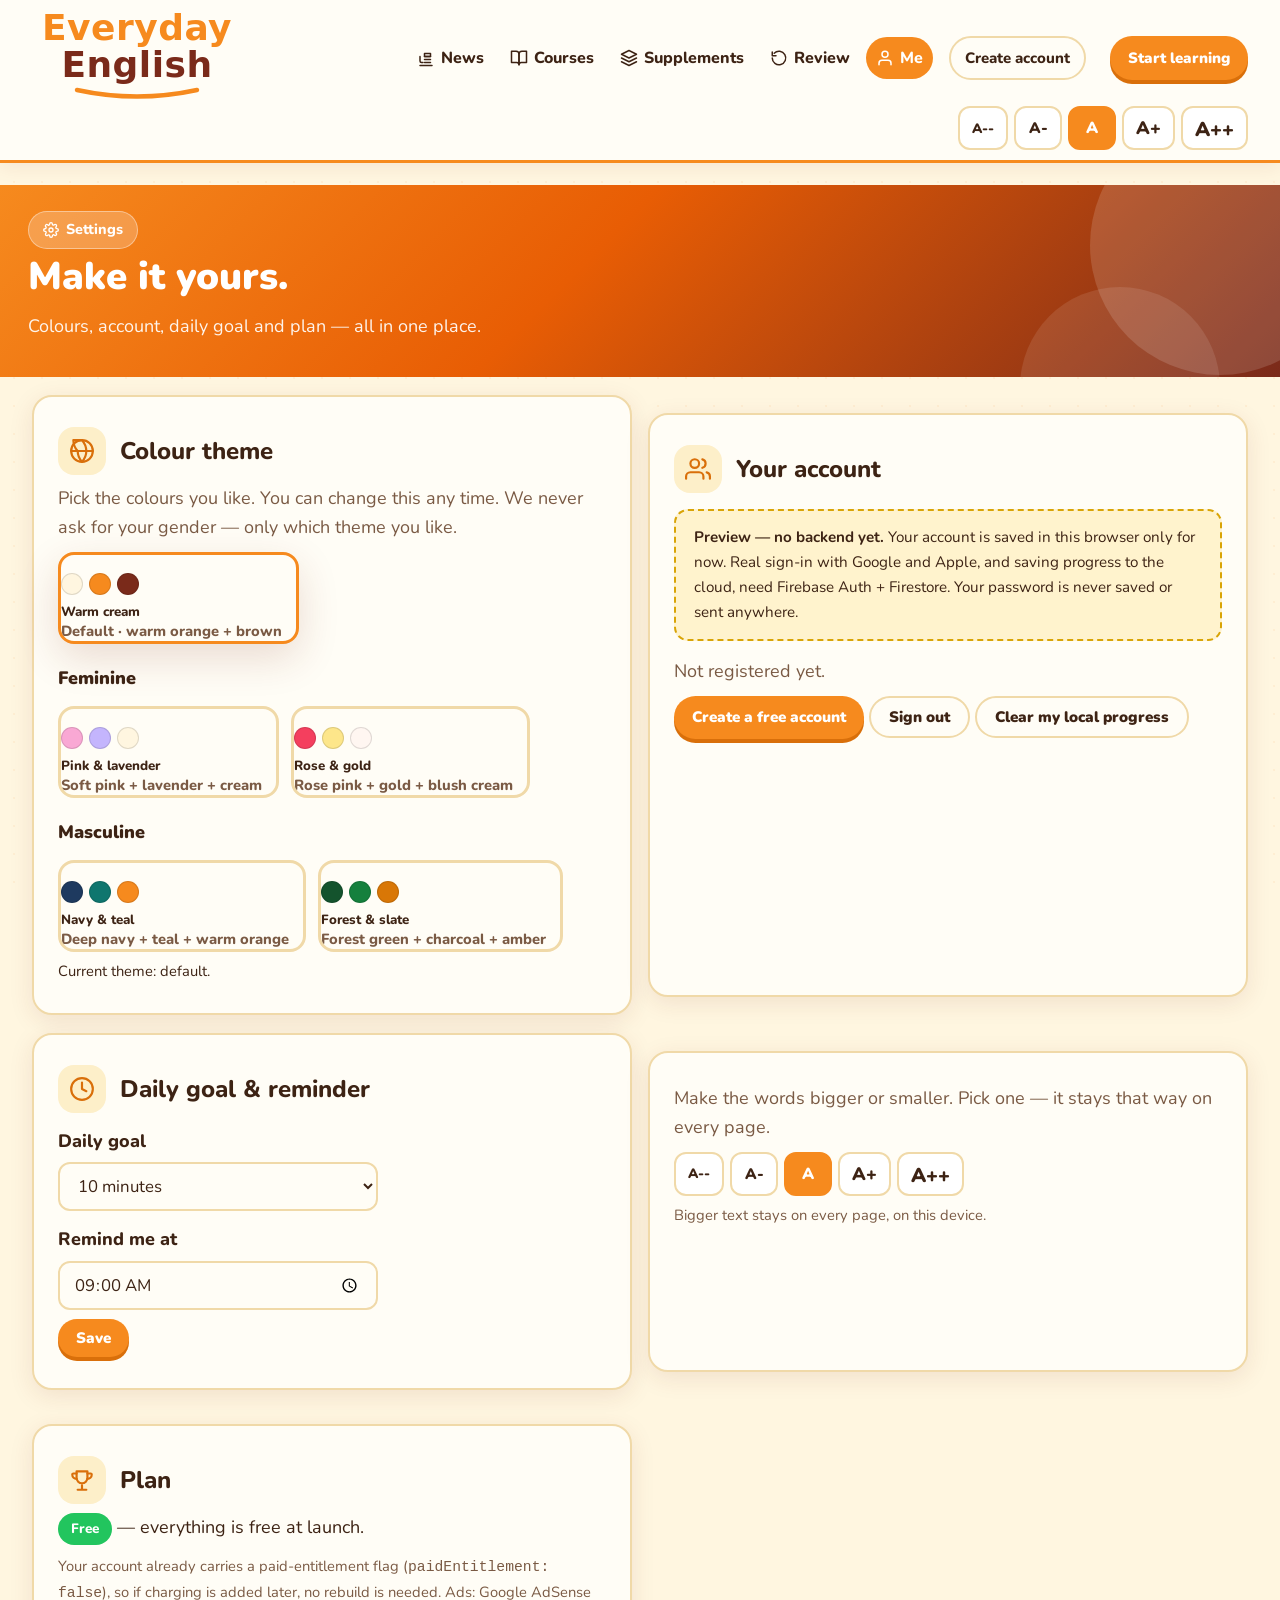
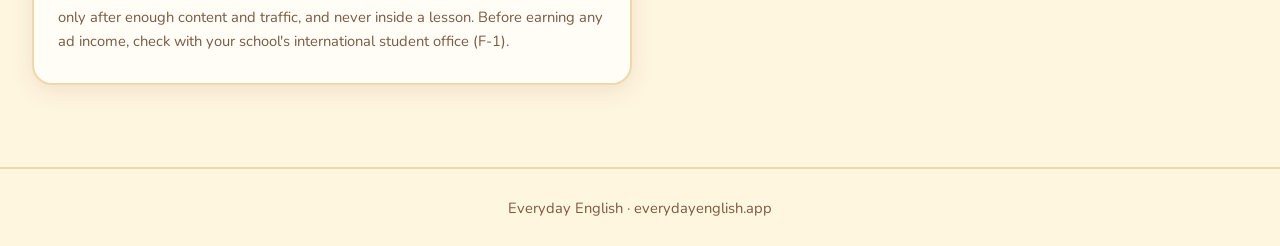
<file: website/settings.html>
<!DOCTYPE html>
<html lang="en">
<head>
<meta charset="utf-8">
<meta name="viewport" content="width=device-width, initial-scale=1">
<title>Settings — Everyday English</title>
<link rel="stylesheet" href="styles.css">
<style>body{background:#FFF6E0;color:#3D2314;font-family:'Nunito',system-ui,sans-serif}img{max-width:100%}</style>
<script src="data/data.js"></script>
<script src="app.js"></script>
</head>
<body>
<header class="site"><div class="bar">
  <a class="logo" href="home.html"><img src="assets/logo-wordmark-1.svg" alt="Everyday English"></a>
  <nav class="main" aria-label="Main navigation">
    <a href="home.html" data-nav="news"><svg viewBox="0 0 24 24" fill="none" stroke="currentColor" stroke-width="2" stroke-linecap="round" stroke-linejoin="round"><path d="M4 22h16"/><path d="M18 14h-8"/><path d="M18 18h-8"/><path d="M18 10h-8"/><path d="M10 6h8v4h-8zM4 10v6a2 2 0 0 0 2 2h2"/></svg>News</a>
    <a href="courses.html" data-nav="courses"><svg viewBox="0 0 24 24" fill="none" stroke="currentColor" stroke-width="2" stroke-linecap="round" stroke-linejoin="round"><path d="M2 3h6a4 4 0 0 1 4 4v14a3 3 0 0 0-3-3H2z"/><path d="M22 3h-6a4 4 0 0 0-4 4v14a3 3 0 0 1 3-3h7z"/></svg>Courses</a>
    <a href="supplements.html" data-nav="supplements"><svg viewBox="0 0 24 24" fill="none" stroke="currentColor" stroke-width="2" stroke-linecap="round" stroke-linejoin="round"><polygon points="12 2 2 7 12 12 22 7 12 2"/><polyline points="2 17 12 22 22 17"/><polyline points="2 12 12 17 22 12"/></svg>Supplements</a>
    <a href="review.html" data-nav="review"><svg viewBox="0 0 24 24" fill="none" stroke="currentColor" stroke-width="2" stroke-linecap="round" stroke-linejoin="round"><path d="M3 12a9 9 0 1 0 2.6-6.4"/><polyline points="3 4 3 9 8 9"/></svg>Review</a>
    <a href="settings.html" data-nav="me"><svg viewBox="0 0 24 24" fill="none" stroke="currentColor" stroke-width="2" stroke-linecap="round" stroke-linejoin="round"><path d="M20 21v-2a4 4 0 0 0-4-4H8a4 4 0 0 0-4 4v2"/><circle cx="12" cy="7" r="4"/></svg>Me</a>
  </nav>
  <a class="btn small header-cta" href="home.html">Start learning</a>
</div></header>

<div class="wrap">
  <section class="hero fullbleed" style="padding:26px 28px">
    <span class="hero-badge"><svg viewBox="0 0 24 24" fill="none" stroke="currentColor" stroke-width="2" stroke-linecap="round" stroke-linejoin="round"><circle cx="12" cy="12" r="3"/><path d="M19.4 15a1.65 1.65 0 0 0 .33 1.82l.06.06a2 2 0 1 1-2.83 2.83l-.06-.06a1.65 1.65 0 0 0-1.82-.33 1.65 1.65 0 0 0-1 1.51V21a2 2 0 1 1-4 0v-.09A1.65 1.65 0 0 0 9 19.4a1.65 1.65 0 0 0-1.82.33l-.06.06a2 2 0 1 1-2.83-2.83l.06-.06a1.65 1.65 0 0 0 .33-1.82 1.65 1.65 0 0 0-1.51-1H3a2 2 0 1 1 0-4h.09A1.65 1.65 0 0 0 4.6 9a1.65 1.65 0 0 0-.33-1.82l-.06-.06a2 2 0 1 1 2.83-2.83l.06.06a1.65 1.65 0 0 0 1.82.33H9a1.65 1.65 0 0 0 1-1.51V3a2 2 0 1 1 4 0v.09a1.65 1.65 0 0 0 1 1.51 1.65 1.65 0 0 0 1.82-.33l.06-.06a2 2 0 1 1 2.83 2.83l-.06.06a1.65 1.65 0 0 0-.33 1.82V9a1.65 1.65 0 0 0 1.51 1H21a2 2 0 1 1 0 4h-.09a1.65 1.65 0 0 0-1.51 1z"/></svg>Settings</span>
    <h1>Make it yours.</h1>
    <p>Colours, account, daily goal and plan — all in one place.</p>
  </section>

  <div class="grid cols2" style="margin-top:18px">
  <section class="card" style="margin:0">
    <div class="section-head">
      <span class="ic-tile"><svg viewBox="0 0 24 24" fill="none" stroke="currentColor" stroke-width="2" stroke-linecap="round" stroke-linejoin="round"><circle cx="12" cy="12" r="10"/><path d="M12 2a15.3 15.3 0 0 1 4 10 15.3 15.3 0 0 1-4 10 15.3 15.3 0 0 1-4-10 15.3 15.3 0 0 1-4-10z"/><path d="M2 12h20"/></svg></span>
      <h2>Colour theme</h2>
    </div>
    <p class="muted">Pick the colours you like. You can change this any time. We never ask
    for your gender — only which theme you like.</p>
    <div class="theme-pick" id="themePick">
      <button class="theme-swatch" data-theme="default">
        <span class="preview warm"></span>
        <span class="label"><span class="dots"><i style="background:#FFF6E0"></i><i style="background:#F68A1E"></i><i style="background:#7A2A1A"></i></span>
        Warm cream<br><span class="small muted">Default · warm orange + brown</span></span>
      </button>
      <p class="theme-group">Feminine</p>
      <button class="theme-swatch" data-theme="female">
        <span class="preview pink"></span>
        <span class="label"><span class="dots"><i style="background:#F9A8D4"></i><i style="background:#C4B5FD"></i><i style="background:#FFF6E0"></i></span>
        Pink &amp; lavender<br><span class="small muted">Soft pink + lavender + cream</span></span>
      </button>
      <button class="theme-swatch" data-theme="rose">
        <span class="preview rose"></span>
        <span class="label"><span class="dots"><i style="background:#F43F5E"></i><i style="background:#FDE68A"></i><i style="background:#FFF6F1"></i></span>
        Rose &amp; gold<br><span class="small muted">Rose pink + gold + blush cream</span></span>
      </button>
      <p class="theme-group">Masculine</p>
      <button class="theme-swatch" data-theme="male">
        <span class="preview navy"></span>
        <span class="label"><span class="dots"><i style="background:#1E3A5F"></i><i style="background:#0F766E"></i><i style="background:#F68A1E"></i></span>
        Navy &amp; teal<br><span class="small muted">Deep navy + teal + warm orange</span></span>
      </button>
      <button class="theme-swatch" data-theme="forest">
        <span class="preview forest"></span>
        <span class="label"><span class="dots"><i style="background:#14532D"></i><i style="background:#15803D"></i><i style="background:#D97706"></i></span>
        Forest &amp; slate<br><span class="small muted">Forest green + charcoal + amber</span></span>
      </button>
    </div>
    <p class="small" id="themeNote"></p>
  </section>

  <section class="card">
    <div class="section-head">
      <span class="ic-tile"><svg viewBox="0 0 24 24" fill="none" stroke="currentColor" stroke-width="2" stroke-linecap="round" stroke-linejoin="round"><path d="M17 21v-2a4 4 0 0 0-4-4H5a4 4 0 0 0-4 4v2"/><circle cx="9" cy="7" r="4"/><path d="M23 21v-2a4 4 0 0 0-3-3.87"/><path d="M16 3.13a4 4 0 0 1 0 7.75"/></svg></span>
      <h2>Your account</h2>
    </div>
    <div class="notice"><strong>Preview — no backend yet.</strong> Your account is saved
    in this browser only for now. Real sign-in with Google and Apple, and saving
    progress to the cloud, need Firebase Auth + Firestore. Your password is never
    saved or sent anywhere.</div>
    <p id="accountLine" class="muted">Not registered yet.</p>
    <p><a class="btn small" href="index.html">Create a free account</a>
    <button class="btn ghost small" id="signOutBtn">Sign out</button>
    <button class="btn ghost small" id="resetBtn">Clear my local progress</button></p>
  </section>

  </div>
  <div class="grid cols2" style="margin-top:18px">
  <section class="card" style="margin:0">
    <div class="section-head">
      <span class="ic-tile"><svg viewBox="0 0 24 24" fill="none" stroke="currentColor" stroke-width="2" stroke-linecap="round" stroke-linejoin="round"><circle cx="12" cy="12" r="10"/><polyline points="12 6 12 12 16 14"/></svg></span>
      <h2>Daily goal &amp; reminder</h2>
    </div>
    <label for="goalMinutes">Daily goal</label>
    <select id="goalMinutes">
      <option value="10">10 minutes</option>
      <option value="20">20 minutes</option>
      <option value="30">30 minutes</option>
    </select>
    <label for="reminderTime">Remind me at</label>
    <input type="time" id="reminderTime" value="09:00">
    <p><button class="btn small" id="saveBtn">Save</button> <span id="savedNote" class="small muted"></span></p>
  </section>

  <section class="card">
    <p class="muted">Make the words bigger or smaller. Pick one — it stays that way on every page.</p>
    <div class="font-size" role="group" aria-label="Text size">
      <button type="button" data-font-size="xsmall" aria-label="Extra small text size">A--</button>
      <button type="button" data-font-size="small" aria-label="Small text size">A-</button>
      <button type="button" data-font-size="normal" aria-label="Normal text size">A</button>
      <button type="button" data-font-size="large" aria-label="Large text size">A+</button>
      <button type="button" data-font-size="extra" aria-label="Extra large text size">A++</button>
    </div>
    <p class="small muted">Bigger text stays on every page, on this device.</p>
  </section>

  <section class="card">
    <div class="section-head">
      <span class="ic-tile"><svg viewBox="0 0 24 24" fill="none" stroke="currentColor" stroke-width="2" stroke-linecap="round" stroke-linejoin="round"><path d="M8 21h8M12 17v4M7 4h10v6a5 5 0 0 1-10 0V4z"/><path d="M7 6H4a1 1 0 0 0-1 1c0 2.5 2 4 4 4M17 6h3a1 1 0 0 1 1 1c0 2.5-2 4-4 4"/></svg></span>
      <h2>Plan</h2>
    </div>
    <p><span class="pill level" style="--level:#22C55E">Free</span> — everything is free at launch.</p>
    <p class="small muted">Your account already carries a paid-entitlement flag
    (<code>paidEntitlement: false</code>), so if charging is added later, no rebuild
    is needed. Ads: Google AdSense only after enough content and traffic, and
    never inside a lesson. Before earning any ad income, check with your school's
    international student office (F-1).</p>
  </section>
  </div>
</div>

<footer class="site"><p class="small muted">Everyday English · everydayenglish.app</p></footer>

<script>
(function () {
  var pick = document.getElementById('themePick');
  function refresh() {
    var cur = EE.theme();
    pick.querySelectorAll('.theme-swatch').forEach(function (b) {
      b.classList.toggle('on', b.dataset.theme === cur);
    });
    document.getElementById('themeNote').textContent = 'Current theme: ' + cur + '.';
  }
  pick.querySelectorAll('.theme-swatch').forEach(function (b) {
    b.onclick = function () { EE.setTheme(b.dataset.theme); refresh(); };
  });
  refresh();

  var acct = EE.account();
  if (acct) document.getElementById('accountLine').textContent =
    'Signed in as ' + acct.name + (acct.email ? ' (' + acct.email + ')' : '') +
    ' — ' + acct.provider + '. Level: ' + (EE.progress().level || '—') + '.';
  document.getElementById('signOutBtn').onclick = function () {
    if (confirm('Sign out on this browser? Your local progress stays, but courses will ask you to register again.')) {
      EE.signOut();
      location.reload();
    }
  };
  var p = EE.progress();
  if (p.provider && !acct) document.getElementById('accountLine').textContent =
    'Demo learner — ' + p.provider + '. Level: ' + (p.level || '—') + '.';
  if (p.goalMinutes) document.getElementById('goalMinutes').value = String(p.goalMinutes);
  if (p.reminderTime) document.getElementById('reminderTime').value = p.reminderTime;
  document.getElementById('saveBtn').onclick = function () {
    var q = EE.progress();
    q.goalMinutes = Number(document.getElementById('goalMinutes').value);
    q.reminderTime = document.getElementById('reminderTime').value;
    EE.saveProgress(q);
    document.getElementById('savedNote').textContent = 'Saved (in this browser for now).';
  };
  document.getElementById('resetBtn').onclick = function () {
    if (confirm('Clear all local progress in this browser?')) {
      localStorage.removeItem('ee-progress-v1');
      location.reload();
    }
  };
})();
</script>
<nav class="tabbar" aria-label="App navigation">
  <a href="home.html" data-tab="news"><svg viewBox="0 0 24 24" fill="none" stroke="currentColor" stroke-width="2" stroke-linecap="round" stroke-linejoin="round"><path d="M4 22h16"/><path d="M18 14h-8"/><path d="M18 18h-8"/><path d="M18 10h-8"/><path d="M10 6h8v4h-8zM4 10v6a2 2 0 0 0 2 2h2"/></svg><span>News</span></a>
  <a href="courses.html" data-tab="courses"><svg viewBox="0 0 24 24" fill="none" stroke="currentColor" stroke-width="2" stroke-linecap="round" stroke-linejoin="round"><path d="M2 3h6a4 4 0 0 1 4 4v14a3 3 0 0 0-3-3H2z"/><path d="M22 3h-6a4 4 0 0 0-4 4v14a3 3 0 0 1 3-3h7z"/></svg><span>Courses</span></a>
  <a href="supplements.html" data-tab="supplements"><svg viewBox="0 0 24 24" fill="none" stroke="currentColor" stroke-width="2" stroke-linecap="round" stroke-linejoin="round"><polygon points="12 2 2 7 12 12 22 7 12 2"/><polyline points="2 17 12 22 22 17"/><polyline points="2 12 12 17 22 12"/></svg><span>Supplements</span></a>
  <a href="review.html" data-tab="review"><svg viewBox="0 0 24 24" fill="none" stroke="currentColor" stroke-width="2" stroke-linecap="round" stroke-linejoin="round"><path d="M3 12a9 9 0 1 0 2.6-6.4"/><polyline points="3 4 3 9 8 9"/></svg><span>Review</span></a>
  <a href="settings.html" data-tab="me"><svg viewBox="0 0 24 24" fill="none" stroke="currentColor" stroke-width="2" stroke-linecap="round" stroke-linejoin="round"><path d="M20 21v-2a4 4 0 0 0-4-4H8a4 4 0 0 0-4 4v2"/><circle cx="12" cy="7" r="4"/></svg><span>Me</span></a>
</nav>
</body>
</html>
</file>
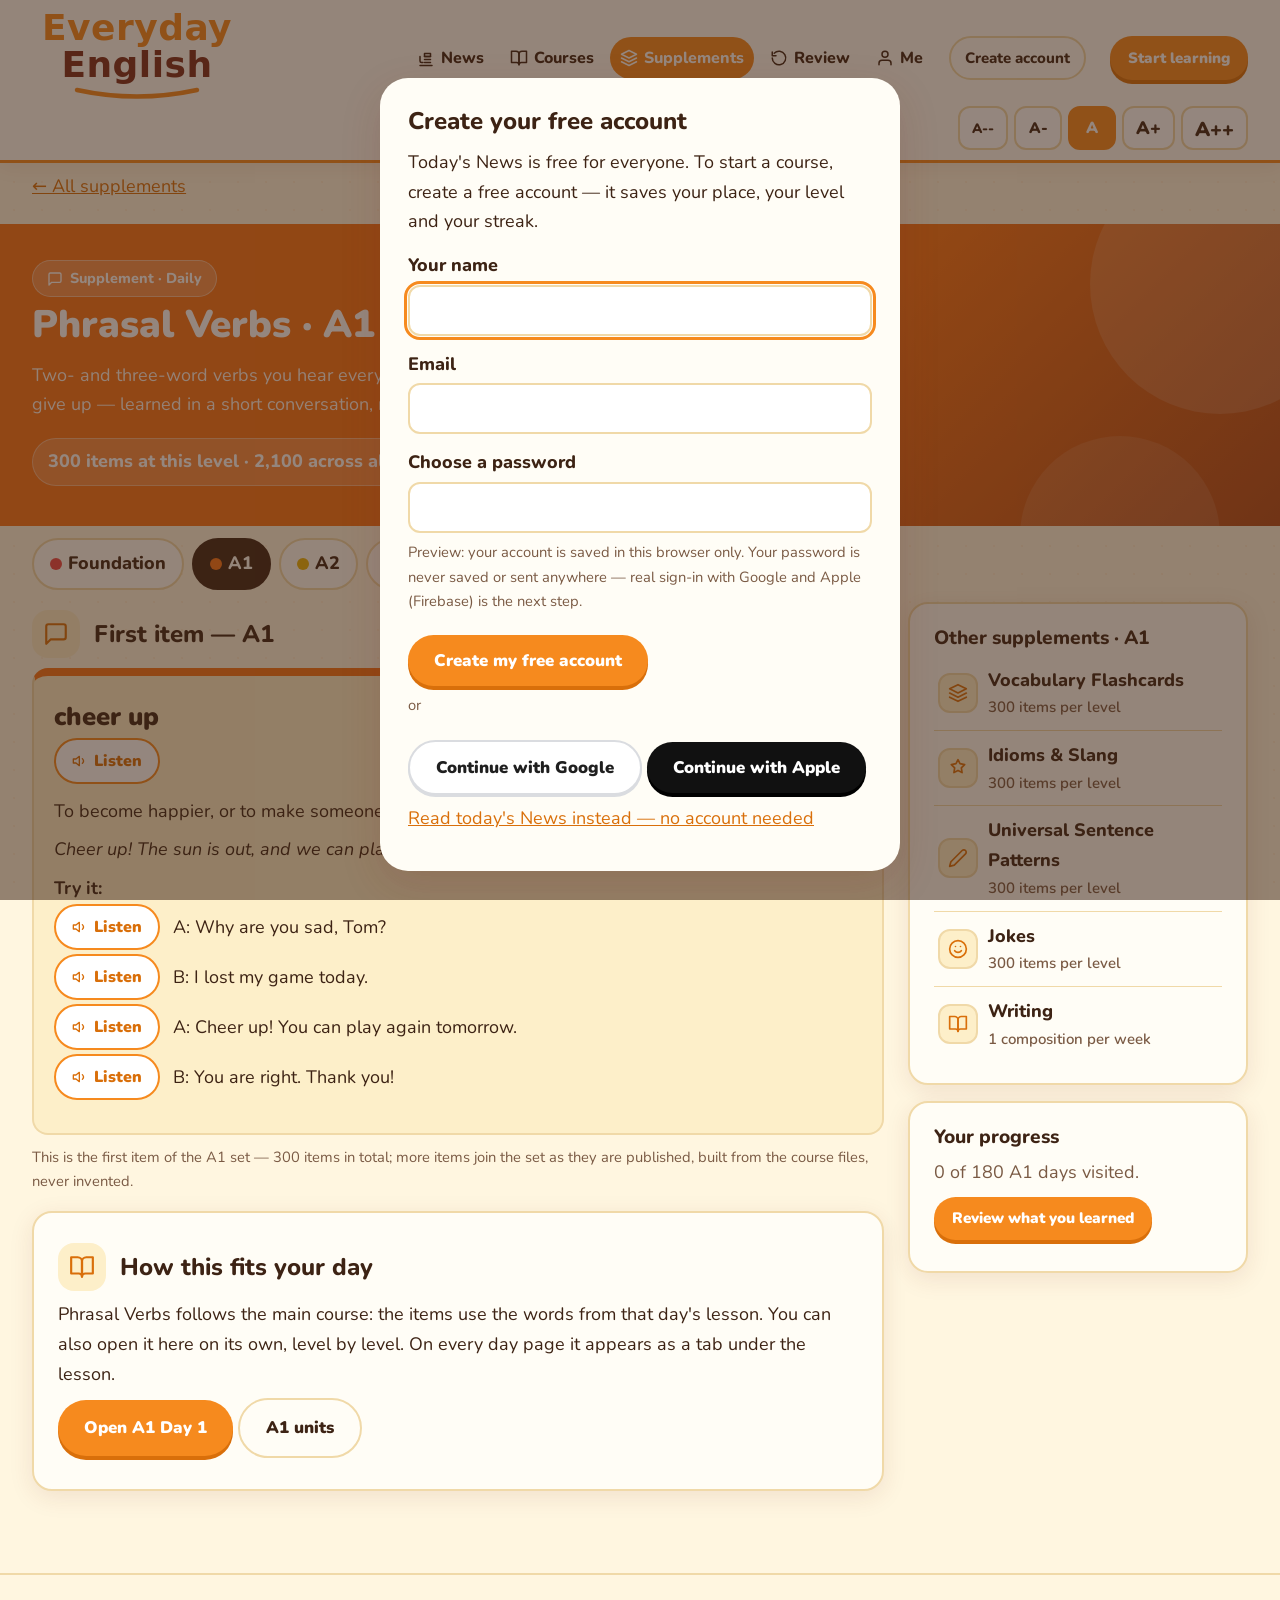
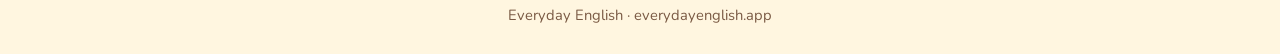
<file: website/supplement.html>
<!DOCTYPE html>
<html lang="en">
<head>
<meta charset="utf-8">
<meta name="viewport" content="width=device-width, initial-scale=1">
<title>Supplement — Everyday English</title>
<link rel="stylesheet" href="styles.css">
<style>body{background:#FFF6E0;color:#3D2314;font-family:'Nunito',system-ui,sans-serif}img{max-width:100%}</style>
<script src="data/data.js"></script>
<script src="data/supplements.js"></script>
<script src="app.js"></script>
</head>
<body>
<header class="site"><div class="bar">
  <a class="logo" href="home.html"><img src="assets/logo-wordmark-1.svg" alt="Everyday English"></a>
  <nav class="main" aria-label="Main navigation">
    <a href="home.html" data-nav="news"><svg viewBox="0 0 24 24" fill="none" stroke="currentColor" stroke-width="2" stroke-linecap="round" stroke-linejoin="round"><path d="M4 22h16"/><path d="M18 14h-8"/><path d="M18 18h-8"/><path d="M18 10h-8"/><path d="M10 6h8v4h-8zM4 10v6a2 2 0 0 0 2 2h2"/></svg>News</a>
    <a href="courses.html" data-nav="courses"><svg viewBox="0 0 24 24" fill="none" stroke="currentColor" stroke-width="2" stroke-linecap="round" stroke-linejoin="round"><path d="M2 3h6a4 4 0 0 1 4 4v14a3 3 0 0 0-3-3H2z"/><path d="M22 3h-6a4 4 0 0 0-4 4v14a3 3 0 0 1 3-3h7z"/></svg>Courses</a>
    <a href="supplements.html" data-nav="supplements"><svg viewBox="0 0 24 24" fill="none" stroke="currentColor" stroke-width="2" stroke-linecap="round" stroke-linejoin="round"><polygon points="12 2 2 7 12 12 22 7 12 2"/><polyline points="2 17 12 22 22 17"/><polyline points="2 12 12 17 22 12"/></svg>Supplements</a>
    <a href="review.html" data-nav="review"><svg viewBox="0 0 24 24" fill="none" stroke="currentColor" stroke-width="2" stroke-linecap="round" stroke-linejoin="round"><path d="M3 12a9 9 0 1 0 2.6-6.4"/><polyline points="3 4 3 9 8 9"/></svg>Review</a>
    <a href="settings.html" data-nav="me"><svg viewBox="0 0 24 24" fill="none" stroke="currentColor" stroke-width="2" stroke-linecap="round" stroke-linejoin="round"><path d="M20 21v-2a4 4 0 0 0-4-4H8a4 4 0 0 0-4 4v2"/><circle cx="12" cy="7" r="4"/></svg>Me</a>
  </nav>
  <a class="btn small header-cta" href="home.html">Start learning</a>
</div></header>

<div class="wrap" id="page">
  <p><a href="supplements.html">← All supplements</a></p>
  <div id="suppHead"></div>
  <div class="level-chips" id="levelChips"></div>
  <div class="layout">
    <div class="layout-main" id="suppBody"></div>
    <aside class="sidebar" id="suppSide"></aside>
  </div>
</div>

<footer class="site"><p class="small muted">Everyday English · everydayenglish.app</p></footer>
<nav class="tabbar" aria-label="App navigation">
  <a href="home.html" data-tab="news"><svg viewBox="0 0 24 24" fill="none" stroke="currentColor" stroke-width="2" stroke-linecap="round" stroke-linejoin="round"><path d="M4 22h16"/><path d="M18 14h-8"/><path d="M18 18h-8"/><path d="M18 10h-8"/><path d="M10 6h8v4h-8zM4 10v6a2 2 0 0 0 2 2h2"/></svg><span>News</span></a>
  <a href="courses.html" data-tab="courses"><svg viewBox="0 0 24 24" fill="none" stroke="currentColor" stroke-width="2" stroke-linecap="round" stroke-linejoin="round"><path d="M2 3h6a4 4 0 0 1 4 4v14a3 3 0 0 0-3-3H2z"/><path d="M22 3h-6a4 4 0 0 0-4 4v14a3 3 0 0 1 3-3h7z"/></svg><span>Courses</span></a>
  <a href="supplements.html" data-tab="supplements"><svg viewBox="0 0 24 24" fill="none" stroke="currentColor" stroke-width="2" stroke-linecap="round" stroke-linejoin="round"><polygon points="12 2 2 7 12 12 22 7 12 2"/><polyline points="2 17 12 22 22 17"/><polyline points="2 12 12 17 22 12"/></svg><span>Supplements</span></a>
  <a href="review.html" data-tab="review"><svg viewBox="0 0 24 24" fill="none" stroke="currentColor" stroke-width="2" stroke-linecap="round" stroke-linejoin="round"><path d="M3 12a9 9 0 1 0 2.6-6.4"/><polyline points="3 4 3 9 8 9"/></svg><span>Review</span></a>
  <a href="settings.html" data-tab="me"><svg viewBox="0 0 24 24" fill="none" stroke="currentColor" stroke-width="2" stroke-linecap="round" stroke-linejoin="round"><path d="M20 21v-2a4 4 0 0 0-4-4H8a4 4 0 0 0-4 4v2"/><circle cx="12" cy="7" r="4"/></svg><span>Me</span></a>
</nav>

<script>
(function () {
  var params = new URLSearchParams(location.search);
  var typeId = params.get('type') || 'phrasal-verbs';
  var level = params.get('level') || 'a1';
  var data = window.EE_DATA;
  var s = EE.supplementById(typeId);
  var page = document.getElementById('page');
  if (!s || !data.levels[level]) {
    page.innerHTML = '<h1>Supplement not found</h1><p><a href="supplements.html">Back to all supplements</a></p>';
    return;
  }
  var lv = data.levels[level];
  document.title = s.name + ' · ' + lv.name + ' — Everyday English';
  document.documentElement.style.setProperty('--level', lv.color);

  var count = (typeof s.perLevel === 'number')
    ? s.perLevel + ' items at this level · ' + s.total.toLocaleString() + ' across all 7 levels'
    : s.perLevelLabel + ' · ' + (s.perLevelCounts ? s.perLevelCounts[level] : s.total) +
      ' at ' + lv.name + ' · ' + s.total + ' across all 7 levels';

  document.getElementById('suppHead').innerHTML =
    '<section class="hero fullbleed" style="background:linear-gradient(135deg,' + lv.color + ' 0%,' + lv.color + ' 60%,#7A2A1A 130%)">' +
    '<span class="hero-badge">' + EE.icon(s.icon) + ' Supplement · ' + (s.cadence === 'weekly' ? 'Weekly' : 'Daily') + '</span>' +
    '<h1>' + EE.esc(s.name) + ' · ' + lv.name + '</h1>' +
    '<p>' + EE.esc(s.description) + '</p>' +
    '<div class="stat-chips"><span class="stat-chip">' + EE.esc(count) + '</span>' +
    '<span class="stat-chip">' + EE.esc(s.total) + ' items in total</span></div></section>';

  var chipsEl = document.getElementById('levelChips');
  ['foundation', 'a1', 'a2', 'b1', 'b2', 'c1', 'c2'].forEach(function (key) {
    var L = data.levels[key];
    var a = document.createElement('a');
    a.className = 'level-chip' + (key === level ? ' active' : '');
    a.style.setProperty('--level', L.color);
    a.href = 'supplement.html?type=' + encodeURIComponent(s.id) + '&level=' + key;
    a.innerHTML = '<span class="dot" style="background:' + L.color + '"></span>' + L.name;
    chipsEl.appendChild(a);
  });

  /* ---- body: this level's first item ---- */
  var body = document.getElementById('suppBody');
  var S = (data.supplements && data.supplements[level]) || {};
  var item = S[s.itemKey];
  var html = '';
  function flash(inner) {
    return '<div class="flashcard" style="--level:' + lv.color + '">' + inner + '</div>';
  }
  if (item) {
    html += '<div class="section-head"><span class="ic-tile">' + EE.icon(s.icon) + '</span><h2>First item — ' + lv.name + '</h2></div>';
    if (s.id === 'phrasal-verbs') {
      html += flash('<div class="word speakable" data-speak="' + EE.esc(item.entry) + '">' + EE.esc(item.entry) + '</div>' + EE.speakBtn(item.entry + '. ' + (item.example || '')) + '<p>' + EE.esc(item.definition) + '</p><p><em>' + EE.esc(item.example) + '</em></p>' +
        '<p><strong>Try it:</strong><br>' + (item.conversation || []).map(function (x) { return EE.speakBtn(x.line) + ' ' + EE.esc(x.speaker + ': ' + x.line); }).join('<br>') + '</p>');
    } else if (s.id === 'idioms') {
      html += flash('<div class="word speakable" data-speak="' + EE.esc(item.entry) + '">' + EE.esc(item.entry) + '</div>' + EE.speakBtn(item.entry + '. ' + (item.example || '')) + '<p>' + EE.esc(item.definition) + '</p><p><em>' + EE.esc(item.example) + '</em></p>');
    } else if (s.id === 'sentence-patterns') {
      html += flash('<div class="word speakable" data-speak="' + EE.esc(item.pattern) + '">' + EE.esc(item.pattern) + '</div>' + EE.speakBtn(item.pattern + '. ' + ((item.examples || [])[0] ? (item.examples || [])[0].sentence : '')) + '<p><strong>Form:</strong> ' + EE.esc(item.form) + '</p><p>' + EE.esc(item.explanation) + '</p>' +
        (item.examples || []).map(function (e) { return '<p>' + EE.speakBtn(e.sentence) + '<em>' + EE.esc(e.sentence) + '</em> <span class="muted">— ' + EE.esc(e.situation) + '</span></p>'; }).join(''));
    } else if (s.id === 'flashcards') {
      html += flash('<div class="word speakable" data-speak="' + EE.esc(item.word) + '">' + EE.esc(item.word) + '</div>' + EE.speakBtn(item.word + '. ' + (item.example || '')) + '<p class="ipa">' + EE.esc(item.ipa || '') + ' · ' + EE.esc(item.partOfSpeech || '') + '</p><p>' + EE.esc(item.definition) + '</p><p><em>' + EE.esc(item.example) + '</em></p>');
    } else if (s.id === 'jokes') {
      html += flash('<div class="word">' + EE.esc(item.joke) + '</div>' + EE.speakBtn(item.joke) + '<p>' + EE.esc(item.whyFunny) + '</p><p><strong>Key words:</strong> ' + (item.keyWords || []).map(function (k) { return EE.esc(k.word) + ' — ' + EE.esc(k.explanation); }).join('; ') + '</p>');
    } else if (s.id === 'writing') {
      html += flash('<div class="word">' + EE.esc(item.topic) + ' (' + item.wordCount + ' words)</div>' + EE.speakBtn(item.modelText) + '<p><strong>Your task:</strong> ' + EE.esc(item.task) + '</p><p><strong>Model text:</strong><br>' + EE.esc(item.modelText) + '</p><p><strong>Patterns to reuse:</strong> ' + (item.patterns || []).map(EE.esc).join(' · ') + '</p><p class="small muted">Self-check: ' + (item.selfCheck || []).map(EE.esc).join(' · ') + '</p>');
    }
    html += '<p class="small muted">This is the first item of the ' + lv.name + ' set — ' +
      (typeof s.perLevel === 'number' ? s.perLevel + ' items' : 'one composition a week') +
      ' in total; more items join the set as they are published, built from the course files, never invented.</p>';
  } else {
    html += '<div class="notice"><strong>The full ' + lv.name + ' set for ' + EE.esc(s.name) + ' is being built now.</strong> ' +
      'Each level gets ' + (typeof s.perLevel === 'number' ? s.perLevel + ' items' : 'one composition a week') +
      ', built from the course files — the same no-repeat rule as the main course. ' +
      'Items will appear here once they are published.</div>';
  }
  html += '<section class="card"><div class="section-head"><span class="ic-tile">' + EE.icon('book') + '</span><h2>How this fits your day</h2></div>' +
    '<p>' + EE.esc(s.name) + ' follows the main course: the items use the words from that day\'s lesson. ' +
    'You can also open it here on its own, level by level. On every day page it appears as a tab under the lesson.</p>' +
    '<p><a class="btn" href="day.html?level=' + level + '&day=1">Open ' + lv.name + ' Day 1</a> ' +
    '<a class="btn ghost" href="level.html?level=' + level + '">' + lv.name + ' units</a></p></section>';
  body.innerHTML = html;

  /* ---- sidebar: the other supplement types ---- */
  var side = document.getElementById('suppSide');
  var links = EE.supplementTypes().filter(function (x) { return x.id !== s.id; }).map(function (x) {
    return '<a class="side-link" href="supplement.html?type=' + encodeURIComponent(x.id) + '&level=' + level + '">' +
      '<span class="ic-tile" style="background:var(--surface-2);color:var(--text);border:2px solid var(--border);width:40px;height:40px;border-radius:12px">' + EE.icon(x.icon) + '</span>' +
      '<span>' + EE.esc(x.name) + '<small>' + EE.esc(x.perLevelLabel) + '</small></span></a>';
  }).join('');
  side.innerHTML =
    '<section class="card"><h3>Other supplements · ' + lv.name + '</h3>' + links + '</section>' +
    '<section class="card"><h3>Your progress</h3><p class="muted">' +
    EE.visitedCount(level, lv.days).done + ' of ' + lv.days + ' ' + lv.name + ' days visited.</p>' +
    '<p><a class="btn small" href="review.html">Review what you learned</a></p></section>';
})();
</script>
</body>
</html>
</file>
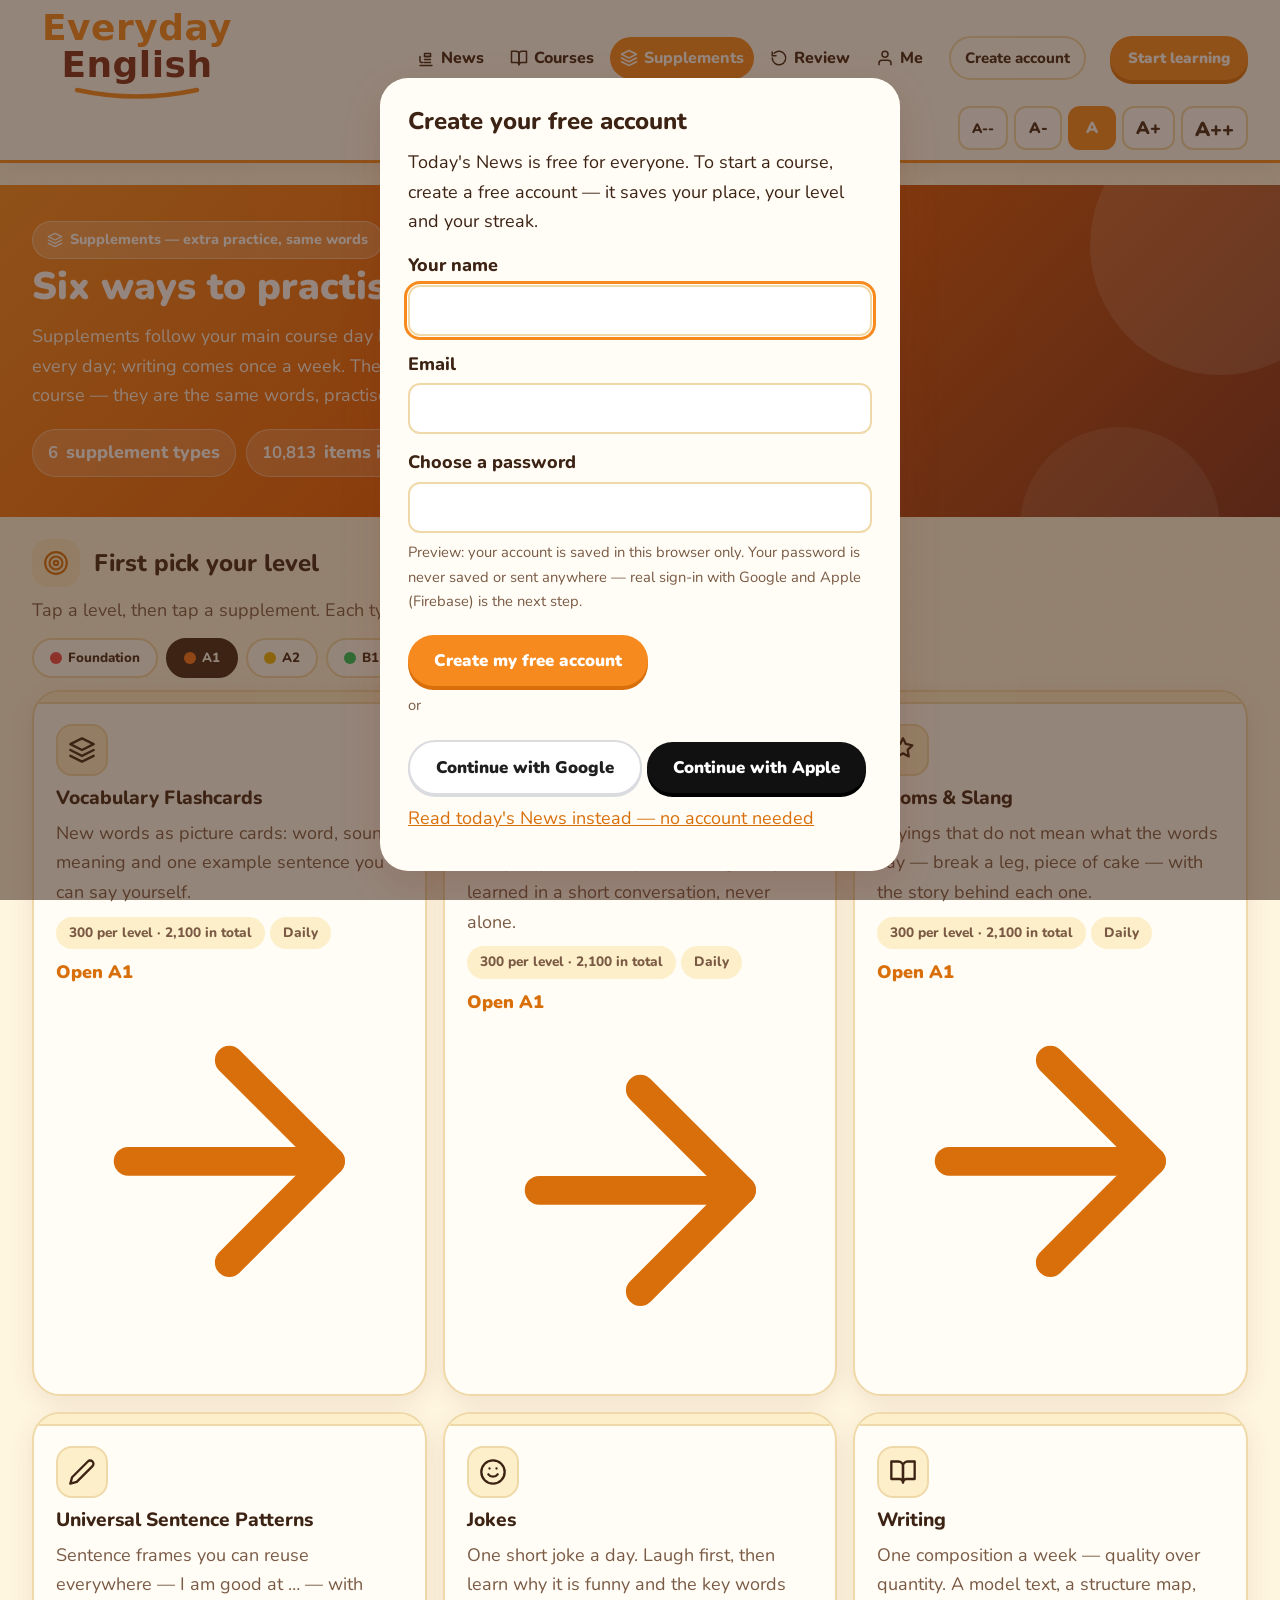
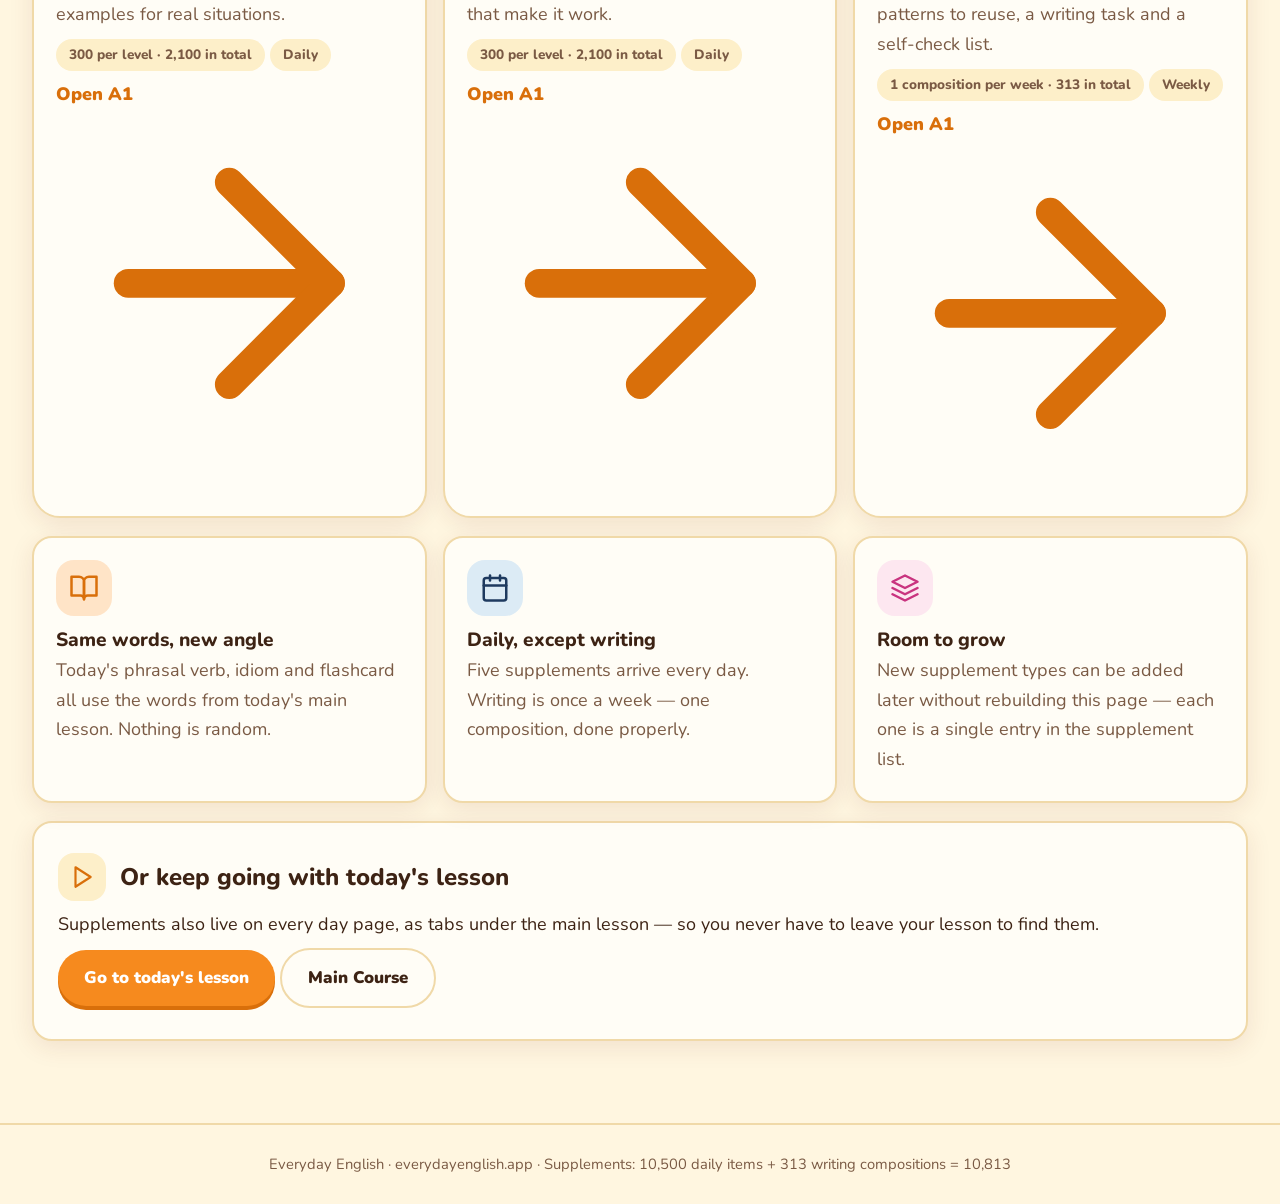
<file: website/supplements.html>
<!DOCTYPE html>
<html lang="en">
<head>
<meta charset="utf-8">
<meta name="viewport" content="width=device-width, initial-scale=1">
<title>Supplements — Everyday English</title>
<link rel="stylesheet" href="styles.css">
<style>body{background:#FFF6E0;color:#3D2314;font-family:'Nunito',system-ui,sans-serif}img{max-width:100%}</style>
<script src="data/data.js"></script>
<script src="data/supplements.js"></script>
<script src="app.js"></script>
</head>
<body>
<header class="site"><div class="bar">
  <a class="logo" href="home.html"><img src="assets/logo-wordmark-1.svg" alt="Everyday English"></a>
  <nav class="main" aria-label="Main navigation">
    <a href="home.html" data-nav="news"><svg viewBox="0 0 24 24" fill="none" stroke="currentColor" stroke-width="2" stroke-linecap="round" stroke-linejoin="round"><path d="M4 22h16"/><path d="M18 14h-8"/><path d="M18 18h-8"/><path d="M18 10h-8"/><path d="M10 6h8v4h-8zM4 10v6a2 2 0 0 0 2 2h2"/></svg>News</a>
    <a href="courses.html" data-nav="courses"><svg viewBox="0 0 24 24" fill="none" stroke="currentColor" stroke-width="2" stroke-linecap="round" stroke-linejoin="round"><path d="M2 3h6a4 4 0 0 1 4 4v14a3 3 0 0 0-3-3H2z"/><path d="M22 3h-6a4 4 0 0 0-4 4v14a3 3 0 0 1 3-3h7z"/></svg>Courses</a>
    <a href="supplements.html" data-nav="supplements"><svg viewBox="0 0 24 24" fill="none" stroke="currentColor" stroke-width="2" stroke-linecap="round" stroke-linejoin="round"><polygon points="12 2 2 7 12 12 22 7 12 2"/><polyline points="2 17 12 22 22 17"/><polyline points="2 12 12 17 22 12"/></svg>Supplements</a>
    <a href="review.html" data-nav="review"><svg viewBox="0 0 24 24" fill="none" stroke="currentColor" stroke-width="2" stroke-linecap="round" stroke-linejoin="round"><path d="M3 12a9 9 0 1 0 2.6-6.4"/><polyline points="3 4 3 9 8 9"/></svg>Review</a>
    <a href="settings.html" data-nav="me"><svg viewBox="0 0 24 24" fill="none" stroke="currentColor" stroke-width="2" stroke-linecap="round" stroke-linejoin="round"><path d="M20 21v-2a4 4 0 0 0-4-4H8a4 4 0 0 0-4 4v2"/><circle cx="12" cy="7" r="4"/></svg>Me</a>
  </nav>
  <a class="btn small header-cta" href="home.html">Start learning</a>
</div></header>

<div class="wrap">
  <section class="hero fullbleed">
    <span class="hero-badge"><svg viewBox="0 0 24 24" fill="none" stroke="currentColor" stroke-width="2" stroke-linecap="round" stroke-linejoin="round"><polygon points="12 2 2 7 12 12 22 7 12 2"/><polyline points="2 17 12 22 22 17"/><polyline points="2 12 12 17 22 12"/></svg>Supplements — extra practice, same words</span>
    <h1>Six ways to practise the same words.</h1>
    <p>Supplements follow your main course day by day. Five of them come every day;
    writing comes once a week. They are not a separate course — they are the same
    words, practised from a different angle.</p>
    <div class="stat-chips">
      <span class="stat-chip"><b>6</b> supplement types</span>
      <span class="stat-chip"><b>10,813</b> items in total</span>
      <span class="stat-chip"><b>7</b> levels each</span>
      <span class="stat-chip"><b>5</b> daily + <b>1</b> weekly</span>
    </div>
  </section>

  <div class="section-head" style="margin-top:22px">
    <span class="ic-tile"><svg viewBox="0 0 24 24" fill="none" stroke="currentColor" stroke-width="2" stroke-linecap="round" stroke-linejoin="round"><circle cx="12" cy="12" r="10"/><circle cx="12" cy="12" r="6"/><circle cx="12" cy="12" r="2"/></svg></span>
    <h2>First pick your level</h2>
  </div>
  <p class="muted">Tap a level, then tap a supplement. Each type has its own set for every level.</p>
  <div class="level-chips" id="levelChips"></div>

  <div class="grid cols3" id="suppGrid" style="margin-top:8px"></div>

  <div class="grid cols3" style="margin-top:18px">
    <div class="feature-card">
      <span class="ic-tile"><svg viewBox="0 0 24 24" fill="none" stroke="currentColor" stroke-width="2" stroke-linecap="round" stroke-linejoin="round"><path d="M2 3h6a4 4 0 0 1 4 4v14a3 3 0 0 0-3-3H2z"/><path d="M22 3h-6a4 4 0 0 0-4 4v14a3 3 0 0 1 3-3h7z"/></svg></span>
      <h3>Same words, new angle</h3>
      <p>Today's phrasal verb, idiom and flashcard all use the words from today's main lesson. Nothing is random.</p>
    </div>
    <div class="feature-card">
      <span class="ic-tile"><svg viewBox="0 0 24 24" fill="none" stroke="currentColor" stroke-width="2" stroke-linecap="round" stroke-linejoin="round"><rect x="3" y="4" width="18" height="18" rx="2"/><line x1="16" y1="2" x2="16" y2="6"/><line x1="8" y1="2" x2="8" y2="6"/><line x1="3" y1="10" x2="21" y2="10"/></svg></span>
      <h3>Daily, except writing</h3>
      <p>Five supplements arrive every day. Writing is once a week — one composition, done properly.</p>
    </div>
    <div class="feature-card">
      <span class="ic-tile"><svg viewBox="0 0 24 24" fill="none" stroke="currentColor" stroke-width="2" stroke-linecap="round" stroke-linejoin="round"><polygon points="12 2 2 7 12 12 22 7 12 2"/><polyline points="2 17 12 22 22 17"/><polyline points="2 12 12 17 22 12"/></svg></span>
      <h3>Room to grow</h3>
      <p>New supplement types can be added later without rebuilding this page — each one is a single entry in the supplement list.</p>
    </div>
  </div>

  <section class="card">
    <div class="section-head">
      <span class="ic-tile"><svg viewBox="0 0 24 24" fill="none" stroke="currentColor" stroke-width="2" stroke-linecap="round" stroke-linejoin="round"><polygon points="6 3 20 12 6 21 6 3"/></svg></span>
      <h2>Or keep going with today's lesson</h2>
    </div>
    <p>Supplements also live on every day page, as tabs under the main lesson — so you never have to leave your lesson to find them.</p>
    <p><a class="btn" id="todayBtn" href="day.html?level=a1&amp;day=1">Go to today's lesson</a>
    <a class="btn ghost" href="courses.html">Main Course</a></p>
  </section>
</div>

<footer class="site"><p class="small muted">Everyday English · everydayenglish.app · Supplements: 10,500 daily items + 313 writing compositions = 10,813</p></footer>
<nav class="tabbar" aria-label="App navigation">
  <a href="home.html" data-tab="news"><svg viewBox="0 0 24 24" fill="none" stroke="currentColor" stroke-width="2" stroke-linecap="round" stroke-linejoin="round"><path d="M4 22h16"/><path d="M18 14h-8"/><path d="M18 18h-8"/><path d="M18 10h-8"/><path d="M10 6h8v4h-8zM4 10v6a2 2 0 0 0 2 2h2"/></svg><span>News</span></a>
  <a href="courses.html" data-tab="courses"><svg viewBox="0 0 24 24" fill="none" stroke="currentColor" stroke-width="2" stroke-linecap="round" stroke-linejoin="round"><path d="M2 3h6a4 4 0 0 1 4 4v14a3 3 0 0 0-3-3H2z"/><path d="M22 3h-6a4 4 0 0 0-4 4v14a3 3 0 0 1 3-3h7z"/></svg><span>Courses</span></a>
  <a href="supplements.html" data-tab="supplements"><svg viewBox="0 0 24 24" fill="none" stroke="currentColor" stroke-width="2" stroke-linecap="round" stroke-linejoin="round"><polygon points="12 2 2 7 12 12 22 7 12 2"/><polyline points="2 17 12 22 22 17"/><polyline points="2 12 12 17 22 12"/></svg><span>Supplements</span></a>
  <a href="review.html" data-tab="review"><svg viewBox="0 0 24 24" fill="none" stroke="currentColor" stroke-width="2" stroke-linecap="round" stroke-linejoin="round"><path d="M3 12a9 9 0 1 0 2.6-6.4"/><polyline points="3 4 3 9 8 9"/></svg><span>Review</span></a>
  <a href="settings.html" data-tab="me"><svg viewBox="0 0 24 24" fill="none" stroke="currentColor" stroke-width="2" stroke-linecap="round" stroke-linejoin="round"><path d="M20 21v-2a4 4 0 0 0-4-4H8a4 4 0 0 0-4 4v2"/><circle cx="12" cy="7" r="4"/></svg><span>Me</span></a>
</nav>

<script>
(function () {
  var data = window.EE_DATA;
  var order = ['foundation', 'a1', 'a2', 'b1', 'b2', 'c1', 'c2'];
  var t = EE.continueTarget();
  var chosenLevel = (data.levels[t.level] ? t.level : 'a1');
  var chipsEl = document.getElementById('levelChips');
  var grid = document.getElementById('suppGrid');

  function renderChips() {
    chipsEl.innerHTML = '';
    order.forEach(function (key) {
      var lv = data.levels[key];
      var b = document.createElement('button');
      b.className = 'level-chip' + (key === chosenLevel ? ' active' : '');
      b.style.setProperty('--level', lv.color);
      b.innerHTML = '<span class="dot" style="background:' + lv.color + '"></span>' + lv.name;
      b.onclick = function () { chosenLevel = key; renderChips(); renderGrid(); };
      chipsEl.appendChild(b);
    });
  }
  function renderGrid() {
    grid.innerHTML = '';
    EE.supplementTypes().forEach(function (s) {
      var count = (typeof s.perLevel === 'number')
        ? s.perLevel + ' per level · ' + s.total.toLocaleString() + ' in total'
        : s.perLevelLabel + ' · ' + s.total + ' in total';
      var a = document.createElement('a');
      a.className = 'supp-card';
      a.href = 'supplement.html?type=' + encodeURIComponent(s.id) + '&level=' + chosenLevel;
      a.innerHTML =
        '<div class="band"></div><div class="body">' +
        '<span class="ic-tile">' + EE.icon(s.icon) + '</span>' +
        '<h3>' + EE.esc(s.name) + '</h3>' +
        '<p>' + EE.esc(s.description) + '</p>' +
        '<p><span class="pill">' + EE.esc(count) + '</span> ' +
        '<span class="pill">' + (s.cadence === 'weekly' ? 'Weekly' : 'Daily') + '</span></p>' +
        '<span class="go">Open ' + EE.esc(data.levels[chosenLevel].name) + ' ' + EE.icon('arrow') + '</span></div>';
      grid.appendChild(a);
    });
  }
  renderChips();
  renderGrid();
  var today = EE.continueTarget();
  document.getElementById('todayBtn').href =
    'day.html?level=' + encodeURIComponent(today.level) + '&day=' + today.day;
})();
</script>
</body>
</html>
</file>
<file: website/styles.css>
/* Everyday English — v2 design system.
   CI: warm cream default, Nunito, rounded, large type. Wordmark No.1 only, no icon.
   Level colours (rainbow, CI.md): Foundation #EF4444, A1 #F97316, A2 #EAB308,
   B1 #22C55E, B2 #3B82F6, C1 #4F46E5, C2 #8B5CF6.
   Themes are chosen in Settings and stored in localStorage (placeholder for
   a Firestore user profile). */
@import url('https://fonts.googleapis.com/css2?family=Nunito:wght@400;600;700;800;900&display=swap');

:root{
  --bg:#FFF6E0; --surface:#FFFDF6; --surface-2:#FDEFC9; --surface-3:#FFF1D6;
  --text:#3D2314; --muted:#7A5A44; --muted-2:#9C7B62;
  --primary:#F68A1E; --primary-dark:#D96F0A; --primary-deep:#E85D04;
  --accent:#7A2A1A;
  --border:#F0D9A8; --good:#22C55E; --good-dark:#15803D;
  --radius:20px; --radius-lg:28px;
  --level:#F68A1E;
  --shadow:0 6px 24px rgba(122,42,26,.10);
  --shadow-lg:0 14px 40px rgba(122,42,26,.16);
  --grad-hero:linear-gradient(135deg,#F68A1E 0%,#E85D04 45%,#7A2A1A 100%);
  --grad-news:linear-gradient(135deg,#1E3A5F 0%,#4F46E5 55%,#7C3AED 100%);
  --grad-warm:linear-gradient(135deg,#FFE8B3,#FFD166);
}
html[data-theme="male"]{
  --bg:#EAF2F8; --surface:#FFFFFF; --surface-2:#DCEBF5; --surface-3:#EAF2F8;
  --text:#122A44; --muted:#4A6B8A; --muted-2:#6B8CA8;
  --primary:#0F766E; --primary-dark:#0B5A54; --primary-deep:#0F766E;
  --accent:#1E3A5F;
  --border:#C3D6E8;
  --shadow:0 6px 24px rgba(30,58,95,.12);
  --shadow-lg:0 14px 40px rgba(30,58,95,.18);
  --grad-hero:linear-gradient(135deg,#1E3A5F 0%,#0F766E 60%,#F68A1E 100%);
  --grad-news:linear-gradient(135deg,#122A44 0%,#1E3A5F 55%,#0F766E 100%);
  --grad-warm:linear-gradient(135deg,#DCEBF5,#BFE3DD);
}
html[data-theme="female"]{
  --bg:#FFF5F7; --surface:#FFFFFF; --surface-2:#FDE7F0; --surface-3:#FFF0F5;
  --text:#4A2B3A; --muted:#8A5A74; --muted-2:#A87A96;
  --primary:#EC4899; --primary-dark:#C9337F; --primary-deep:#DB2777;
  --accent:#7C3AED;
  --border:#F5C6DC;
  --shadow:0 6px 24px rgba(124,58,237,.10);
  --shadow-lg:0 14px 40px rgba(124,58,237,.16);
  --grad-hero:linear-gradient(135deg,#F9A8D4 0%,#EC4899 50%,#7C3AED 100%);
  --grad-news:linear-gradient(135deg,#7C3AED 0%,#EC4899 55%,#F9A8D4 100%);
  --grad-warm:linear-gradient(135deg,#FDE7F0,#E9D5FF);
}
html[data-theme="rose"]{
  --bg:#FFF6F1; --surface:#FFFFFF; --surface-2:#FDE8E0; --surface-3:#FFF0E8;
  --text:#4A2C28; --muted:#8A5A52; --muted-2:#A87A70;
  --primary:#E11D48; --primary-dark:#BE123C; --primary-deep:#9F1239;
  --accent:#B45309;
  --border:#F3C9B8;
  --shadow:0 6px 24px rgba(159,18,57,.10);
  --shadow-lg:0 14px 40px rgba(159,18,57,.16);
  --grad-hero:linear-gradient(135deg,#FDE68A 0%,#F43F5E 55%,#9F1239 100%);
  --grad-news:linear-gradient(135deg,#9F1239 0%,#E11D48 55%,#F59E0B 100%);
  --grad-warm:linear-gradient(135deg,#FDE8E0,#FDE68A);
}
html[data-theme="forest"]{
  --bg:#EDF3EC; --surface:#FFFFFF; --surface-2:#DDEADF; --surface-3:#EDF3EC;
  --text:#14261A; --muted:#4A6B52; --muted-2:#6E8A74;
  --primary:#15803D; --primary-dark:#166534; --primary-deep:#14532D;
  --accent:#1F2937;
  --border:#C3D6C6;
  --shadow:0 6px 24px rgba(20,83,45,.12);
  --shadow-lg:0 14px 40px rgba(20,83,45,.18);
  --grad-hero:linear-gradient(135deg,#14532D 0%,#15803D 60%,#D97706 100%);
  --grad-news:linear-gradient(135deg,#14261A 0%,#14532D 55%,#15803D 100%);
  --grad-warm:linear-gradient(135deg,#DDEADF,#FDE68A);
}
*{box-sizing:border-box}
body{
  margin:0; background:var(--bg); color:var(--text);
  font-family:'Nunito',system-ui,-apple-system,'Segoe UI',sans-serif;
  font-size:1.125rem; line-height:1.65;
}
body::before{ /* subtle warm dot texture across the whole site */
  content:""; position:fixed; inset:0; z-index:-1; pointer-events:none;
  background-image:radial-gradient(rgba(246,138,30,.07) 1.5px, transparent 1.5px);
  background-size:28px 28px;
}
a{color:var(--primary-dark)}
h1,h2,h3{line-height:1.25;margin:.4em 0 .5em}
h1{font-size:2.1rem;font-weight:900}
h2{font-size:1.5rem;font-weight:800}
h3{font-size:1.2rem;font-weight:800}
p{margin:.5em 0}
.wrap{max-width:1020px;margin:0 auto;padding:0 20px 64px}
.narrow{max-width:720px}

/* ---------- header ---------- */
header.site{
  position:sticky;top:0;z-index:10;background:var(--surface);
  border-bottom:3px solid var(--primary);
  box-shadow:0 4px 18px rgba(122,42,26,.08);
}
header.site .bar{max-width:1020px;margin:0 auto;padding:10px 20px;
  display:flex;align-items:center;gap:16px;flex-wrap:wrap}
.logo img{height:52px;width:auto;display:block;border-radius:12px}
.logo{flex:0 0 auto}
nav.main{display:flex;gap:6px;flex-wrap:wrap;margin-left:auto}
nav.main a{
  display:inline-flex;align-items:center;gap:6px;
  text-decoration:none;color:var(--text);font-weight:800;
  padding:9px 15px;border-radius:999px;
}
nav.main a svg{width:18px;height:18px}
nav.main a:hover{background:var(--surface-2)}
nav.main a.active{background:var(--primary);color:#fff}

/* ---------- generic blocks ---------- */
.card{
  background:var(--surface);border:2px solid var(--border);
  border-radius:var(--radius);padding:22px 24px;margin:18px 0;
  box-shadow:var(--shadow);
}
.card.accent{border-color:var(--level);border-top:8px solid var(--level)}
.card.flat{box-shadow:none}
.pill{
  display:inline-flex;align-items:center;gap:6px;
  padding:5px 13px;border-radius:999px;
  background:var(--surface-2);font-weight:800;font-size:.85rem;
}
.pill svg{width:15px;height:15px}
.pill.level{background:var(--level);color:#fff}
.pill.level[data-level="a2"]{color:#3D2314}
.pill.white{background:rgba(255,255,255,.22);color:#fff}
.btn{
  display:inline-flex;align-items:center;gap:8px;border:0;cursor:pointer;text-decoration:none;
  background:var(--primary);color:#fff;font-weight:900;font-size:1.05rem;
  font-family:inherit;padding:14px 26px;border-radius:999px;
  box-shadow:0 4px 0 var(--primary-dark);
}
.btn svg{width:20px;height:20px}
.btn:hover{filter:brightness(1.06)}
.btn:active{transform:translateY(2px);box-shadow:0 2px 0 var(--primary-dark)}
.btn.ghost{background:var(--surface);color:var(--text);
  border:2px solid var(--border);box-shadow:none}
.btn.white{background:#fff;color:var(--accent);box-shadow:0 4px 0 rgba(0,0,0,.18)}
.btn.google{background:#fff;color:#1f1f1f;border:2px solid #dadce0;box-shadow:0 2px 0 #dadce0}
.btn.apple{background:#111;color:#fff;box-shadow:0 4px 0 #000}
.btn.small{padding:9px 18px;font-size:.95rem}
.muted{color:var(--muted)}
.small{font-size:.92rem}
.grid{display:grid;gap:16px}
.grid.cols2{grid-template-columns:repeat(auto-fit,minmax(260px,1fr))}
.grid.cols3{grid-template-columns:repeat(auto-fit,minmax(200px,1fr))}

/* ---------- icons ---------- */
.ic{width:22px;height:22px;flex:0 0 auto}
.ic-tile{
  width:52px;height:52px;border-radius:16px;flex:0 0 auto;
  display:inline-flex;align-items:center;justify-content:center;
  background:var(--surface-2);color:var(--primary-dark);
}
.ic-tile svg{width:28px;height:28px}
.ic-tile.solid{background:var(--primary);color:#fff}
.ic-tile.white{background:rgba(255,255,255,.22);color:#fff}
.ic-tile.level{background:var(--level);color:#fff}
.section-head{display:flex;align-items:center;gap:14px;margin:8px 0 4px}
.section-head h2{margin:0}
.section-head .ic-tile{width:48px;height:48px}
.section-head .ic-tile svg{width:26px;height:26px}

/* ---------- hero / stat chips ---------- */
.hero{
  background:var(--grad-hero);color:#fff;border-radius:var(--radius-lg);
  padding:36px 32px;margin:22px 0 8px;box-shadow:var(--shadow-lg);
  position:relative;overflow:hidden;
}
.hero::after{
  content:"";position:absolute;right:-70px;top:-70px;width:260px;height:260px;
  border-radius:50%;background:rgba(255,255,255,.14);
}
.hero::before{
  content:"";position:absolute;right:60px;bottom:-110px;width:200px;height:200px;
  border-radius:50%;background:rgba(255,255,255,.10);
}
.hero h1{color:#fff;margin:.1em 0 .3em;font-size:2.4rem}
.hero p{color:rgba(255,255,255,.92);max-width:560px}
.hero .logo-band{background:#FFF6E0;border-radius:18px;padding:10px 18px;display:inline-block}
.hero .logo-band img{height:56px;width:auto;display:block}
.hero-badge{
  display:inline-flex;align-items:center;gap:7px;background:rgba(255,255,255,.22);
  border:1px solid rgba(255,255,255,.4);color:#fff;font-weight:800;font-size:.9rem;
  padding:6px 14px;border-radius:999px;
}
.hero-badge svg{width:16px;height:16px}
.stat-chips{display:flex;gap:10px;flex-wrap:wrap;margin:18px 0 4px;position:relative;z-index:1}
.stat-chip{
  display:inline-flex;align-items:center;gap:8px;background:rgba(255,255,255,.18);
  border:1px solid rgba(255,255,255,.35);border-radius:999px;padding:8px 15px;
  font-weight:800;color:#fff;
}
.stat-chip svg{width:18px;height:18px}
.stat-chip b{font-size:1.05rem}

/* ---------- feature cards ---------- */
.feature-card{
  background:var(--surface);border:2px solid var(--border);border-radius:var(--radius);
  padding:22px;box-shadow:var(--shadow);
}
.feature-card h3{margin:12px 0 4px}
.feature-card p{margin:4px 0;color:var(--muted)}
.feature-card .ic-tile{width:56px;height:56px;border-radius:18px}
.feature-card .ic-tile svg{width:30px;height:30px}
.feature-card:nth-child(1) .ic-tile{background:#FFE4C7;color:#D96F0A}
.feature-card:nth-child(2) .ic-tile{background:#DCEBF5;color:#1E3A5F}
.feature-card:nth-child(3) .ic-tile{background:#FDE7F0;color:#C9337F}

/* ---------- level cards: full colour blocks ---------- */
.level-card{
  cursor:pointer;text-decoration:none;color:#fff;display:block;
  background:linear-gradient(145deg,var(--level),color-mix(in srgb,var(--level) 72%,#000));
  border-radius:var(--radius-lg);padding:24px;box-shadow:var(--shadow-lg);
  border:0;position:relative;overflow:hidden;
}
.level-card::after{
  content:"";position:absolute;right:-46px;top:-46px;width:150px;height:150px;
  border-radius:50%;background:rgba(255,255,255,.16);
}
.level-card h3{margin:0;color:#fff;font-size:1.55rem}
.level-card p{color:rgba(255,255,255,.92)}
.level-card .small{color:rgba(255,255,255,.85)}
.level-card .top{display:flex;align-items:center;gap:14px;position:relative;z-index:1}
.level-card .body{position:relative;z-index:1}
.level-card .ring{color:#fff}
.level-card .ring svg circle:first-child{stroke:rgba(255,255,255,.35)}
.level-card .ring svg text{fill:#fff}
.level-card .pill.level{background:rgba(255,255,255,.25);color:#fff;border:1px solid rgba(255,255,255,.5)}
.level-card[data-level="a2"]{color:#3D2314}
.level-card[data-level="a2"] h3{color:#3D2314}
.level-card[data-level="a2"] p,.level-card[data-level="a2"] .small{color:rgba(61,35,20,.85)}
.level-card[data-level="a2"] .pill.level{background:rgba(255,255,255,.55);color:#3D2314;border-color:rgba(61,35,20,.25)}
.level-card[data-level="a2"] .ring{color:#3D2314}
.level-card[data-level="a2"] .ring svg text{fill:#3D2314}
.level-card[data-level="a2"]::after{background:rgba(255,255,255,.35)}
.level-card .progress{height:10px;border-radius:999px;background:rgba(255,255,255,.3);overflow:hidden;margin:14px 0 6px}
.level-card .progress i{display:block;height:100%;background:#fff;border-radius:999px}
.level-card[data-level="a2"] .progress{background:rgba(61,35,20,.18)}
.level-card[data-level="a2"] .progress i{background:#3D2314}
.level-card .go{
  display:inline-flex;align-items:center;gap:7px;font-weight:900;margin-top:8px;
  background:rgba(255,255,255,.22);border:1px solid rgba(255,255,255,.45);
  padding:8px 16px;border-radius:999px;
}
.level-card[data-level="a2"] .go{background:rgba(255,255,255,.5);border-color:rgba(61,35,20,.3)}
.level-card .go svg{width:17px;height:17px}
.level-card.coming{opacity:.75}
.level-card .big-icon{
  position:absolute;right:14px;bottom:12px;width:64px;height:64px;opacity:.28;
}
.level-card .big-icon svg{width:100%;height:100%}

/* level choice buttons on the landing page */
.level-choice{
  border:3px solid var(--border);border-radius:18px;padding:16px;cursor:pointer;
  background:var(--surface);font-family:inherit;color:var(--text);
  text-align:left;position:relative;overflow:hidden;
}
.level-choice::before{content:"";display:block;height:10px;border-radius:999px;
  background:var(--level);margin-bottom:12px}
.level-choice.on{border-color:var(--primary);box-shadow:var(--shadow-lg);transform:translateY(-2px)}
.level-choice:disabled{opacity:.55;cursor:not-allowed}
.level-choice strong{font-size:1.15rem}
.level-choice .ic-tile{width:44px;height:44px;border-radius:13px;margin-bottom:8px}
.level-choice .ic-tile svg{width:24px;height:24px}

/* ---------- news ---------- */
.news-hero{
  background:var(--grad-news);color:#fff;border-radius:var(--radius-lg);
  padding:32px;margin:20px 0;box-shadow:var(--shadow-lg);position:relative;overflow:hidden;
}
.news-hero::after{content:"";position:absolute;right:-60px;bottom:-90px;width:220px;height:220px;
  border-radius:50%;background:rgba(255,255,255,.12)}
.news-hero h1{color:#fff;margin:.3em 0;font-size:2rem}
.news-hero p{color:rgba(255,255,255,.9)}
.news-hero .meta{color:rgba(255,255,255,.85);font-weight:700}
.vocab-grid{display:grid;grid-template-columns:repeat(auto-fit,minmax(240px,1fr));gap:12px;margin:12px 0}
.vocab-card{
  background:var(--surface-2);border:2px solid var(--border);border-left:8px solid var(--primary);
  border-radius:16px;padding:14px 16px;
}
.vocab-card .word{font-size:1.2rem;font-weight:900}
.vocab-card .ipa{color:var(--muted);font-weight:700;font-size:.92rem}
.vocab-card p{margin:4px 0}
.grammar-block{
  background:var(--surface-3);border:2px solid var(--border);border-left:8px solid var(--level,#F68A1E);
  border-radius:16px;padding:16px 18px;margin:12px 0;
}
.grammar-block h3{margin-top:0}
.num-list{counter-reset:item;list-style:none;padding:0}
.num-list li{
  counter-increment:item;position:relative;padding:12px 12px 12px 52px;margin:10px 0;
  background:var(--surface-2);border-radius:14px;
}
.num-list li::before{
  content:counter(item);position:absolute;left:10px;top:10px;width:30px;height:30px;
  border-radius:50%;background:var(--primary);color:#fff;font-weight:900;
  display:flex;align-items:center;justify-content:center;
}

/* ---------- day / lesson ---------- */
.ring{flex:0 0 auto}
.ring svg{display:block}
.ring .pct{font-weight:900;font-size:.9rem}
.visited-dot{
  display:inline-flex;align-items:center;gap:6px;font-weight:800;font-size:.9rem;
}
.visited-dot .dot{width:12px;height:12px;border-radius:50%;background:#D8C9A8;display:inline-block}
.visited-dot.done{color:var(--good-dark)}
.visited-dot.done .dot{background:var(--good)}
.day-row{
  display:flex;align-items:center;gap:12px;padding:12px 6px;
  border-bottom:1px solid var(--border);text-decoration:none;color:inherit;
}
.day-row:hover{background:var(--surface-2);border-radius:12px}
.day-row .n{
  width:44px;height:44px;border-radius:50%;flex:0 0 auto;
  display:flex;align-items:center;justify-content:center;
  background:var(--surface-2);font-weight:900;
}
.day-row .n svg{width:22px;height:22px}
.day-row.done .n{background:var(--good);color:#fff}
.day-row .t{flex:1}
.tabs{display:flex;gap:8px;flex-wrap:wrap;margin:12px 0}
.tab{
  display:inline-flex;align-items:center;gap:7px;
  border:2px solid var(--border);background:var(--surface);
  font-family:inherit;font-weight:800;font-size:1rem;color:var(--text);
  padding:10px 16px;border-radius:999px;cursor:pointer;
}
.tab svg{width:18px;height:18px}
.tab.active{background:var(--level,#F68A1E);border-color:var(--level,#F68A1E);color:#fff}
.tabpane{display:none}
.tabpane.active{display:block}
.flashcard{
  background:var(--surface-2);border:2px solid var(--border);
  border-top:8px solid var(--level,#F68A1E);
  border-radius:16px;padding:20px;margin:10px 0;
}
.flashcard .word{font-size:1.6rem;font-weight:900}
.flashcard .ipa{color:var(--muted);font-weight:700}
.flashcard .num-badge{
  display:inline-flex;align-items:center;justify-content:center;
  width:34px;height:34px;border-radius:50%;background:var(--level,#F68A1E);color:#fff;
  font-weight:900;margin-right:8px;vertical-align:middle;
}
.lesson-head{
  background:linear-gradient(135deg,var(--level),color-mix(in srgb,var(--level) 70%,#000));
  color:#fff;border-radius:var(--radius-lg);padding:26px 28px;margin:18px 0;box-shadow:var(--shadow-lg);
}
.lesson-head[data-level="a2"]{color:#3D2314}
.lesson-head[data-level="a2"] h1{color:#3D2314}
.lesson-head[data-level="a2"] .pill.level{background:rgba(255,255,255,.55);color:#3D2314}
.lesson-head h1{color:#fff;margin:.2em 0}
.lesson-head .pill.level{background:rgba(255,255,255,.25);color:#fff;border:1px solid rgba(255,255,255,.5)}
.kv{display:grid;grid-template-columns:1fr 2fr;gap:6px 14px}
.kv dt{font-weight:900}
.kv dd{margin:0}
.notice{
  background:#FFF3CD;border:2px dashed #D9A406;border-radius:14px;
  padding:14px 18px;margin:16px 0;font-size:.95rem;
}
label{display:block;font-weight:800;margin:14px 0 6px}
select,input[type="time"]{
  font-family:inherit;font-size:1.05rem;padding:10px 14px;
  border:2px solid var(--border);border-radius:12px;background:var(--surface);
  color:var(--text);width:100%;max-width:320px;
}
.steps{display:flex;gap:10px;flex-wrap:wrap;margin:16px 0}
.step{
  flex:1;min-width:140px;text-align:center;padding:14px 12px;border-radius:16px;
  background:var(--surface);border:2px solid var(--border);font-weight:800;
}
.step .step-num{
  display:inline-flex;align-items:center;justify-content:center;
  width:30px;height:30px;border-radius:50%;background:var(--surface-2);
  margin-right:6px;font-weight:900;
}
.step.on{background:var(--primary);border-color:var(--primary);color:#fff}
.step.on .step-num{background:rgba(255,255,255,.25);color:#fff}
blockquote{
  margin:12px 0;padding:16px 20px;border-left:6px solid var(--primary);
  background:var(--surface-2);border-radius:0 14px 14px 0;font-style:italic;
}
footer.site{border-top:2px solid var(--border);padding:20px;text-align:center}
.theme-pick{display:flex;gap:12px;flex-wrap:wrap}
.theme-group{flex:1 1 100%;font-weight:900;margin:8px 0 0}
.theme-swatch{
  border:3px solid var(--border);border-radius:16px;padding:0;cursor:pointer;overflow:hidden;
  background:var(--surface);font-family:inherit;font-weight:800;color:var(--text);
  min-width:170px;text-align:left;
}
.theme-swatch.on{border-color:var(--primary);box-shadow:var(--shadow-lg)}
.theme-swatch .preview{height:74px}
.theme-swatch .preview.warm{background:linear-gradient(135deg,#FFF6E0 0%,#F68A1E 60%,#7A2A1A 100%)}
.theme-swatch .preview.navy{background:linear-gradient(135deg,#EAF2F8 0%,#1E3A5F 55%,#0F766E 100%)}
.theme-swatch .preview.pink{background:linear-gradient(135deg,#FFF5F7 0%,#F9A8D4 55%,#7C3AED 100%)}
.theme-swatch .preview.rose{background:linear-gradient(135deg,#FFF6F1 0%,#F43F5E 55%,#B45309 100%)}
.theme-swatch .preview.forest{background:linear-gradient(135deg,#EDF3EC 0%,#14532D 55%,#D97706 100%)}
.theme-swatch .label{padding:12px 14px}
.theme-swatch .dots{display:flex;gap:6px;margin-bottom:8px}
.theme-swatch .dots i{width:22px;height:22px;border-radius:50%;display:block;border:1px solid rgba(0,0,0,.12)}
.unit-head{
  display:flex;gap:14px;align-items:center;
  background:var(--surface-2);border:2px solid var(--border);border-left:8px solid var(--level,#F68A1E);
  border-radius:16px;padding:16px 18px;margin:14px 0;
}
@media (max-width:600px){
  body{font-size:1.0625rem}h1{font-size:1.7rem}.logo img{height:42px}
  .hero{padding:26px 20px}.hero h1{font-size:1.9rem}
  .news-hero{padding:24px 20px}
  .kv{grid-template-columns:1fr}
}

/* ---------- v2 layout correction: Foundation is a full-width featured card ----------
   Order top to bottom: Foundation (full width), A1 | A2, B1 | B2, C1 | C2.
   No 2-column grid with a lone C2 and an empty cell. */
.level-choice.featured{
  grid-column:1 / -1;
  background:linear-gradient(135deg,#EF4444 0%,#DC2626 55%,#991B1B 100%);
  color:#fff;border:0;padding:24px 26px;
  display:flex;flex-direction:column;align-items:flex-start;gap:2px;
}
.level-choice.featured::before{background:rgba(255,255,255,.55)}
.level-choice.featured strong{font-size:1.5rem;color:#fff}
.level-choice.featured .muted,.level-choice.featured .small{color:rgba(255,255,255,.92)}
.level-choice.featured .ic-tile{background:rgba(255,255,255,.22);color:#fff}
.level-choice.featured .start-badge{
  display:inline-flex;align-items:center;gap:6px;background:#fff;color:#991B1B;
  font-weight:900;font-size:.85rem;padding:5px 13px;border-radius:999px;margin-bottom:6px;
}
.start-badge svg{width:15px;height:15px;flex:0 0 auto}
.level-choice.featured.on{box-shadow:0 0 0 4px #fff,0 0 0 7px var(--primary);transform:none}
.level-card.featured{grid-column:1 / -1;padding:30px 32px}
.level-card.featured h3{font-size:2rem}
.level-card.featured .start-badge{
  display:inline-flex;align-items:center;gap:6px;background:rgba(255,255,255,.25);
  border:1px solid rgba(255,255,255,.5);color:#fff;
  font-weight:900;font-size:.85rem;padding:5px 13px;border-radius:999px;margin-bottom:10px;
}
/* A2 yellow: dark text on its lesson header, and a dark progress bar. */
.lesson-head[data-level="a2"] p{color:rgba(61,35,20,.85)}
.lesson-head[data-level="a2"] .progress{background:rgba(61,35,20,.18)}

/* ================= v3 — full-width web layout + app-ready navigation ================ */
/* James, 2026-11-20: web must fill the whole page (no narrow centre column);
   mobile must adapt to a phone aspect ratio; the site will become an app, so
   the same 5 destinations are the app's tab bar. Breakpoints: 1024px and 640px. */
html,body{overflow-x:hidden}
.wrap{max-width:1360px;padding:0 32px 64px}
.narrow{max-width:880px}
header.site .bar{max-width:1360px;padding:10px 32px}
.header-cta{margin-left:8px}
nav.main a.active{background:var(--primary);color:#fff}

/* Full-bleed heroes: edge-to-edge bands inside the wide wrap. */
.fullbleed{
  width:100vw;max-width:100vw;
  margin-left:calc(50% - 50vw);margin-right:calc(50% - 50vw);
  border-radius:0;
  padding-left:max(32px,calc((100vw - 1360px)/2 + 32px));
  padding-right:max(32px,calc((100vw - 1360px)/2 + 32px));
}
.hero.fullbleed,.news-hero.fullbleed{box-shadow:none}

/* Grids that stretch across the page. */
.grid.cols3{grid-template-columns:repeat(3,minmax(0,1fr))}
.grid.cols4{grid-template-columns:repeat(4,minmax(0,1fr))}
.grid.cols2{grid-template-columns:repeat(2,minmax(0,1fr))}
.grid.cols2.wide{grid-template-columns:repeat(2,minmax(0,1fr))}

/* Two-column content + right sidebar (home / level / day on desktop). */
.layout{display:grid;grid-template-columns:minmax(0,1fr) 340px;gap:24px;align-items:start}
.layout-main{min-width:0}
.sidebar{position:sticky;top:88px;display:flex;flex-direction:column;gap:16px}
.sidebar .card{margin:0}
.sidebar h3{margin:0 0 6px}
.side-link{display:flex;align-items:center;gap:10px;padding:10px 4px;border-bottom:1px solid var(--border);text-decoration:none;color:inherit;font-weight:800}
.side-link:last-child{border-bottom:0}
.side-link svg{width:20px;height:20px;color:var(--primary-dark)}
.side-link small{display:block;font-weight:600;color:var(--muted)}

/* Stat row: 3–4 tiles across the full width. */
.stat-row{display:grid;grid-template-columns:repeat(4,minmax(0,1fr));gap:16px;margin:18px 0}
.stat-tile{background:var(--surface);border:2px solid var(--border);border-radius:var(--radius);padding:18px 20px;box-shadow:var(--shadow)}
.stat-tile .num{font-size:1.9rem;font-weight:900;line-height:1.1}
.stat-tile .lbl{font-weight:800;color:var(--muted)}
.stat-tile .ic-tile{margin-bottom:8px}

/* Supplement cards (hub + detail). Colour comes from the registry entry. */
.supp-card{
  display:block;text-decoration:none;color:inherit;background:var(--surface);
  border:2px solid var(--border);border-radius:var(--radius-lg);overflow:hidden;
  box-shadow:var(--shadow);
}
.supp-card .band{height:12px;background:var(--surface-2);border-bottom:2px solid var(--border)}
.supp-card .body{padding:20px 22px}
.supp-card h3{margin:10px 0 2px}
.supp-card .zh{font-weight:800;color:var(--muted)}
.supp-card p{color:var(--muted)}
.supp-card .ic-tile{background:var(--surface-2);color:var(--text);border:2px solid var(--border)}
.supp-card .go{font-weight:900;color:var(--primary-dark)}
.level-chips{display:flex;gap:8px;flex-wrap:wrap;margin:12px 0}
.level-chip{
  display:inline-flex;align-items:center;gap:6px;text-decoration:none;
  border:2px solid var(--border);background:var(--surface);color:var(--text);
  font-weight:800;padding:9px 16px;border-radius:999px;font-family:inherit;cursor:pointer;
}
.level-chip .dot{width:12px;height:12px;border-radius:50%;background:var(--level,#F68A1E)}
.level-chip.active{background:var(--text);border-color:var(--text);color:var(--surface)}
.level-chip.active .dot{background:#fff}

/* IA strip: News / Main Course / Supplements / Review cards on landing + courses. */
.ia-strip{display:grid;grid-template-columns:repeat(4,minmax(0,1fr));gap:16px;margin:18px 0}
.ia-card{display:block;text-decoration:none;color:inherit;background:var(--surface);border:2px solid var(--border);border-radius:var(--radius);padding:20px;box-shadow:var(--shadow)}
.ia-card h3{margin:10px 0 4px}
.ia-card p{margin:0;color:var(--muted)}
.ia-card .step-no{font-size:.85rem;font-weight:900;color:var(--primary-dark);letter-spacing:.04em}

/* Mobile bottom tab bar — the app's tab bar. Hidden on desktop. */
.tabbar{
  display:none;position:fixed;left:0;right:0;bottom:0;z-index:50;
  background:var(--surface);border-top:2px solid var(--border);
  padding:6px 4px calc(6px + env(safe-area-inset-bottom));
  box-shadow:0 -6px 24px rgba(122,42,26,.10);
}
.tabbar a{
  flex:1;display:flex;flex-direction:column;align-items:center;gap:2px;
  text-decoration:none;color:var(--muted);font-weight:800;font-size:.78rem;
  padding:6px 2px;border-radius:12px;min-height:52px;justify-content:center;
}
.tabbar a svg{width:24px;height:24px}
.tabbar a.active{color:var(--primary-dark)}
.tabbar a.active svg{color:var(--primary)}

/* ---------- breakpoints ---------- */
@media (max-width:1024px){
  .wrap{padding:0 24px 64px}
  header.site .bar{padding:10px 24px}
  nav.main{display:none}              /* top nav links move to the bottom tab bar */
  .header-cta{display:none}
  .tabbar{display:flex}
  body{padding-bottom:72px}           /* keep footer/content clear of the tab bar */
  .layout{grid-template-columns:minmax(0,1fr)}
  .sidebar{position:static}
  .grid.cols4{grid-template-columns:repeat(2,minmax(0,1fr))}
  .ia-strip{grid-template-columns:repeat(2,minmax(0,1fr))}
  .stat-row{grid-template-columns:repeat(2,minmax(0,1fr))}
  .level-card.featured{padding:24px}
}
@media (max-width:640px){
  body{font-size:1.0625rem}
  .wrap{padding:0 16px 64px}
  header.site .bar{padding:8px 16px}
  .logo img{height:40px}
  .grid.cols2,.grid.cols3,.grid.cols4,.ia-strip,.stat-row{grid-template-columns:minmax(0,1fr)}
  .hero{padding:26px 20px}
  .hero h1{font-size:1.9rem}
  .news-hero{padding:24px 20px}
  .fullbleed{padding-left:16px;padding-right:16px}
  .btn{padding:13px 20px}
  .tabbar a{font-size:.72rem;min-height:56px}
  .level-choice.featured{padding:20px}
}

/* Read aloud (news lesson, v3.1): one Listen button per paragraph, never read-all. */
.read-controls{display:flex;gap:10px;align-items:center;flex-wrap:wrap;background:var(--surface-2);border:2px solid var(--border);border-radius:14px;padding:10px 14px;margin:0 0 18px}
.read-controls label{font-weight:800;margin:0}
.read-controls select{width:auto;max-width:160px;padding:8px 10px}
.listen-btn{display:inline-flex;align-items:center;gap:6px;border:2px solid var(--primary);background:#fff;color:var(--primary-dark);font-family:inherit;font-weight:900;font-size:1rem;min-height:44px;padding:10px 16px;border-radius:999px;cursor:pointer;margin:0 8px 4px 0;vertical-align:middle}
.listen-btn svg{width:16px;height:16px;flex:0 0 auto}
.listen-btn:hover{background:var(--surface-2)}
.listen-btn.playing{background:var(--primary);border-color:var(--primary);color:#fff}
.speaking{background:var(--surface-2);border-radius:12px;box-shadow:inset 0 0 0 2px var(--primary)}
blockquote.speaking,li.speaking{padding-left:14px}

/* Text size control (header on every page + Settings card). 44px tap targets. */
.font-size{display:inline-flex;align-items:center;gap:6px;flex-wrap:wrap}
.font-size-label{font-weight:800;font-size:.9rem}
.font-size button{min-height:44px;min-width:44px;padding:8px 12px;border:2px solid var(--border);background:#fff;color:var(--text);border-radius:12px;font-family:inherit;font-weight:900;cursor:pointer}
.font-size button[data-font-size="xsmall"]{font-size:.85rem}
.font-size button[data-font-size="small"]{font-size:.95rem}
.font-size button[data-font-size="large"]{font-size:1.1rem}
.font-size button[data-font-size="extra"]{font-size:1.25rem}
.font-size button.active{background:var(--primary);border-color:var(--primary);color:#fff}
.font-size button:focus-visible{outline:3px solid var(--primary);outline-offset:2px}

/* How-to strip: 3 plain steps at the top of a page, so any learner knows what to do. */
.howto{display:flex;gap:12px;flex-wrap:wrap;background:var(--surface-2);border:2px solid var(--border);border-radius:14px;padding:12px 16px;margin:14px 0;font-weight:800}
.howto b{color:var(--primary-dark)}

/* Collapsible units on level pages: only the next unit starts open. */
details.unit summary{cursor:pointer;list-style:none}
details.unit summary::-webkit-details-marker{display:none}
details.unit summary:focus-visible{outline:3px solid var(--primary);outline-offset:2px;border-radius:16px}
details.unit .unit-hint{font-size:.9rem;color:var(--muted);font-weight:800;white-space:nowrap}
details.unit[open] .unit-hint{display:none}

/* Tappable words: tap any .speakable word to hear it. */
.speakable{cursor:pointer}
.speakable:focus-visible{outline:3px solid var(--primary);outline-offset:2px;border-radius:8px}

/* Registration gate: News is free, courses need an account. */
.gate-overlay{position:fixed;inset:0;background:rgba(61,35,20,.55);display:flex;align-items:flex-start;justify-content:center;padding:24px;z-index:200;overflow:auto}
.gate-card{background:var(--surface);border-radius:var(--radius-lg);max-width:520px;width:100%;padding:28px;box-shadow:var(--shadow-lg);margin-top:6vh}
.gate-card h2{margin-top:0}
.gate-card label{display:block;font-weight:800;margin:14px 0 4px}
.gate-card input{width:100%;font-family:inherit;font-size:1.05rem;padding:12px 14px;border:2px solid var(--border);border-radius:12px;background:#fff}
.gate-card input:focus{outline:3px solid var(--primary);outline-offset:1px}
.gate-card .btn{margin-top:14px}
.account-chip{display:inline-flex;align-items:center;gap:6px;font-weight:800;color:var(--text);text-decoration:none;padding:8px 12px;border:2px solid var(--border);border-radius:999px;background:var(--surface);white-space:nowrap}
.account-chip:hover{border-color:var(--primary)}

/* ---------- Header: fixed two-row layout (2026-11-20) ----------
   Text size (A-- / A- / A / A+ / A++) must never move the header around: the header
   is chrome, so its controls are fixed px sizes and fixed positions, while
   only the page content below grows with the text-size setting.
   Row 1: logo | nav | account | Start learning. Row 2: text-size buttons,
   always on their own row, right-aligned, same place at every text size. */
header.site .bar{flex-wrap:wrap;row-gap:0}
header.site .bar .logo{order:1;flex:0 0 auto}
header.site .bar nav.main{order:2;flex:0 1 auto}
header.site .bar nav.main a{font-size:16px;white-space:nowrap}
header.site .bar .account-chip{order:3;flex:0 0 auto;font-size:15px;padding:8px 14px;white-space:nowrap}
header.site .bar .header-cta{order:4;flex:0 0 auto;font-size:15px;padding:10px 18px;white-space:nowrap}
header.site .bar .font-size{order:10;flex:1 1 100%;justify-content:flex-end;padding:8px 0 6px;margin-top:8px;border-top:2px solid var(--border)}
.font-size-label{font-size:15px}
.font-size button{height:44px;min-width:48px;font-size:16px}
.font-size button[data-font-size="large"]{font-size:18px}
.font-size button[data-font-size="extra"]{font-size:20px}

/* ---------- Header v2 (2026-11-20): big logo left, text size far right ----------
   One row when it fits: logo | nav | account | Start learning | Text size.
   The header wraps only when the screen is too narrow, and then Text size
   always lands on its own row, right-aligned — never in the middle, never jumping. */
header.site .bar{max-width:1440px;flex-wrap:wrap}
header.site .bar .logo{order:1}
header.site .bar nav.main{order:2;margin-left:auto}
header.site .bar .account-chip{order:3}
header.site .bar .header-cta{order:4}
header.site .bar .font-size{order:5;flex:0 0 auto;padding:0;margin:0 0 0 auto;border-top:0}
.logo img{height:120px}
@media (max-width:1440px){
  .logo img{height:96px}
  header.site .bar nav.main a{padding:8px 10px}
  .font-size-label{display:none}
}
@media (max-width:1024px){
  .logo img{height:88px}
}
@media (max-width:640px){
  header.site .bar .font-size{order:10;flex:1 1 100%;justify-content:flex-end;padding:6px 0 2px;margin-left:0}
  .logo img{height:72px}
}

/* ---------- Header logo: full-height wordmark (2026-11-20, JR) ----------
   Wide screens only: the logo spans from the News row down to the orange
   line — its top no higher than the nav row, its bottom on the header's
   bottom border, as large as fits (180px). The logo is absolutely
   positioned, so the bar gets a fixed min-height and the two rows spread
   top (nav) / bottom (text size). The SVG viewBox is cropped to the
   artwork so the element box is the visible letters, not empty margins. */
/* Middle function strip: hidden below 1441px (wide screens only).
   NOTE: this base rule must stay BEFORE the wide media block — same
   specificity, so source order decides, and the block's display:flex
   has to win at wide widths. */
.header-status{display:none}
@media (min-width:1441px){
  header.site .bar{position:relative;min-height:220px;align-content:space-between}
  /* Logo: the visible letters' top edge sits on the News text's top edge;
     the bottom sits on the orange line. 200px tall, 437px wide. */
  header.site .bar .logo{position:absolute;left:32px;top:20px}
  .logo img{height:200px}
  /* Tighter nav links so the wider logo clears the nav. */
  header.site .bar nav.main a{padding:8px 10px}
  /* Text size stays on its own bottom row (it would fit up top now that
     the logo is out of flow — keep it where it was, above the orange line).
     No divider above it: the full-width line was the stray line across
     the middle of the header. */
  header.site .bar .font-size{order:10;flex:1 1 100%;justify-content:flex-end;padding:8px 0 6px;margin-top:8px;border-top:0}
  /* Middle function strip: search + up next. Fills the band between the
     nav row and the text-size row; hidden below 1441px. */
  .header-status{display:flex;align-items:center;gap:20px;position:absolute;right:32px;top:50%;transform:translateY(-50%);max-width:860px}
  .header-search{position:relative;flex:0 0 250px}
  .header-search input{width:100%;font:inherit;font-size:15px;font-weight:700;padding:10px 14px;border:2px solid var(--border);border-radius:999px;background:#fff;color:var(--text)}
  .header-search input:focus{outline:3px solid var(--primary);outline-offset:1px}
  .header-search-results{position:absolute;top:calc(100% + 6px);left:0;right:0;background:#fff;border:2px solid var(--border);border-radius:14px;box-shadow:0 8px 24px rgba(122,42,26,.16);overflow:hidden;z-index:20}
  .header-search-results a{display:block;padding:10px 14px;text-decoration:none;color:var(--text);font-weight:800;border-top:1px solid var(--border)}
  .header-search-results a:first-child{border-top:0}
  .header-search-results a small{display:block;font-weight:600;opacity:.65}
  .header-search-results a:hover{background:var(--surface-2)}
  .header-next{display:flex;flex-direction:column;gap:2px;min-width:0}
  .header-next-label{font-size:12px;font-weight:900;letter-spacing:.08em;text-transform:uppercase;color:var(--primary)}
  .header-next-link{font-weight:900;color:var(--text);text-decoration:none;white-space:nowrap;overflow:hidden;text-overflow:ellipsis;max-width:520px}
  .header-next-link:hover{color:var(--primary);text-decoration:underline}
  .header-next-progress{font-size:13px;opacity:.7;white-space:nowrap}
}

/* ---------- Saved cards (2026-11-21, JR) ----------
   Save for later: a bookmark button on every lesson and supplement card.
   Saved cards collect in Review, with a Got it / Still hard drill. */
.save-btn{display:inline-flex;align-items:center;gap:6px;margin:10px 0 2px;padding:6px 12px;border:2px solid var(--border);border-radius:999px;background:var(--surface);color:var(--text);font:inherit;font-size:.9rem;font-weight:800;cursor:pointer}
.save-btn svg{width:16px;height:16px}
.save-btn:hover{border-color:var(--primary)}
.save-btn.saved{background:var(--primary);border-color:var(--primary);color:#fff}
.saved-item{display:flex;justify-content:space-between;align-items:flex-start;gap:12px;padding:12px 0;border-top:2px solid var(--border)}
.saved-item:first-of-type{border-top:0}
.saved-actions{flex:0 0 auto;display:flex;gap:8px}
.drill-card{margin-top:12px;padding:20px;border:2px solid var(--primary);border-radius:16px;background:var(--surface)}
.drill-card .word{font-size:1.5rem;font-weight:900;margin:6px 0}
.drill-done{margin-top:12px;padding:16px;border:2px solid var(--border);border-radius:16px}
</file>
